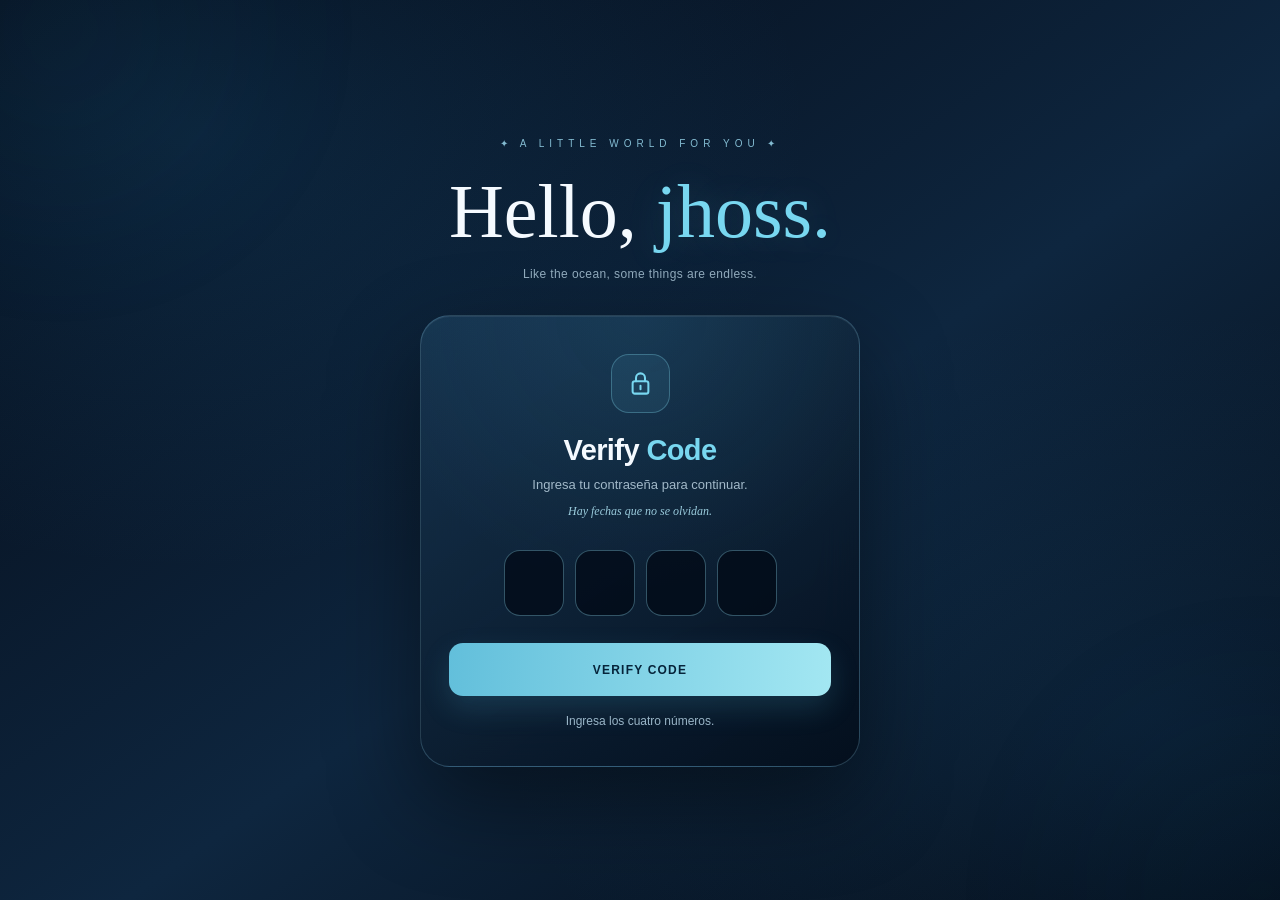
<file: index.html>
<!DOCTYPE html>
<html lang="es">
<head>

<meta charset="UTF-8">
<meta name="viewport" content="width=device-width, initial-scale=1.0">
<meta name="theme-color" content="#050b14">
<meta name="robots" content="noindex,nofollow">

<title>My Love | A Little World</title>

<link rel="stylesheet" href="estilos.css">

<style>

/* ==========================================
   MY LOVE - INDEX PRINCIPAL
   NEGRO · AZUL MARINO · CELESTE
========================================== */

:root {
  --negro: #050b14;
  --marino: #0e2238;
  --marino-claro: #173b59;
  --azul: #176a97;
  --celeste: #78d7f0;
  --hielo: #b4edf8;
  --blanco: #f5faff;
  --gris: #9ab4c7;
  --verde: #67ecb2;
  --rojo: #ff91a5;
}

* {
  margin: 0;
  padding: 0;
  box-sizing: border-box;
}

html {
  scroll-behavior: smooth;
}

body {
  min-height: 100vh;
  overflow-x: hidden;

  color: var(--blanco);

  font-family:
    "Segoe UI",
    Arial,
    sans-serif;

  background:
    radial-gradient(
      ellipse at 15% 15%,
      rgba(32,114,170,.20),
      transparent 40%
    ),
    radial-gradient(
      ellipse at 90% 80%,
      rgba(28,99,155,.16),
      transparent 40%
    ),
    linear-gradient(
      145deg,
      #040914,
      #0e263f 55%,
      #050b14
    );
}

button, input {
  font: inherit;
}

button:focus-visible,
input:focus-visible {
  outline: 2px solid var(--celeste);
  outline-offset: 3px;
}

/* ==========================================
   FONDO OCEÁNICO
========================================== */

.fondo-oceano {
  position: fixed;
  inset: 0;
  z-index: -1;
  overflow: hidden;
  pointer-events: none;
}

.resplandor {
  position: absolute;
  width: 360px;
  height: 360px;

  border-radius: 50%;
  filter: blur(95px);

  animation:
    respirarFondo 9s ease-in-out infinite;
}

.resplandor.uno {
  top: -150px;
  left: -120px;
  background: rgba(58,157,216,.18);
}

.resplandor.dos {
  right: -160px;
  bottom: -170px;
  background: rgba(17,98,167,.19);
  animation-delay: 3s;
}

@keyframes respirarFondo {
  0%,100% {
    opacity: .4;
    transform: scale(1);
  }

  50% {
    opacity: 1;
    transform: scale(1.2);
  }
}

.particula {
  position: absolute;

  width: 3px;
  height: 3px;

  border-radius: 50%;
  background: #9be5f4;

  box-shadow:
    0 0 11px rgba(127,217,239,.7);

  opacity: 0;

  animation:
    flotarParticula linear infinite;
}

@keyframes flotarParticula {
  0% {
    transform: translateY(105vh);
    opacity: 0;
  }

  20% {
    opacity: .55;
  }

  85% {
    opacity: .2;
  }

  100% {
    transform: translateY(-15vh);
    opacity: 0;
  }
}

/* ==========================================
   PANTALLA DE CONTRASEÑA
========================================== */

#pantallaAcceso {
  min-height: 100svh;

  display: flex;
  align-items: center;
  justify-content: center;
  flex-direction: column;

  padding: 32px 18px;
}

/* NOMBRE SUPERIOR */

.acceso-superior {
  text-align: center;
  margin-bottom: 34px;

  animation: aparecer 1s ease both;
}

.acceso-superior small {
  color: #83bbd1;
  font-size: 10px;
  letter-spacing: 5px;
}

.acceso-superior h1 {
  margin-top: 17px;

  font-family:
    Georgia,
    "Times New Roman",
    serif;

  font-size:
    clamp(43px,8vw,76px);

  font-weight: 400;
  line-height: 1.15;
}

.acceso-superior h1 span {
  color: var(--celeste);

  text-shadow:
    0 0 36px rgba(120,215,240,.18);
}

.acceso-superior p {
  margin-top: 12px;

  color: #93adbf;
  font-size: 12px;
  letter-spacing: .4px;
}

/* TARJETA */

.acceso-card {
  position: relative;

  width: min(440px,100%);

  padding: 38px 28px 30px;

  border-radius: 30px;

  border:
    1px solid rgba(146,211,235,.23);

  background:
    radial-gradient(
      circle at 50% 0%,
      rgba(68,159,206,.12),
      transparent 55%
    ),
    linear-gradient(
      145deg,
      rgba(23,54,81,.88),
      rgba(4,14,28,.94)
    );

  backdrop-filter: blur(19px);

  box-shadow:
    0 35px 90px rgba(0,0,0,.43),
    inset 0 1px 0 rgba(255,255,255,.07);

  text-align: center;

  animation: aparecer 1s ease both;
}

@keyframes aparecer {
  from {
    opacity: 0;
    transform: translateY(18px);
  }

  to {
    opacity: 1;
    transform: translateY(0);
  }
}

/* FORMULARIO */

#formularioAcceso {
  animation: aparecer .4s ease;
}

.candado {
  width: 59px;
  height: 59px;

  margin: 0 auto 21px;

  display: flex;
  justify-content: center;
  align-items: center;

  border-radius: 18px;

  background:
    rgba(100,195,225,.09);

  border:
    1px solid rgba(135,217,239,.3);

  color: var(--celeste);
}

.candado svg {
  width: 27px;
  height: 27px;

  stroke: currentColor;
  stroke-width: 1.8;
  stroke-linecap: round;
  stroke-linejoin: round;
  fill: none;
}

.acceso-card h2 {
  font-size: 29px;
  font-weight: 600;
  letter-spacing: -.6px;
}

.acceso-card h2 span {
  color: var(--celeste);
}

.subtitulo {
  margin-top: 10px;
  color: #a2b9c9;
  font-size: 13px;
}

.pista {
  margin-top: 12px;

  color: #99cadb;

  font-family: Georgia,serif;
  font-style: italic;
  font-size: 12px;
}

/* ==========================================
   CUATRO CASILLAS
========================================== */

.casillas {
  display: flex;
  justify-content: center;
  gap: 11px;

  margin: 31px auto 27px;
}

.casillas input {
  width: 60px;
  height: 66px;

  min-width: 0;

  text-align: center;

  border-radius: 16px;

  border:
    1px solid rgba(133,206,230,.37);

  outline: none;

  background:
    rgba(3,13,26,.83);

  color: #e9faff;

  font-size: 27px;
  font-weight: 650;

  caret-color: var(--celeste);

  transition:
    transform .25s,
    border-color .25s,
    box-shadow .25s;
}

.casillas input:focus {
  transform: translateY(-3px);

  border-color: #91e1f1;

  box-shadow:
    0 0 22px rgba(110,211,237,.17);
}

/* BOTÓN */

.boton-acceso {
  width: 100%;
  height: 53px;

  border: none;
  border-radius: 14px;

  color: #06243a;

  font-size: 12px;
  font-weight: 750;
  letter-spacing: 1.2px;

  background:
    linear-gradient(
      95deg,
      #62bfdb,
      #a3e7f2
    );

  box-shadow:
    0 12px 29px rgba(77,176,211,.18);

  cursor: pointer;
  transition: .3s;
}

.boton-acceso:hover {
  transform: translateY(-2px);
  filter: brightness(1.08);
}

.boton-acceso:disabled {
  cursor: default;
}

#mensajeAcceso {
  min-height: 22px;

  margin-top: 18px;

  color: #9ab6c8;
  font-size: 12px;
}

.error {
  animation: sacudir .4s ease;
}

@keyframes sacudir {
  25% {transform:translateX(-7px)}
  50% {transform:translateX(7px)}
  75% {transform:translateX(-4px)}
}

/* ==========================================
   ANIMACIÓN DE VERIFICACIÓN
========================================== */

#animacionVerificacion {
  display: none;

  flex-direction: column;
  align-items: center;
  justify-content: center;

  padding: 18px 0 9px;

  animation:
    aparecer .45s ease both;
}

#animacionVerificacion.visible {
  display: flex;
}

.verificacion-circulo {
  position: relative;

  width: 140px;
  height: 140px;

  margin: 5px auto 22px;

  display: flex;
  justify-content: center;
  align-items: center;
}

/* CÍRCULO AZUL GIRATORIO */

.anillo-verificacion {
  position: absolute;
  inset: 6px;

  border-radius: 50%;

  border:
    3px solid rgba(120,215,240,.11);

  border-top-color: #8bdef0;
  border-right-color: #8bdef0;

  box-shadow:
    0 0 28px rgba(99,200,231,.10);

  animation:
    girarVerificacion 1s linear infinite;
}

.anillo-verificacion::after {
  content: "";

  position: absolute;
  inset: 13px;

  border-radius: 50%;

  border:
    1px solid rgba(132,220,239,.13);
}

@keyframes girarVerificacion {
  to {
    transform: rotate(360deg);
  }
}

/* CORAZÓN */

.corazon-verificacion {
  position: relative;
  z-index: 2;

  font-size: 57px;
  line-height: 1;

  color: #9ce9f5;

  text-shadow:
    0 0 28px rgba(121,222,244,.28);

  animation:
    latir 1.2s ease-in-out infinite;
}

@keyframes latir {
  0%,100% {
    transform: scale(1);
  }

  50% {
    transform: scale(1.12);
  }
}

/* RESULTADO */

.icono-resultado {
  position: relative;
  z-index: 3;

  display: none;

  width: 98px;
  height: 98px;

  justify-content: center;
  align-items: center;

  border-radius: 50%;

  animation:
    aparecerResultado .65s
    cubic-bezier(.2,.8,.2,1.25) both;
}

.icono-resultado svg {
  width: 48px;
  height: 48px;

  fill: none;
  stroke: currentColor;

  stroke-width: 3.5;
  stroke-linecap: round;
  stroke-linejoin: round;
}

@keyframes aparecerResultado {
  0% {
    opacity: 0;

    transform:
      scale(.35)
      rotate(-20deg);
  }

  65% {
    opacity: 1;

    transform:
      scale(1.1)
      rotate(3deg);
  }

  100% {
    opacity: 1;
    transform: scale(1);
  }
}

.verificacion-titulo {
  margin-bottom: 9px;

  color: #e5faff;

  font-size: 23px;
  font-weight: 650;
}

.verificacion-subtitulo {
  max-width: 270px;

  color: #a0b9cb;

  font-size: 12px;
  line-height: 1.8;
}

/* ==========================================
   CHECK VERDE
========================================== */

#animacionVerificacion.correcto
.anillo-verificacion,

#animacionVerificacion.correcto
.corazon-verificacion {
  display: none;
}

#animacionVerificacion.correcto
.icono-resultado {
  display: flex;

  color: #75efb8;

  background:
    rgba(17,113,80,.16);

  border:
    2px solid #57e1a7;

  box-shadow:
    0 0 34px rgba(56,224,154,.23),
    inset 0 0 23px rgba(56,224,154,.07);
}

#animacionVerificacion.correcto
.verificacion-titulo {
  color: #73efb6;
}

/* ==========================================
   X ROJA
========================================== */

#animacionVerificacion.incorrecto
.anillo-verificacion,

#animacionVerificacion.incorrecto
.corazon-verificacion {
  display: none;
}

#animacionVerificacion.incorrecto
.icono-resultado {
  display: flex;

  color: #ff97a9;

  background:
    rgba(148,34,66,.15);

  border:
    2px solid #ed788f;

  box-shadow:
    0 0 34px rgba(236,89,123,.20),
    inset 0 0 23px rgba(236,89,123,.06);
}

#animacionVerificacion.incorrecto
.verificacion-titulo {
  color: #ff9bae;
}

/* ==========================================
   APLICACIÓN PRINCIPAL
========================================== */

#aplicacion {
  display: none;

  min-height: 100svh;

  padding: 27px 14px 35px;
}

.app-cabecera {
  text-align: center;
  padding: 12px 0 26px;
}

.app-cabecera small {
  color: #83bdd4;
  font-size: 10px;
  letter-spacing: 5px;
}

.app-cabecera h1 {
  margin-top: 13px;

  font-family: Georgia,serif;

  font-size:
    clamp(33px,6vw,48px);

  font-weight: 400;
}

.app-cabecera h1 span {
  color: var(--celeste);
}

/* ==========================================
   MENÚ ANIMADO
========================================== */

.menu-contenedor {
  position: sticky;

  top: 12px;
  z-index: 30;

  width: min(760px,100%);
  margin: 0 auto;
}

.menu {
  position: relative;

  display: grid;

  grid-template-columns:
    repeat(5,minmax(0,1fr));

  gap: 4px;

  padding: 7px;

  border-radius: 26px;

  border:
    1px solid rgba(120,192,219,.23);

  background:
    rgba(8,24,43,.95);

  backdrop-filter: blur(20px);

  box-shadow:
    0 17px 43px rgba(0,0,0,.30);
}

/* INDICADOR DESLIZANTE */

.menu-indicador {
  position: absolute;

  z-index: 0;
  top: 7px;
  left: 0;

  height: 64px;

  border-radius: 20px;

  background:
    linear-gradient(
      135deg,
      #165b87,
      #329bc5
    );

  box-shadow:
    0 8px 25px rgba(39,156,204,.27);

  transition:
    transform .42s cubic-bezier(.2,.8,.2,1),
    width .42s ease;
}

/* BOTONES */

.menu-btn {
  position: relative;
  z-index: 1;

  height: 64px;

  border: none;
  border-radius: 20px;

  background: transparent;

  color: #a5bed0;

  display: flex;
  flex-direction: column;

  justify-content: center;
  align-items: center;

  gap: 6px;

  cursor: pointer;

  font-size: 11px;

  transition: color .3s;
}

.menu-btn svg {
  width: 22px;
  height: 22px;

  stroke: currentColor;
  fill: none;

  stroke-width: 1.9;
  stroke-linecap: round;
  stroke-linejoin: round;
}

.menu-btn.activo {
  color: #ffffff;
  font-weight: 700;
}

/* ==========================================
   CONTENIDO DE LAS PÁGINAS
========================================== */

.vista {
  width: min(1050px,100%);
  margin: 0 auto;
}

#marcoPagina {
  display: block;

  width: 100%;
  height: 650px;
  min-height: 480px;

  border: none;
  background: transparent;
}

.pie-app {
  margin-top: 33px;

  text-align: center;

  font-size: 10px;
  letter-spacing: 3px;

  color: #698ba3;
}

/* ==========================================
   RESPONSIVE - CELULAR
========================================== */

@media(max-width:600px) {

  .acceso-superior h1 {
    font-size: 44px;
  }

  .acceso-superior small {
    font-size: 9px;
    letter-spacing: 3px;
  }

  .acceso-card {
    padding: 32px 18px 26px;
  }

  .casillas {
    gap: 8px;
  }

  .casillas input {
    width: 54px;
    height: 61px;
  }

  #aplicacion {
    padding: 25px 10px 30px;
  }

  .menu {
    padding: 5px;
    gap: 2px;
    border-radius: 20px;
  }

  .menu-btn {
    height: 58px;
    font-size: 9px;
    gap: 4px;
    border-radius: 16px;
  }

  .menu-btn svg {
    width: 19px;
    height: 19px;
  }

  .menu-indicador {
    top: 5px;
    height: 58px;
    border-radius: 16px;
  }

  #marcoPagina {
    min-height: 420px;
  }

}

/* ACCESIBILIDAD */

@media(prefers-reduced-motion:reduce) {

  *,*::before,*::after {
    animation-duration: .01ms !important;
    transition-duration: .01ms !important;
    scroll-behavior: auto !important;
  }

}

</style>
</head>

<body>

<!-- ==========================================
     FONDO
========================================== -->

<div class="fondo-oceano" id="fondoOceano">

  <div class="resplandor uno"></div>
  <div class="resplandor dos"></div>

</div>


<!-- ==========================================
     PANTALLA DE CONTRASEÑA
========================================== -->

<section id="pantallaAcceso">

  <div class="acceso-superior">

    <small>
      ✦ A LITTLE WORLD FOR YOU ✦
    </small>

    <h1>
      Hello, <span>jhoss.</span>
    </h1>

    <p>
      Like the ocean, some things are endless.
    </p>

  </div>


  <div class="acceso-card" id="accesoCard">

    <!-- FORMULARIO -->

    <div id="formularioAcceso">

      <div class="candado">

        <svg viewBox="0 0 24 24">
          <rect x="5" y="10" width="14" height="11" rx="2"/>
          <path d="M8 10V7a4 4 0 0 1 8 0v3"/>
          <path d="M12 14v3"/>
        </svg>

      </div>

      <h2>
        Verify <span>Code</span>
      </h2>

      <p class="subtitulo">
        Ingresa tu contraseña para continuar.
      </p>

      <p class="pista">
        Hay fechas que no se olvidan.
      </p>


      <!-- CUATRO CASILLAS -->

      <div class="casillas" id="casillas">

        <input
          type="password"
          maxlength="1"
          inputmode="numeric"
          autocomplete="off"
          aria-label="Dígito 1">

        <input
          type="password"
          maxlength="1"
          inputmode="numeric"
          autocomplete="off"
          aria-label="Dígito 2">

        <input
          type="password"
          maxlength="1"
          inputmode="numeric"
          autocomplete="off"
          aria-label="Dígito 3">

        <input
          type="password"
          maxlength="1"
          inputmode="numeric"
          autocomplete="off"
          aria-label="Dígito 4">

      </div>


      <button
        class="boton-acceso"
        id="btnAcceso">

        VERIFY CODE

      </button>

      <p id="mensajeAcceso" aria-live="polite">
        Ingresa los cuatro números.
      </p>

    </div>


    <!-- ====================================
         ANIMACIÓN DE VERIFICACIÓN
    ==================================== -->

    <div
      id="animacionVerificacion"
      role="status"
      aria-live="polite">

      <div class="verificacion-circulo">

        <div class="anillo-verificacion"></div>

        <div class="corazon-verificacion">
          ♡
        </div>

        <div
          class="icono-resultado"
          id="iconoResultado">
        </div>

      </div>

      <h3
        class="verificacion-titulo"
        id="verificacionTitulo">

        Verificando...

      </h3>

      <p
        class="verificacion-subtitulo"
        id="verificacionSubtitulo">

        Un pequeño momento, cariño. ♡

      </p>

    </div>

  </div>

</section>


<!-- ==========================================
     APLICACIÓN PRINCIPAL
========================================== -->

<main id="aplicacion">

  <!-- ENCABEZADO -->

  <header class="app-cabecera">

    <small>
      ✦ A LITTLE WORLD FOR YOU ✦
    </small>

    <h1>
      For <span>my love.</span>
    </h1>

  </header>


  <!-- =====================================
       MENÚ
  ===================================== -->

  <div class="menu-contenedor">

    <nav
      class="menu"
      aria-label="Menú principal">

      <div
        class="menu-indicador"
        id="indicador">
      </div>


      <!-- INICIO -->

      <button
        class="menu-btn activo"
        data-pagina="inicio.html">

        <svg viewBox="0 0 24 24">
          <path d="m3 10 9-7 9 7v10H3z"/>
          <path d="M9 20v-7h6v7"/>
        </svg>

        <span>Inicio</span>

      </button>


      <!-- BUSCAR -->

      <button
        class="menu-btn"
        data-pagina="busqueda.html">

        <svg viewBox="0 0 24 24">
          <circle cx="10.5" cy="10.5" r="7"/>
          <path d="m16 16 5 5"/>
        </svg>

        <span>Buscar</span>

      </button>


      <!-- PENSAMIENTOS -->

      <button
        class="menu-btn"
        data-pagina="pensamientos.html">

        <svg viewBox="0 0 24 24">
          <path d="M12 2l2.3 6.7L21 11l-6.7 2.3L12 20l-2.3-6.7L3 11l6.7-2.3z"/>
        </svg>

        <span>Recuerdalo</span>

      </button>


      <!-- CARTAS -->

      <button
        class="menu-btn"
        data-pagina="aprender.html">

        <svg viewBox="0 0 24 24">
          <rect x="2" y="5" width="20" height="14" rx="2"/>
          <path d="m3 7 9 7 9-7"/>
        </svg>

        <span>Aprende algo nuevo. IA</span>

      </button>


      <!-- AGENDA -->

      <button
        class="menu-btn"
        data-pagina="agenda.html">

        <svg viewBox="0 0 24 24">
          <path d="M5 3h14v18l-7-5-7 5z"/>
        </svg>

        <span>Agenda</span>

      </button>

    </nav>

  </div>


  <!-- =====================================
       CONTENIDO DINÁMICO
  ===================================== -->

  <div class="vista">

    <iframe
      id="marcoPagina"
      title="Contenido de My Love">
    </iframe>

  </div>


  <!-- PIE -->

  <footer class="pie-app">
    MADE WITH CARE · FOR MY LOVE ♡
  </footer>

</main>


<script>

/* ==========================================
   1. CONFIGURACIÓN
========================================== */

// CONTRASEÑA PRINCIPAL

const CLAVE = "1230";


/* ==========================================
   2. FONDO CON PARTÍCULAS
========================================== */

const fondo = document.getElementById("fondoOceano");

for(let i=0; i<24; i++){

  const particula=document.createElement("span");

  particula.className="particula";

  particula.style.left =
    Math.random()*100+"%";

  particula.style.animationDuration =
    (9+Math.random()*12)+"s";

  particula.style.animationDelay =
    (-Math.random()*20)+"s";

  fondo.appendChild(particula);

}


/* ==========================================
   3. ELEMENTOS DE ACCESO
========================================== */

const entradas=[
  ...document.querySelectorAll(".casillas input")
];

const acceso=document.getElementById(
  "pantallaAcceso"
);

const app=document.getElementById(
  "aplicacion"
);

const formulario=document.getElementById(
  "formularioAcceso"
);

const aviso=document.getElementById(
  "mensajeAcceso"
);

const card=document.getElementById(
  "accesoCard"
);

const botonAcceso=document.getElementById(
  "btnAcceso"
);

const animacion=document.getElementById(
  "animacionVerificacion"
);

const tituloAnimacion=document.getElementById(
  "verificacionTitulo"
);

const subtituloAnimacion=document.getElementById(
  "verificacionSubtitulo"
);

const iconoResultado=document.getElementById(
  "iconoResultado"
);

let verificando=false;


/* ==========================================
   4. MOVIMIENTO DE LAS CUATRO CASILLAS
========================================== */

entradas.forEach((campo,i)=>{

  campo.addEventListener("input",()=>{

    if(verificando) return;

    campo.value=campo.value
      .replace(/\D/g,"")
      .slice(-1);

    if(campo.value && i<3){
      entradas[i+1].focus();
    }

    aviso.textContent=
      "Ingresa los cuatro números.";

  });


  campo.addEventListener("keydown",e=>{

    if(verificando) return;

    if(
      e.key==="Backspace" &&
      !campo.value &&
      i>0
    ){
      entradas[i-1].focus();
    }

    if(e.key==="ArrowLeft" && i>0){
      entradas[i-1].focus();
    }

    if(e.key==="ArrowRight" && i<3){
      entradas[i+1].focus();
    }

    if(e.key==="Enter"){
      verificar();
    }

  });


  /* PEGAR CÓDIGO COMPLETO */

  campo.addEventListener("paste",e=>{

    if(verificando) return;

    e.preventDefault();

    const numeros=e.clipboardData
      .getData("text")
      .replace(/\D/g,"")
      .slice(0,4);

    entradas.forEach(c=>c.value="");

    numeros.split("").forEach((n,j)=>{
      entradas[j].value=n;
    });

    entradas[Math.min(numeros.length,3)].focus();

  });

});


/* ==========================================
   5. FUNCIÓN DE ESPERA
========================================== */

function esperar(ms){

  return new Promise(resolve=>{
    setTimeout(resolve,ms);
  });

}


/* ==========================================
   6. VERIFICACIÓN ANIMADA
========================================== */

async function verificar(){

  if(verificando) return;

  const valor=entradas
    .map(e=>e.value)
    .join("");

  if(valor.length!==4){

    aviso.textContent=
      "Completa los cuatro números. ♡";

    return;
  }

  verificando=true;

  botonAcceso.disabled=true;

  entradas.forEach(e=>{
    e.disabled=true;
  });


  /* OCULTAR FORMULARIO */

  formulario.style.display="none";


  /* MOSTRAR CÍRCULO GIRATORIO */

  animacion.className="visible";

  iconoResultado.innerHTML="";

  tituloAnimacion.textContent=
    "Verificando...";

  subtituloAnimacion.textContent=
    "Un pequeño momento, cariño. ♡";


  /* ESPERAR ANIMACIÓN */

  await esperar(1400);


  /* =====================================
     CONTRASEÑA CORRECTA
  ===================================== */

  if(valor===CLAVE){

    animacion.className=
      "visible correcto";

    iconoResultado.innerHTML=`
      <svg viewBox="0 0 24 24">
        <path d="M4 12.5l5.2 5.2L20 6.5"/>
      </svg>
    `;

    tituloAnimacion.textContent=
      "Access granted ♡";

    subtituloAnimacion.textContent=
      "Bienvenida a tu pequeño mundo.";


    /* MOSTRAR CHECK VERDE */

    await esperar(1700);


    /* ENTRAR A LA APLICACIÓN */

    acceso.style.display="none";

    app.style.display="block";


    /* SIEMPRE ABRIR INICIO */

    abrirPagina("inicio.html");

    window.scrollTo(0,0);

  }

  /* =====================================
     CONTRASEÑA INCORRECTA
  ===================================== */

  else {

    animacion.className=
      "visible incorrecto";

    iconoResultado.innerHTML=`
      <svg viewBox="0 0 24 24">
        <path d="M6 6l12 12M18 6L6 18"/>
      </svg>
    `;

    tituloAnimacion.textContent=
      "Sigue intentando ♡";

    subtituloAnimacion.textContent=
      "Inténtalo una vez más, cariño.";


    /* MOSTRAR X ROJA */

    await esperar(1700);


    /* REGRESAR A LAS CASILLAS */

    animacion.className="";

    formulario.style.display="block";

    card.classList.remove("error");

    entradas.forEach(e=>{
      e.value="";
      e.disabled=false;
    });

    botonAcceso.disabled=false;

    aviso.textContent=
      "Hay fechas que no se olvidan. ♡";

    entradas[0].focus();

  }

  verificando=false;

}


/* BOTÓN VERIFICAR */

botonAcceso.addEventListener(
  "click",
  verificar
);


/* ==========================================
   7. MENÚ PRINCIPAL
========================================== */

const botones=[
  ...document.querySelectorAll(".menu-btn")
];

const indicador=document.getElementById(
  "indicador"
);

const marco=document.getElementById(
  "marcoPagina"
);


/* MOVER INDICADOR AZUL */

function moverIndicador(){

  const seleccionado=document.querySelector(
    ".menu-btn.activo"
  );

  if(!seleccionado) return;

  indicador.style.width=
    seleccionado.offsetWidth+"px";

  indicador.style.transform=
    "translateX("+
    seleccionado.offsetLeft+
    "px)";

}


/* ABRIR PÁGINAS */

function abrirPagina(archivo){

  botones.forEach(btn=>{

    btn.classList.toggle(
      "activo",
      btn.dataset.pagina===archivo
    );

  });

  marco.style.height="650px";

  marco.src=archivo;

  requestAnimationFrame(moverIndicador);

}


/* CLIC EN BOTONES */

botones.forEach(btn=>{

  btn.addEventListener("click",()=>{

    abrirPagina(
      btn.dataset.pagina
    );

  });

});


/* AJUSTAR MENÚ */

window.addEventListener(
  "resize",
  moverIndicador
);


/* ==========================================
   8. AJUSTAR ALTURA DE PÁGINAS HTML
========================================== */

let observadorPagina=null;

function ajustarAlturaMarco(){

  try {

    const documento=marco.contentDocument;

    if(!documento) return;

    const altura=Math.max(
      documento.documentElement.scrollHeight,
      documento.body?.scrollHeight||0
    );

    if(altura>0){

      marco.style.height=
        Math.min(
          Math.max(altura+30,420),
          30000
        )+"px";

    }

  }catch(error){

    // Mantener tamaño predeterminado.

  }

}


/* MENSAJES DE LAS PÁGINAS */

window.addEventListener("message",e=>{

  if(e.origin!==window.location.origin) return;

  if(e.source!==marco.contentWindow) return;

  if(e.data?.tipo==="alturaPagina"){

    const altura=Number(e.data.altura);

    if(
      Number.isFinite(altura) &&
      altura>=300
    ){

      marco.style.height=
        Math.min(altura+30,30000)+"px";

    }

  }

});


/* CUANDO CARGA UNA PÁGINA */

marco.addEventListener("load",()=>{

  if(observadorPagina){

    observadorPagina.disconnect();
    observadorPagina=null;

  }

  ajustarAlturaMarco();

  try {

    const documento=marco.contentDocument;

    if(
      documento &&
      documento.body &&
      typeof ResizeObserver!=="undefined"
    ){

      observadorPagina=new ResizeObserver(
        ajustarAlturaMarco
      );

      observadorPagina.observe(
        documento.body
      );

    }

  }catch(error){

    // La página seguirá visible.

  }

});

</script>

</body>
</html>
</file>
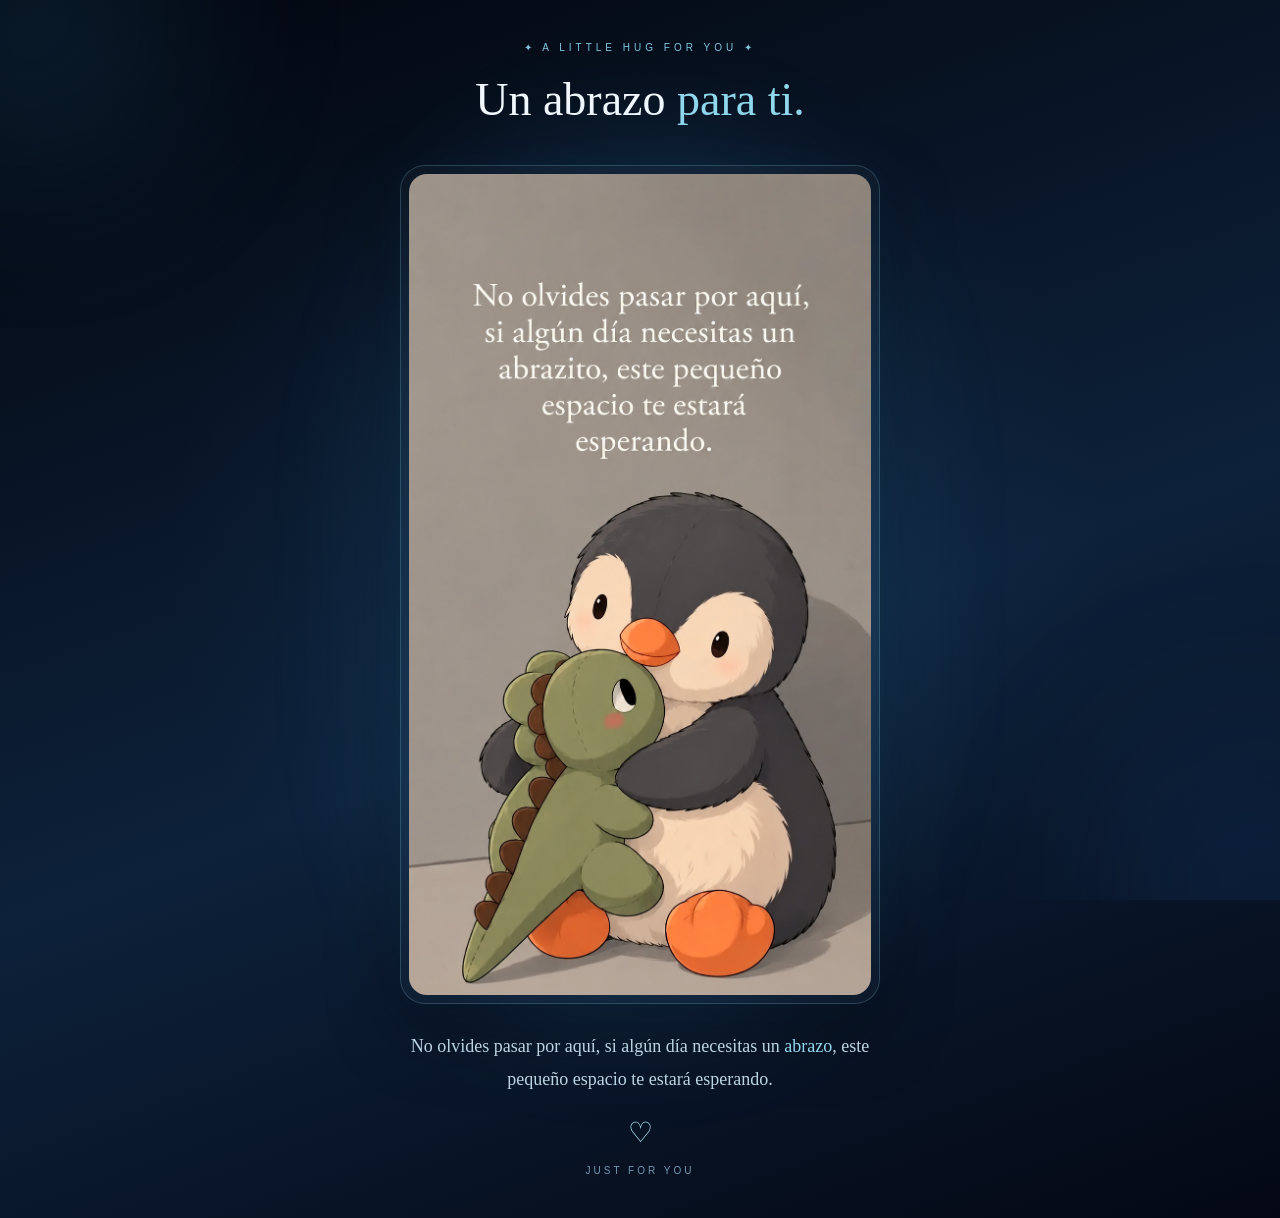
<file: abrazo.html>
<!DOCTYPE html>
<html lang="es">
<head>
<meta charset="UTF-8">
<meta name="viewport" content="width=device-width, initial-scale=1.0">

<title>Un abrazo para ti | My Love</title>

<style>

/* ==========================================
   MY LOVE - UN ABRAZO PARA TI
========================================== */

:root {
  --negro: #050912;
  --marino: #0d2038;
  --celeste: #91d9ed;
  --blanco: #f4faff;
  --gris: #a6b7c8;
}

* {
  margin: 0;
  padding: 0;
  box-sizing: border-box;
}

html {
  scroll-behavior: smooth;
}

body {
  min-height: 100vh;
  overflow-x: hidden;

  color: var(--blanco);

  font-family:
    "Segoe UI",
    Arial,
    sans-serif;

  background:
    radial-gradient(
      ellipse at 50% 45%,
      rgba(44,106,159,.16),
      transparent 52%
    ),
    linear-gradient(
      160deg,
      #03060e,
      #0d213a 55%,
      #040814
    );
}

/* ==========================================
   FONDO
========================================== */

.fondo {
  position: fixed;
  inset: 0;
  z-index: -1;
  pointer-events: none;
  overflow: hidden;
}

.luz {
  position: absolute;
  border-radius: 50%;
  filter: blur(85px);
  animation: respirar 7s ease-in-out infinite;
}

.luz.uno {
  width: 300px;
  height: 300px;
  top: -130px;
  left: -120px;
  background: rgba(49,140,201,.15);
}

.luz.dos {
  width: 320px;
  height: 320px;
  right: -140px;
  bottom: -140px;
  background: rgba(37,98,171,.15);
  animation-delay: 3s;
}

@keyframes respirar {
  0%,100% {
    opacity: .35;
    transform: scale(1);
  }

  50% {
    opacity: .8;
    transform: scale(1.18);
  }
}

/* ==========================================
   CONTENIDO
========================================== */

.pagina {
  min-height: 100vh;

  display: flex;
  align-items: center;
  justify-content: center;

  padding: 42px 20px;
}

.contenido {
  width: min(700px,100%);
  text-align: center;
}

.etiqueta {
  color: #80c7df;
  font-size: 10px;
  letter-spacing: 4px;
  margin-bottom: 17px;
}

h1 {
  font-family:
    Georgia,
    "Times New Roman",
    serif;

  font-size: clamp(30px,5vw,46px);
  font-weight: 400;
  line-height: 1.3;
}

h1 span {
  color: var(--celeste);
}

.subtitulo {
  max-width: 490px;
  margin: 18px auto 0;

  color: #b4c9d8;
  font-size: 14px;
  line-height: 1.9;
}

/* ==========================================
   IMAGEN ORIGINAL
========================================== */

.imagen-contenedor {
  position: relative;

  width: min(480px,100%);
  margin: 35px auto 0;

  padding: 8px;

  border-radius: 25px;

  border:
    1px solid rgba(145,215,237,.22);

  background:
    rgba(255,255,255,.025);

  box-shadow:
    0 26px 70px rgba(0,0,0,.38),
    0 0 60px rgba(80,165,218,.065);

  animation:
    aparecerImagen 1.1s ease both;
}

.imagen-contenedor img {
  display: block;

  width: 100%;
  height: auto;

  border-radius: 18px;
}

/* BRILLO DETRÁS DE LA IMAGEN */

.resplandor {
  position: absolute;
  z-index: -1;

  inset: -20px;

  border-radius: 40%;

  background:
    rgba(63,157,209,.12);

  filter: blur(55px);

  animation:
    brilloSuave 5s ease-in-out infinite;
}

@keyframes brilloSuave {
  0%,100% {
    opacity: .4;
    transform: scale(.96);
  }

  50% {
    opacity: .9;
    transform: scale(1.05);
  }
}

@keyframes aparecerImagen {
  from {
    opacity: 0;

    transform:
      translateY(24px)
      scale(.96);
  }

  to {
    opacity: 1;

    transform:
      translateY(0)
      scale(1);
  }
}

/* ==========================================
   MENSAJE BREVE
========================================== */

.mensaje {
  max-width: 500px;
  margin: 26px auto 0;

  color: #bcd3e1;

  font-family: Georgia,serif;
  font-size: clamp(15px,2.5vw,18px);
  line-height: 1.85;

  animation:
    aparecerImagen 1s .3s both;
}

.mensaje span {
  color: var(--celeste);
}

.corazon {
  margin-top: 20px;

  color: #a6e6f3;
  font-size: 28px;

  animation:
    latir 2.3s ease-in-out infinite;
}

@keyframes latir {
  0%,100% {
    transform: scale(1);
  }

  50% {
    transform: scale(1.18);
  }
}

.firma {
  margin-top: 16px;

  color: #7698b1;

  font-size: 10px;
  letter-spacing: 3px;
}

/* ==========================================
   CELULAR
========================================== */

@media(max-width:600px) {

  .pagina {
    padding: 32px 16px 50px;
  }

  .imagen-contenedor {
    width: min(400px,100%);
  }

  .subtitulo {
    font-size: 13px;
  }

  .mensaje {
    font-size: 15px;
  }

}

@media(prefers-reduced-motion:reduce) {

  *,*::before,*::after {
    animation: none !important;
  }

}

</style>
</head>

<body>

<!-- FONDO -->

<div class="fondo">

  <div class="luz uno"></div>
  <div class="luz dos"></div>

</div>


<!-- CONTENIDO -->

<main class="pagina">

  <section class="contenido">

    <div class="etiqueta">
      ✦ A LITTLE HUG FOR YOU ✦
    </div>

    <h1>
      Un abrazo <span>para ti.</span>
    </h1>


    <!-- IMAGEN QUE TÚ TIENES -->

    <div class="imagen-contenedor">

      <div class="resplandor"></div>

      <img
        src="abrazooso.png"
        alt="Una imagen especial de abrazo para ti">

    </div>


    <!-- FRASE PRINCIPAL -->

    <p class="mensaje">

      No olvides pasar por aquí,
      si algún día necesitas un
      <span>abrazo</span>,
      este pequeño espacio
      te estará esperando.

    </p>


    <div class="corazon">
      ♡
    </div>

    <div class="firma">
      JUST FOR YOU
    </div>

  </section>

</main>


<script>

/* ==========================================
   AJUSTAR ALTURA EN EL BUSCADOR
========================================== */

function avisarAltura() {

  requestAnimationFrame(() => {

    window.parent.postMessage({

      tipo: "alturaPagina",

      altura:
        document.documentElement.scrollHeight

    }, window.location.origin);

  });

}

window.addEventListener("load", avisarAltura);

window.addEventListener("resize", avisarAltura);

/* Volver a medir cuando cargue la imagen */

const imagen = document.querySelector(
  ".imagen-contenedor img"
);

imagen.addEventListener("load", avisarAltura);

</script>

</body>
</html>
</file>
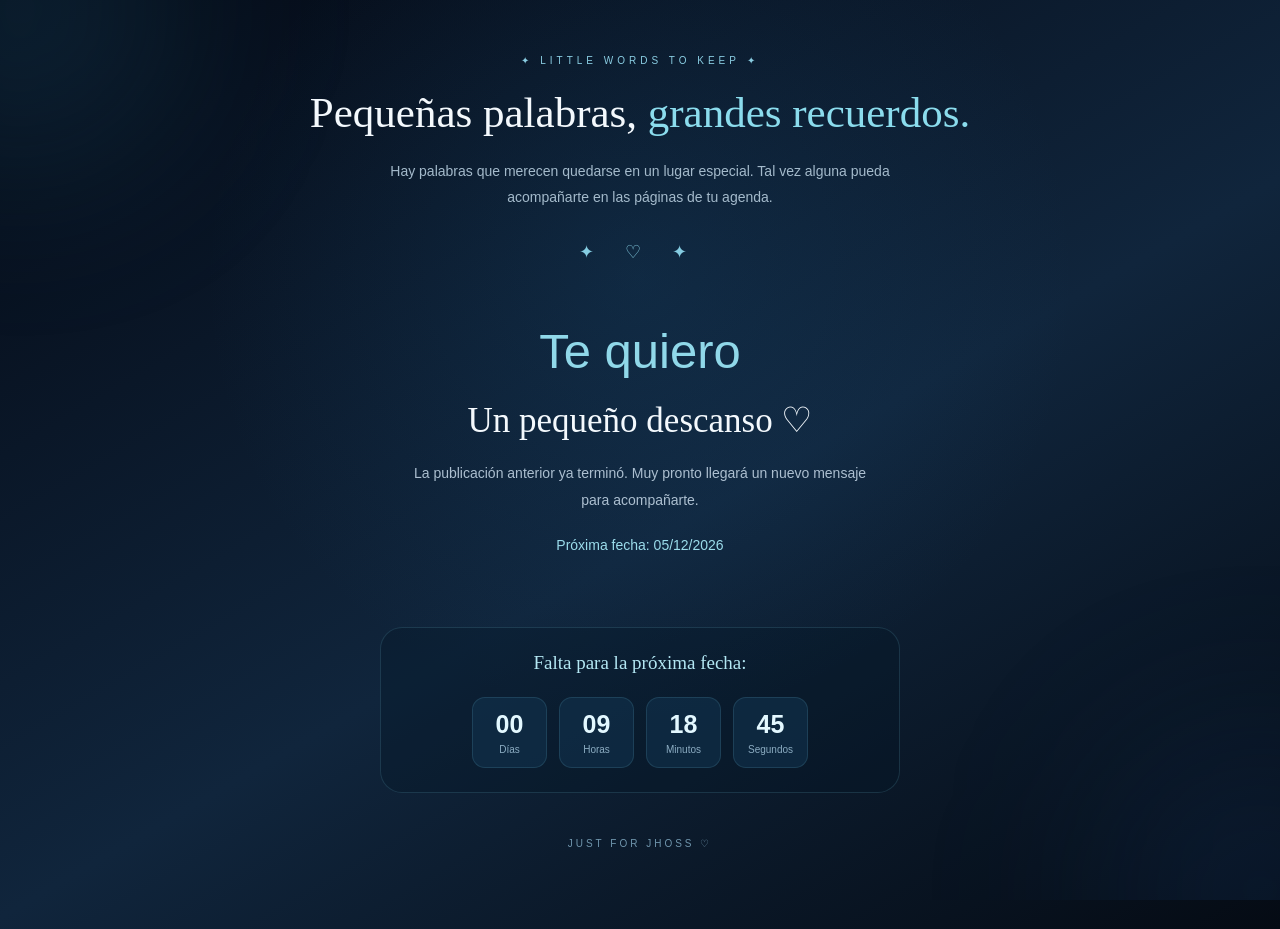
<file: agenda.html>
<!DOCTYPE html>
<html lang="es">
<head>
<meta charset="UTF-8">
<meta name="viewport" content="width=device-width, initial-scale=1.0">

<title>Mi agenda | Jhoss</title>

<style>
:root {
  --fondo:#050b14;
  --marino:#10283e;
  --azul:#176a97;
  --celeste:#8bdced;
  --blanco:#f4f9fd;
  --gris:#a4bacb;
}

* {
  margin:0;
  padding:0;
  box-sizing:border-box;
}

body {
  min-height:100vh;
  color:var(--blanco);
  font-family:"Segoe UI",Arial,sans-serif;
  overflow-x:hidden;

  background:
    radial-gradient(
      ellipse at 50% 30%,
      rgba(32,100,151,.18),
      transparent 48%
    ),
    linear-gradient(
      150deg,
      #040914,
      #10253c 55%,
      #050b14
    );
}

/* FONDO */

.fondo {
  position:fixed;
  inset:0;
  z-index:-1;
  pointer-events:none;
  overflow:hidden;
}

.luz {
  position:absolute;
  width:320px;
  height:320px;
  border-radius:50%;
  filter:blur(90px);
  animation:respirar 8s ease-in-out infinite;
}

.luz.uno {
  top:-150px;
  left:-140px;
  background:rgba(57,160,209,.15);
}

.luz.dos {
  right:-140px;
  bottom:-150px;
  background:rgba(38,102,174,.14);
}

@keyframes respirar {
  0%,100% {opacity:.3;transform:scale(1)}
  50% {opacity:.8;transform:scale(1.17)}
}

/* GENERAL */

.pagina {
  max-width:760px;
  margin:0 auto;
  padding:55px 19px 80px;
  text-align:center;
}

.etiqueta {
  color:#8acde2;
  font-size:10px;
  letter-spacing:4px;
}

h1 {
  margin-top:19px;
  font-family:Georgia,serif;
  font-size:clamp(30px,5vw,43px);
  font-weight:400;
  line-height:1.3;
}

h1 span {
  color:var(--celeste);
}

.intro {
  max-width:540px;
  margin:17px auto 0;
  color:var(--gris);
  font-size:14px;
  line-height:1.9;
}

.decoracion {
  color:#85cde2;
  font-size:18px;
  letter-spacing:13px;
  margin:30px auto;
}

.separador {
  width:90px;
  height:1px;
  margin:31px auto;
  background:linear-gradient(
    90deg,
    transparent,
    #86cce0,
    transparent
  );
}

/* PUBLICACIÓN */

.publicacion {
  animation:aparecer .8s ease both;
}

@keyframes aparecer {
  from {
    opacity:0;
    transform:translateY(18px);
  }
  to {
    opacity:1;
    transform:translateY(0);
  }
}

.fecha {
  color:#8dcfe3;
  font-size:11px;
  letter-spacing:2px;
}

.titulo-frase {
  margin-top:18px;
  font-family:Georgia,serif;
  font-size:clamp(26px,4vw,34px);
  font-weight:400;
}

.codigo {
  margin-top:12px;
  color:#7e9fb7;
  font-size:11px;
  letter-spacing:2px;
}

.icono {
  margin:31px auto 17px;
  color:#9de3f0;
  font-size:37px;
}

.rotulo {
  color:#92d9e9;
  font-size:10px;
  letter-spacing:3px;
}

.nota {
  max-width:580px;
  margin:20px auto 0;
  font-family:Georgia,serif;
  font-size:clamp(21px,3.5vw,27px);
  line-height:1.75;
  font-style:italic;
  color:#eef9ff;
}

.explicacion {
  max-width:570px;
  margin:35px auto 0;
}

.explicacion h3 {
  color:var(--celeste);
  font-family:Georgia,serif;
  font-size:23px;
  font-weight:400;
}

.explicacion p {
  margin-top:18px;
  color:#c2d3df;
  font-size:14px;
  line-height:2;
}

/* CONTADOR */

.contador-zona {
  margin:38px auto 0;
  max-width:520px;
  padding:24px 14px;

  border:1px solid rgba(119,200,225,.16);
  border-radius:22px;

  background:rgba(6,23,39,.32);
}

.contador-zona h3 {
  color:#b3e7f3;
  font-family:Georgia,serif;
  font-size:19px;
  font-weight:400;
}

.contador-zona p {
  margin-top:10px;
  color:#95b3c6;
  font-size:12px;
  line-height:1.8;
}

.reloj {
  display:flex;
  justify-content:center;
  gap:12px;
  margin-top:23px;
}

.tiempo {
  min-width:75px;
  padding:12px 8px;
  border-radius:13px;
  background:rgba(18,53,78,.58);
  border:1px solid rgba(121,205,231,.14);
}

.tiempo strong {
  display:block;
  font-size:25px;
  font-weight:600;
  color:#e3f8ff;
  font-variant-numeric:tabular-nums;
}

.tiempo small {
  display:block;
  margin-top:5px;
  color:#8cacc2;
  font-size:10px;
}

/* CERRADO */

.cerrado {
  padding:30px 10px;
  animation:aparecer .7s ease both;
}

.candado {
  font-size:49px;
  color:#90d8e9;
  margin-bottom:21px;
}

.cerrado h2 {
  font-family:Georgia,serif;
  font-weight:400;
  font-size:clamp(27px,4vw,35px);
}

.cerrado p {
  max-width:480px;
  margin:19px auto 0;
  color:#acbfd0;
  line-height:1.9;
  font-size:14px;
}

.proxima-fecha {
  color:#9bdceb!important;
}

/* FIRMA */

.firma {
  margin-top:45px;
  color:#7096ad;
  letter-spacing:3px;
  font-size:10px;
}

@media(max-width:600px) {
  .pagina {padding:42px 15px 70px}
  .intro,.explicacion p {font-size:13px}
  .nota {font-size:22px}
  .tiempo {min-width:65px}
  .reloj {gap:8px}
}

@media(prefers-reduced-motion:reduce) {
  *,*::before,*::after {
    animation:none!important;
  }
}
</style>
</head>

<body>

<div class="fondo">
  <div class="luz uno"></div>
  <div class="luz dos"></div>
</div>

<main class="pagina">

  <div class="etiqueta">
    ✦ LITTLE WORDS TO KEEP ✦
  </div>

  <h1>
    Pequeñas palabras,
    <span>grandes recuerdos.</span>
  </h1>

  <p class="intro">
    Hay palabras que merecen quedarse
    en un lugar especial.
    Tal vez alguna pueda acompañarte
    en las páginas de tu agenda.
  </p>

  <div class="decoracion">
    ✦ ♡ ✦
  </div>

  <!-- CONTENIDO AUTOMÁTICO -->

  <div id="contenidoAgenda"></div>

  <div class="firma">
    JUST FOR JHOSS ♡
  </div>

</main>

<script>

/* ==========================================
   CONFIGURACIÓN GENERAL

   2 DÍAS ABIERTA
   1 DÍA CERRADA
========================================== */

const DIAS_VISIBLE = 2;
const DIAS_DESCANSO = 1;


// FECHA DE LA PRIMERA PUBLICACIÓN

const FECHA_INICIAL = "2026-11-05";


/* ==========================================
   AQUÍ AGREGARÁS LAS FRASES

   CADA PUBLICACIÓN TIENE:
   - fecha
   - código
   - título
   - nota para la agenda
   - explicación alentadora

   NO MODIFIQUES EL RESTO DEL CÓDIGO
========================================== */

const FRASES = [

  {
    fecha:"2026-11-05",

    codigo:"JH-001",

    titulo:"Estás construyendo tu futuro",

    nota:
      "Cada pequeño esfuerzo de hoy me acerca " +
      "a la médica que sueño ser.",

    explicacion:
      "Habrá días de cansancio, clases difíciles " +
      "y momentos en los que extrañes a tu familia. " +
      "Pero recuerda que cada página que estudias " +
      "y cada esfuerzo que haces tienen un propósito. " +
      "Estás construyendo poco a poco tu futuro. " +
      "Confía en ti y descansa cuando lo necesites."
  }

  /*
  SEGUNDA PUBLICACIÓN:

  Cuando tengas la siguiente frase,
  agrega una coma después de la llave
  de la primera y escribe:

  ,{
    fecha:"2026-11-08",
    codigo:"JH-002",
    titulo:"Sigue confiando",
    nota:"Voy a confiar en mi proceso y avanzar a mi ritmo.",
    explicacion:"No todos los días serán fáciles, pero cada paso tiene valor."
  }

  */

];


/* ==========================================
   SISTEMA DE FECHAS
   ZONA HORARIA DE PERÚ
========================================== */

// Perú utiliza UTC-5 todo el año.

const DIA = 24 * 60 * 60 * 1000;
const PERU_OFFSET = 5 * 60 * 60 * 1000;

function ahoraPeru() {
  return Date.now() - PERU_OFFSET;
}

function fechaEnMilisegundos(fecha) {
  return Date.parse(fecha + "T00:00:00Z");
}

function formatoFecha(fecha) {
  const [anio,mes,dia] = fecha.split("-");
  return dia + "/" + mes + "/" + anio;
}

function fechaDesdeMilisegundos(valor) {
  return new Date(valor).toISOString().slice(0,10);
}


/* ==========================================
   CALCULAR CICLO

   DÍA 1: ABIERTA
   DÍA 2: ABIERTA
   DÍA 3: CERRADA
========================================== */

function obtenerEstado() {

  const ahora = ahoraPeru();

  const inicio = fechaEnMilisegundos(
    FECHA_INICIAL
  );

  if(ahora < inicio) {
    return {
      tipo:"esperando",
      siguiente:inicio
    };
  }

  const cicloDias =
    DIAS_VISIBLE + DIAS_DESCANSO;

  const cicloMs = cicloDias * DIA;

  const numeroCiclo = Math.floor(
    (ahora-inicio)/cicloMs
  );

  const inicioCiclo =
    inicio + numeroCiclo*cicloMs;

  const finVisible =
    inicioCiclo + DIAS_VISIBLE*DIA;

  const siguiente =
    inicioCiclo + cicloMs;

  if(ahora >= finVisible) {
    return {
      tipo:"cerrado",
      siguiente:siguiente
    };
  }

  const fechaActual =
    fechaDesdeMilisegundos(inicioCiclo);

  const frase=FRASES.find(
    item=>item.fecha===fechaActual
  );

  if(!frase) {
    return {
      tipo:"sin-publicacion",
      siguiente:siguiente,
      fecha:fechaActual
    };
  }

  return {
    tipo:"abierto",
    frase:frase,
    cierre:finVisible,
    siguiente:siguiente
  };
}


/* ==========================================
   CREAR ELEMENTOS
========================================== */

const contenedor=document.getElementById(
  "contenidoAgenda"
);

function crear(tag,clase,texto) {

  const elemento=document.createElement(tag);

  if(clase) elemento.className=clase;

  if(texto!==undefined) {
    elemento.textContent=texto;
  }

  return elemento;
}


/* ==========================================
   CONTADOR
========================================== */

function crearContador(titulo,destino) {

  const zona=crear("div","contador-zona");

  zona.appendChild(
    crear("h3","",titulo)
  );

  const reloj=crear("div","reloj");

  const campos={};

  ["Días","Horas","Minutos","Segundos"].forEach(
    nombre=>{

      const bloque=crear("div","tiempo");

      const numero=crear("strong","","00");

      const etiqueta=crear("small","",nombre);

      bloque.append(numero,etiqueta);

      reloj.appendChild(bloque);

      campos[nombre]=numero;
    }
  );

  zona.appendChild(reloj);

  zona.actualizar=()=>{

    const restante=Math.max(
      0,
      destino-ahoraPeru()
    );

    const segundos=Math.floor(
      restante/1000
    );

    const dias=Math.floor(
      segundos/86400
    );

    const horas=Math.floor(
      (segundos%86400)/3600
    );

    const minutos=Math.floor(
      (segundos%3600)/60
    );

    const seg=segundos%60;

    campos["Días"].textContent=
      String(dias).padStart(2,"0");

    campos["Horas"].textContent=
      String(horas).padStart(2,"0");

    campos["Minutos"].textContent=
      String(minutos).padStart(2,"0");

    campos["Segundos"].textContent=
      String(seg).padStart(2,"0");

  };

  zona.actualizar();

  return zona;
}

let contadorActual=null;
let tipoActual="";
let cicloActual="";


/* ==========================================
   MOSTRAR FRASE ABIERTA
========================================== */

function mostrarPublicacion(estado) {

  const item=estado.frase;

  const publicacion=crear(
    "article","publicacion"
  );

  publicacion.appendChild(
    crear(
      "div","fecha",
      "PUBLICADO EL " + formatoFecha(item.fecha)
    )
  );

  publicacion.appendChild(
    crear(
      "h2","titulo-frase",
      item.titulo
    )
  );

  publicacion.appendChild(
    crear(
      "div","codigo",
      item.codigo
    )
  );

  publicacion.appendChild(
    crear("div","icono","♡")
  );

  publicacion.appendChild(
    crear(
      "div","rotulo",
      "✦ ESCRIBE EN TU AGENDA ✦"
    )
  );

  publicacion.appendChild(
    crear(
      "p","nota",
      "«"+item.nota+"»"
    )
  );

  publicacion.appendChild(
    crear("div","separador")
  );

  const reflexion=crear(
    "div","explicacion"
  );

  reflexion.appendChild(
    crear(
      "h3","",
      "Un mensaje para ti, Jhoss ♡"
    )
  );

  reflexion.appendChild(
    crear(
      "p","",
      item.explicacion
    )
  );

  publicacion.appendChild(reflexion);

  publicacion.appendChild(
    crear("div","decoracion","✦ ♡ ✦")
  );

  contenedor.appendChild(publicacion);

  contadorActual=crearContador(
    "Esta publicación se cerrará en:",
    estado.cierre
  );

  contenedor.appendChild(contadorActual);

  const fechaSiguiente=
    fechaDesdeMilisegundos(estado.siguiente);

  contenedor.appendChild(
    crear(
      "p","intro",
      "Próxima fecha: "+
      formatoFecha(fechaSiguiente)
    )
  );

}


/* ==========================================
   MOSTRAR DÍA CERRADO
========================================== */

function mostrarCerrado(estado) {

  const bloque=crear("section","cerrado");

  bloque.appendChild(
    crear("div","candado","Te quiero")
  );

  bloque.appendChild(
    crear(
      "h2","",
      "Un pequeño descanso ♡"
    )
  );

  bloque.appendChild(
    crear(
      "p","",
      "La publicación anterior ya terminó. "+
      "Muy pronto llegará un nuevo mensaje "+
      "para acompañarte."
    )
  );

  const fechaSiguiente=
    fechaDesdeMilisegundos(estado.siguiente);

  bloque.appendChild(
    crear(
      "p","proxima-fecha",
      "Próxima fecha: "+
      formatoFecha(fechaSiguiente)
    )
  );

  contenedor.appendChild(bloque);

  contadorActual=crearContador(
    "Falta para la próxima fecha:",
    estado.siguiente
  );

  contenedor.appendChild(contadorActual);

}


/* ==========================================
   PUBLICACIÓN AÚN NO PREPARADA
========================================== */

function mostrarSinPublicacion(estado) {

  const bloque=crear("section","cerrado");

  bloque.appendChild(
    crear("div","candado","✧")
  );

  bloque.appendChild(
    crear(
      "h2","",
      "Una nueva frase está esperando su momento"
    )
  );

  bloque.appendChild(
    crear(
      "p","",
      "Este pequeño rincón tendrá "+
      "nuevas palabras para ti. ♡"
    )
  );

  contenedor.appendChild(bloque);

  contadorActual=crearContador(
    "Próxima fecha prevista:",
    estado.siguiente
  );

  contenedor.appendChild(contadorActual);

}


/* ==========================================
   ACTUALIZAR AUTOMÁTICAMENTE
========================================== */

function actualizarAgenda() {

  const estado=obtenerEstado();

  const claveCiclo=[
    estado.tipo,
    estado.frase?.fecha||"",
    estado.siguiente||""
  ].join("|");

  // Evitar volver a dibujar toda la pantalla
  // cuando solamente cambia un segundo.

  if(
    estado.tipo===tipoActual &&
    claveCiclo===cicloActual
  ) {

    if(contadorActual?.actualizar) {
      contadorActual.actualizar();
    }

    return;
  }

  tipoActual=estado.tipo;
  cicloActual=claveCiclo;

  contenedor.replaceChildren();
  contadorActual=null;

  if(estado.tipo==="abierto") {
    mostrarPublicacion(estado);
  }

  else if(
    estado.tipo==="cerrado" ||
    estado.tipo==="esperando"
  ) {
    mostrarCerrado(estado);
  }

  else {
    mostrarSinPublicacion(estado);
  }

  avisarAltura();

}

actualizarAgenda();

// Revisar cada segundo.
setInterval(actualizarAgenda,1000);

// Revisar cuando se regresa a la página.
document.addEventListener(
  "visibilitychange",
  actualizarAgenda
);


/* ==========================================
   AJUSTAR ALTURA EN INDEX.HTML
========================================== */

function avisarAltura() {

  requestAnimationFrame(()=>{

    window.parent.postMessage({
      tipo:"alturaPagina",
      altura:document.documentElement.scrollHeight
    },window.location.origin);

  });

}

window.addEventListener("load",avisarAltura);
window.addEventListener("resize",avisarAltura);

</script>
</body>
</html>
</file>
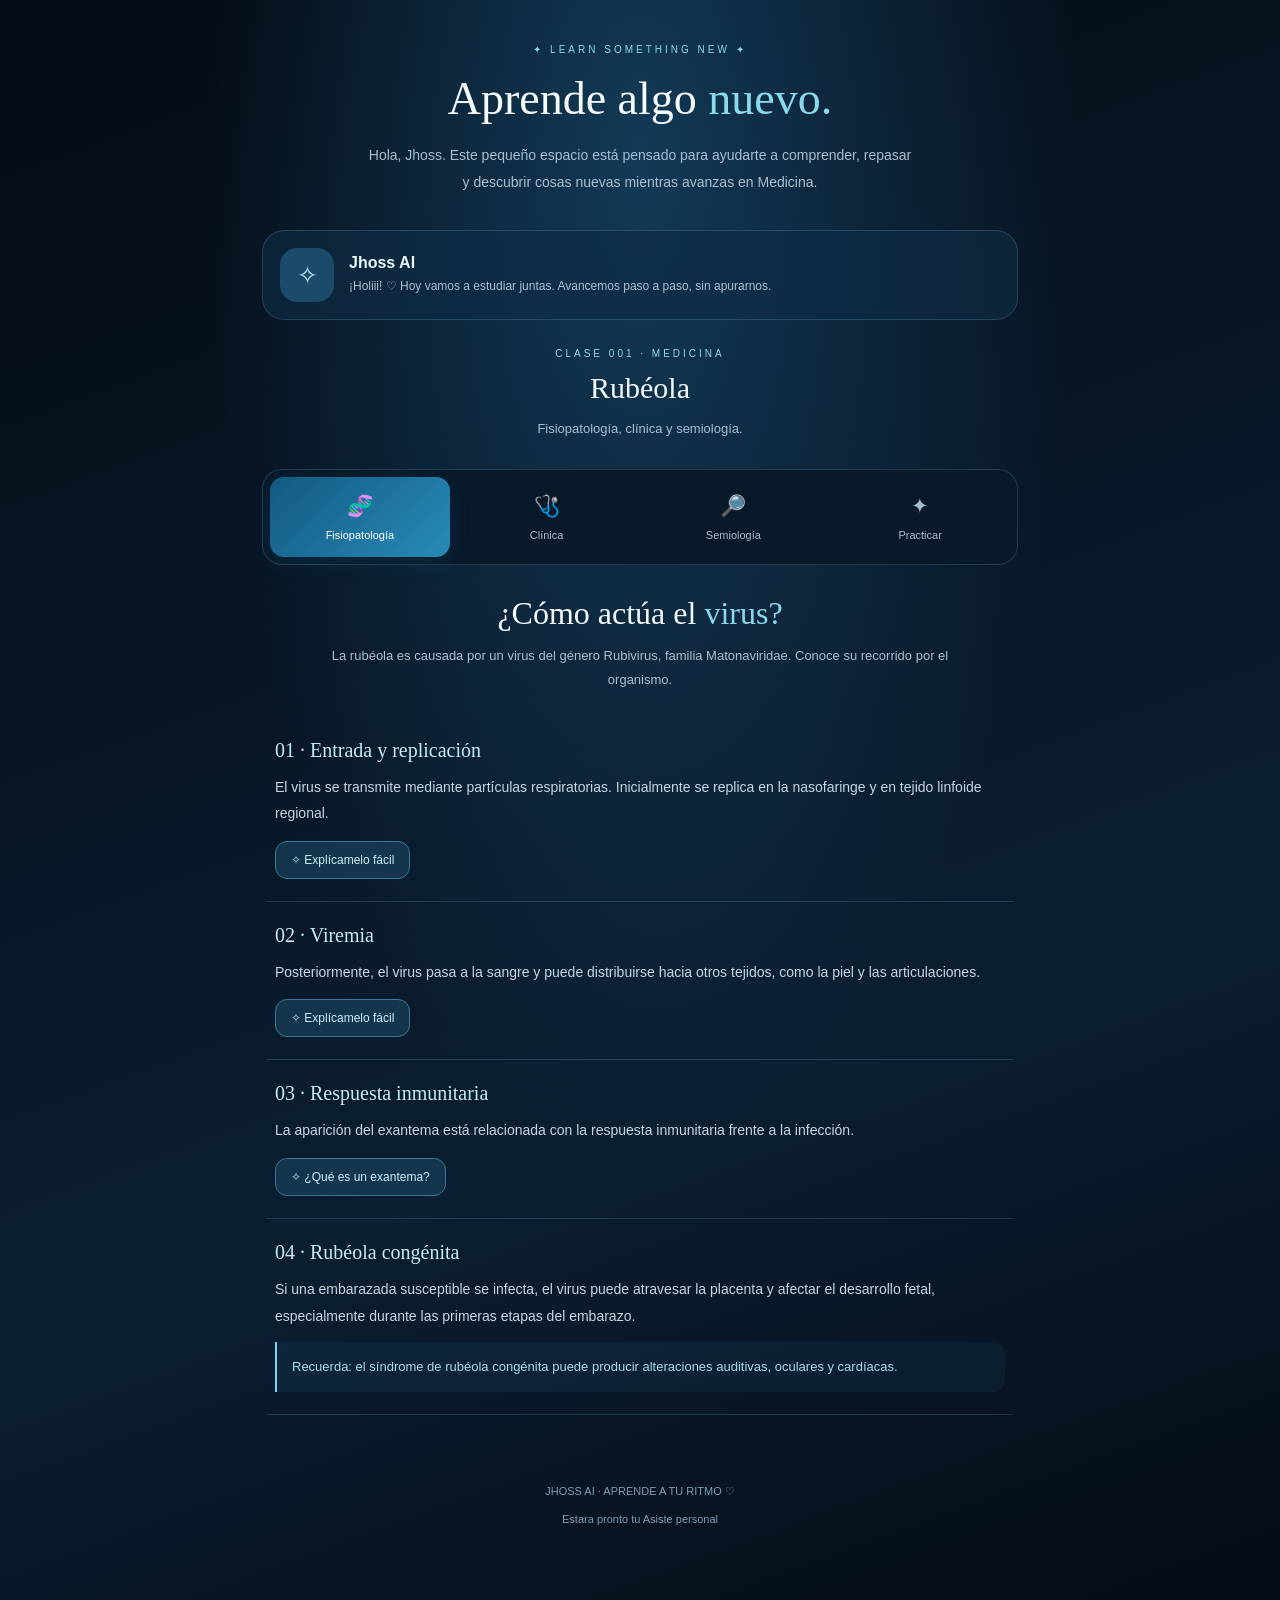
<file: aprender.html>
<!DOCTYPE html>
<html lang="es">
<head>
<meta charset="UTF-8">
<meta name="viewport" content="width=device-width, initial-scale=1.0">
<title>Aprende algo nuevo | Jhoss AI</title>

<style>
:root{
  --bg:#050c16;
  --panel:#10263b;
  --line:rgba(136,205,229,.19);
  --blue:#8bd9ed;
  --white:#f5faff;
  --muted:#a8bfd0;
}
*{box-sizing:border-box;margin:0;padding:0}
html{scroll-behavior:smooth}
body{
  min-height:100vh;
  font-family:"Segoe UI",Arial,sans-serif;
  color:var(--white);
  background:
    radial-gradient(ellipse at 50% 10%,#123a57 0%,transparent 48%),
    linear-gradient(160deg,#050b14,#0b1e32 65%,#050b14);
}
button{font:inherit}
main{
  max-width:790px;
  margin:auto;
  padding:44px 17px 75px;
}
header{text-align:center}
.eyebrow{
  font-size:10px;
  letter-spacing:3px;
  color:var(--blue);
}
h1,h2,h3{font-family:Georgia,serif;font-weight:400}
h1{font-size:clamp(32px,5vw,46px);margin:17px 0}
h1 span,h2 span{color:var(--blue)}
.intro{
  max-width:550px;
  margin:0 auto;
  font-size:14px;
  line-height:1.9;
  color:var(--muted);
}
.assistant{
  display:flex;
  align-items:center;
  gap:15px;
  margin:35px auto 25px;
  padding:17px;
  border:1px solid var(--line);
  border-radius:22px;
  background:rgba(15,45,69,.64);
}
.avatar{
  width:54px;
  height:54px;
  flex-shrink:0;
  display:grid;
  place-items:center;
  border-radius:17px;
  color:#b0edfb;
  background:#1a4b6b;
  font-size:25px;
}
.assistant strong{color:#e9faff}
.assistant p{
  margin-top:5px;
  color:var(--muted);
  font-size:12px;
  line-height:1.6;
}
.topic{
  text-align:center;
  margin:28px 0;
}
.topic h2{font-size:30px;margin:12px 0}
.topic p{color:var(--muted);font-size:13px;line-height:1.8}
.tabs{
  display:grid;
  grid-template-columns:repeat(4,minmax(0,1fr));
  gap:7px;
  padding:7px;
  border:1px solid var(--line);
  border-radius:20px;
  background:#08192a;
}
.tab{
  border:0;
  border-radius:14px;
  padding:13px 5px;
  color:#a5bdce;
  background:transparent;
  cursor:pointer;
  font-size:11px;
  line-height:1.5;
}
.tab span{display:block;font-size:21px;margin-bottom:6px}
.tab.active{
  color:#fff;
  background:linear-gradient(135deg,#135983,#278bb6);
  box-shadow:0 5px 20px #1287b126;
}
.section{
  display:none;
  padding:30px 5px 10px;
  animation:rise .35s ease;
}
.section.active{display:block}
@keyframes rise{
  from{opacity:0;transform:translateY(12px)}
  to{opacity:1;transform:translateY(0)}
}
.section h2{
  font-size:clamp(25px,4vw,32px);
  text-align:center;
  margin-bottom:12px;
}
.lead{
  max-width:620px;
  margin:0 auto 25px;
  color:var(--muted);
  font-size:13px;
  line-height:1.85;
  text-align:center;
}
.lesson{
  border-bottom:1px solid var(--line);
  padding:22px 8px;
}
.lesson h3{
  color:#c4ebf6;
  font-size:20px;
  margin-bottom:12px;
}
.lesson p{
  color:#c6d6e2;
  font-size:14px;
  line-height:1.9;
}
.tip{
  margin-top:13px;
  padding:13px 15px;
  border-left:2px solid #77d6ed;
  background:rgba(32,108,146,.12);
  border-radius:0 12px 12px 0;
  color:#a9d9e9;
  font-size:13px;
  line-height:1.8;
}
.reveal{
  display:block;
  margin-top:14px;
  border:1px solid #367996;
  color:#caeffb;
  background:#14364c;
  padding:11px 15px;
  border-radius:12px;
  cursor:pointer;
  font-size:12px;
}
.explain{
  display:none;
  margin-top:13px;
  color:#dcebf3;
  font-size:13px;
  line-height:1.9;
}
.explain.visible{display:block}
.question{
  padding:23px 0;
  border-bottom:1px solid var(--line);
}
.question h3{
  font-family:"Segoe UI",Arial,sans-serif;
  font-size:15px;
  line-height:1.8;
  margin-bottom:14px;
}
.option{
  display:block;
  width:100%;
  padding:13px 15px;
  margin:8px 0;
  text-align:left;
  border:1px solid var(--line);
  border-radius:13px;
  color:#d4e4f0;
  background:#10273b;
  cursor:pointer;
  font-size:13px;
  line-height:1.6;
}
.option:hover{border-color:#78c7e3}
.option.correct{border-color:#5ed9ad;background:#123a34}
.option.wrong{border-color:#e48a9b;background:#402333}
.feedback{
  min-height:25px;
  margin-top:12px;
  font-size:13px;
  line-height:1.8;
  color:#b7dcf0;
}
.score{
  margin-top:20px;
  text-align:center;
  color:#a3dfee;
  font-size:14px;
}
.foot{
  text-align:center;
  margin-top:40px;
  padding:17px;
  color:#7f9cb0;
  font-size:11px;
  line-height:1.8;
}
@media(max-width:540px){
  main{padding:32px 12px 65px}
  .tabs{gap:3px;padding:5px}
  .tab{font-size:9px;padding:12px 3px}
  .tab span{font-size:19px}
}
@media(prefers-reduced-motion:reduce){
  *{animation:none!important;scroll-behavior:auto!important}
}
</style>
</head>

<body>

<main>

  <header>
    <div class="eyebrow">
      ✦ LEARN SOMETHING NEW ✦
    </div>

    <h1>
      Aprende algo <span>nuevo.</span>
    </h1>

    <p class="intro">
      Hola, Jhoss. Este pequeño espacio está
      pensado para ayudarte a comprender,
      repasar y descubrir cosas nuevas
      mientras avanzas en Medicina.
    </p>
  </header>

  <div class="assistant">
    <div class="avatar">✧</div>
    <div>
      <strong>Jhoss AI</strong>
      <p>
        ¡Holiii! ♡ Hoy vamos a estudiar juntas.
        Avancemos paso a paso, sin apurarnos.
      </p>
    </div>
  </div>

  <div class="topic">
    <div class="eyebrow">CLASE 001 · MEDICINA</div>
    <h2>Rubéola</h2>
    <p>
      Fisiopatología, clínica y semiología.
    </p>
  </div>

  <nav class="tabs" aria-label="Secciones de estudio">
    <button class="tab active" data-tab="fisiopatologia">
      <span>🧬</span>Fisiopatología
    </button>
    <button class="tab" data-tab="clinica">
      <span>🩺</span>Clínica
    </button>
    <button class="tab" data-tab="semiologia">
      <span>🔎</span>Semiología
    </button>
    <button class="tab" data-tab="quiz">
      <span>✦</span>Practicar
    </button>
  </nav>

  <!-- ===================================
       FISIOPATOLOGÍA
  ==================================== -->

  <section class="section active" id="fisiopatologia">

    <h2>¿Cómo actúa el <span>virus?</span></h2>

    <p class="lead">
      La rubéola es causada por un virus del
      género Rubivirus, familia Matonaviridae.
      Conoce su recorrido por el organismo.
    </p>

    <div class="lesson">
      <h3>01 · Entrada y replicación</h3>
      <p>
        El virus se transmite mediante partículas
        respiratorias. Inicialmente se replica
        en la nasofaringe y en tejido linfoide
        regional.
      </p>
      <button class="reveal">✧ Explícamelo fácil</button>
      <div class="explain">
        Imagina que el virus entra por las vías
        respiratorias y comienza a multiplicarse.
        Después puede alcanzar los ganglios
        linfáticos cercanos.
      </div>
    </div>

    <div class="lesson">
      <h3>02 · Viremia</h3>
      <p>
        Posteriormente, el virus pasa a la sangre
        y puede distribuirse hacia otros tejidos,
        como la piel y las articulaciones.
      </p>
      <button class="reveal">✧ Explícamelo fácil</button>
      <div class="explain">
        Viremia significa presencia del virus
        en la sangre. La circulación sanguínea
        facilita su diseminación.
      </div>
    </div>

    <div class="lesson">
      <h3>03 · Respuesta inmunitaria</h3>
      <p>
        La aparición del exantema está relacionada
        con la respuesta inmunitaria frente
        a la infección.
      </p>
      <button class="reveal">✧ ¿Qué es un exantema?</button>
      <div class="explain">
        Es una erupción que aparece en la piel.
        En la rubéola suele ser maculopapular,
        es decir, combina manchas y pequeñas
        elevaciones.
      </div>
    </div>

    <div class="lesson">
      <h3>04 · Rubéola congénita</h3>
      <p>
        Si una embarazada susceptible se infecta,
        el virus puede atravesar la placenta y
        afectar el desarrollo fetal, especialmente
        durante las primeras etapas del embarazo.
      </p>
      <div class="tip">
        Recuerda: el síndrome de rubéola congénita
        puede producir alteraciones auditivas,
        oculares y cardíacas.
      </div>
    </div>

  </section>

  <!-- ===================================
       CLÍNICA
  ==================================== -->

  <section class="section" id="clinica">

    <h2>Manifestaciones <span>clínicas.</span></h2>

    <p class="lead">
      Ahora repasemos cómo puede presentarse
      la enfermedad.
    </p>

    <div class="lesson">
      <h3>01 · Incubación</h3>
      <p>
        Generalmente dura entre 14 y 21 días,
        con un promedio aproximado de 16 a 18 días.
      </p>
      <div class="tip">
        La incubación es el tiempo que transcurre
        entre la infección y la aparición
        de los síntomas.
      </div>
    </div>

    <div class="lesson">
      <h3>02 · Fase prodrómica</h3>
      <p>
        Puede presentarse fiebre baja,
        malestar general, cefalea, molestias
        faríngeas, coriza leve y conjuntivitis
        no purulenta.
      </p>
      <button class="reveal">✧ Explícamelo fácil</button>
      <div class="explain">
        Son manifestaciones que pueden aparecer
        antes de la erupción cutánea. Esta fase
        suele ser menos evidente en niños.
      </div>
    </div>

    <div class="lesson">
      <h3>03 · Fase exantemática</h3>
      <p>
        El exantema suele durar aproximadamente
        tres días. Comienza en la cara y se
        extiende hacia el tronco y las extremidades.
      </p>
      <div class="tip">
        Pista de estudio: recuerda la progresión
        cefalocaudal, desde la cabeza hacia
        las partes inferiores del cuerpo.
      </div>
    </div>

    <div class="lesson">
      <h3>04 · Complicaciones</h3>
      <p>
        Pueden presentarse artralgias o artritis,
        especialmente en mujeres adultas.
        Entre las complicaciones infrecuentes
        están la trombocitopenia y la encefalitis.
      </p>
    </div>

  </section>

  <!-- ===================================
       SEMIOLOGÍA
  ==================================== -->

  <section class="section" id="semiologia">

    <h2>Aprendamos <span>semiología.</span></h2>

    <p class="lead">
      La semiología estudia los signos y síntomas
      que permiten reconocer y orientar
      el diagnóstico de enfermedades.
    </p>

    <div class="lesson">
      <h3>01 · Adenopatías</h3>
      <p>
        Puede observarse aumento de tamaño
        de ganglios retroauriculares,
        suboccipitales y cervicales posteriores.
      </p>
      <button class="reveal">✧ ¿Cómo recordarlo?</button>
      <div class="explain">
        Retroauricular: detrás de la oreja.
        Suboccipital: debajo de la región posterior
        del cráneo. Cervical posterior: detrás
        del cuello.
      </div>
    </div>

    <div class="lesson">
      <h3>02 · Exantema</h3>
      <p>
        Generalmente es maculopapular, rosado
        y de progresión cefalocaudal.
        Suele resolverse sin dejar
        pigmentación marcada.
      </p>
    </div>

    <div class="lesson">
      <h3>03 · Manchas de Forchheimer</h3>
      <p>
        Son pequeñas máculas o petequias rojizas
        que pueden observarse en el paladar blando.
      </p>
      <div class="tip">
        Importante: no son exclusivas de la rubéola,
        por lo que no permiten confirmar
        por sí solas el diagnóstico.
      </div>
    </div>

    <div class="lesson">
      <h3>Una pista clínica importante</h3>
      <p>
        La combinación de adenopatías
        características y un exantema de corta
        duración ayuda a sospechar rubéola.
      </p>
      <div class="tip">
        La sospecha clínica debe complementarse
        con evaluación profesional y pruebas
        de laboratorio cuando corresponda.
      </div>
    </div>

  </section>

  <!-- ===================================
       PREGUNTAS INTERACTIVAS
  ==================================== -->

  <section class="section" id="quiz">

    <h2>Pongamos a prueba <span>lo aprendido.</span></h2>

    <p class="lead">
      Jhoss, responde sin miedo a equivocarte.
      Cada pregunta es una oportunidad
      para aprender un poquito más. ♡
    </p>

    <div id="preguntas"></div>

    <div class="score" id="resultadoFinal"></div>

    <div style="text-align:center;margin-top:22px">
      <button class="reveal" id="reiniciar"
        style="margin:0 auto">
        ↻ Volver a practicar
      </button>
    </div>

  </section>

  <footer class="foot">
    JHOSS AI · APRENDE A TU RITMO ♡
    <p style="margin-top:9px">
      Estara pronto tu Asiste personal 
    </p>
  </footer>

</main>

<script>

/* =====================================
   NAVEGACIÓN DE LAS CLASES
===================================== */

const tabs=document.querySelectorAll(".tab");
const sections=document.querySelectorAll(".section");

tabs.forEach(btn=>{
  btn.addEventListener("click",()=>{
    tabs.forEach(b=>b.classList.remove("active"));
    sections.forEach(s=>s.classList.remove("active"));

    btn.classList.add("active");

    document.getElementById(
      btn.dataset.tab
    ).classList.add("active");

    avisarAltura();
  });
});

/* =====================================
   EXPLICACIONES ADICIONALES
===================================== */

document.querySelectorAll(".reveal").forEach(btn=>{
  if(!btn.nextElementSibling?.classList.contains("explain")){
    return;
  }

  btn.addEventListener("click",()=>{
    const texto=btn.nextElementSibling;
    const abierto=texto.classList.toggle("visible");

    btn.textContent=abierto
      ?"✕ Ocultar explicación"
      :"✧ Explícamelo fácil";

    avisarAltura();
  });
});

/* =====================================
   PREGUNTAS DE REPASO
   AQUÍ PODRÁS AGREGAR MÁS
===================================== */

const CUESTIONARIO=[
  {
    pregunta:"¿Qué virus produce la rubéola?",
    opciones:[
      "Virus del sarampión",
      "Rubivirus",
      "Virus varicela-zóster"
    ],
    correcta:1,
    explicacion:
      "La rubéola es causada por un virus " +
      "del género Rubivirus."
  },
  {
    pregunta:"¿Cuánto suele durar el exantema?",
    opciones:[
      "Aproximadamente 3 días",
      "15 días",
      "Un mes"
    ],
    correcta:0,
    explicacion:
      "La erupción típica suele durar " +
      "alrededor de tres días."
  },
  {
    pregunta:"¿Dónde suelen aparecer adenopatías?",
    opciones:[
      "Solo en la región inguinal",
      "Detrás de la oreja y en la zona posterior del cuello",
      "Únicamente en las axilas"
    ],
    correcta:1,
    explicacion:
      "Las adenopatías retroauriculares, " +
      "suboccipitales y cervicales posteriores " +
      "son características."
  },
  {
    pregunta:"¿Qué significa viremia?",
    opciones:[
      "Presencia del virus en la sangre",
      "Inflamación de la piel",
      "Dolor muscular"
    ],
    correcta:0,
    explicacion:
      "La viremia es la presencia de virus " +
      "en el torrente sanguíneo."
  },
  {
    pregunta:"¿Las manchas de Forchheimer son exclusivas de rubéola?",
    opciones:[
      "Sí, siempre",
      "No, pueden aparecer en otras enfermedades",
      "Solo aparecen en adultos"
    ],
    correcta:1,
    explicacion:
      "No son patognomónicas. Pueden aparecer " +
      "en otros cuadros infecciosos."
  }
];

const respuestas=new Map();

function crearPreguntas(){
  const contenedor=document.getElementById("preguntas");
  contenedor.replaceChildren();
  respuestas.clear();

  CUESTIONARIO.forEach((pregunta,indice)=>{
    const bloque=document.createElement("div");
    bloque.className="question";

    const titulo=document.createElement("h3");
    titulo.textContent=(indice+1)+". "+pregunta.pregunta;
    bloque.appendChild(titulo);

    const aviso=document.createElement("div");
    aviso.className="feedback";
    aviso.setAttribute("aria-live","polite");

    const opciones=[];

    pregunta.opciones.forEach((opcion,opcionIndex)=>{
      const boton=document.createElement("button");
      boton.className="option";
      boton.type="button";
      boton.textContent=String.fromCharCode(65+opcionIndex)+". "+opcion;

      boton.addEventListener("click",()=>{
        if(respuestas.has(indice)) return;

        respuestas.set(indice,opcionIndex);

        opciones.forEach(b=>b.disabled=true);

        opciones[pregunta.correcta].classList.add("correct");

        if(opcionIndex!==pregunta.correcta){
          boton.classList.add("wrong");
          aviso.textContent="Sigue intentando en la siguiente ♡ "+
            pregunta.explicacion;
        }else{
          aviso.textContent="¡Muy bien, Jhoss! ♡ "+
            pregunta.explicacion;
        }

        mostrarPuntaje();
        avisarAltura();
      });

      opciones.push(boton);
      bloque.appendChild(boton);
    });

    bloque.appendChild(aviso);
    contenedor.appendChild(bloque);
  });

  document.getElementById("resultadoFinal").textContent="";
  avisarAltura();
}

function mostrarPuntaje(){
  if(respuestas.size!==CUESTIONARIO.length) return;

  let correctas=0;

  respuestas.forEach((respuesta,i)=>{
    if(respuesta===CUESTIONARIO[i].correcta){
      correctas++;
    }
  });

  document.getElementById("resultadoFinal").textContent=
    "Has respondido "+correctas+" de "+
    CUESTIONARIO.length+" preguntas correctamente. "+
    "¡Sigue aprendiendo, Jhoss! ♡";
}

document.getElementById("reiniciar")
  .addEventListener("click",crearPreguntas);

crearPreguntas();

/* =====================================
   COMUNICACIÓN CON INDEX
===================================== */

function avisarAltura(){
  requestAnimationFrame(()=>{
    window.parent.postMessage({
      tipo:"alturaPagina",
      altura:document.documentElement.scrollHeight
    },window.location.origin);
  });
}

window.addEventListener("load",avisarAltura);
window.addEventListener("resize",avisarAltura);

if(typeof ResizeObserver!=="undefined"){
  const observer=new ResizeObserver(avisarAltura);
  observer.observe(document.body);
}

</script>

</body>
</html>
</file>
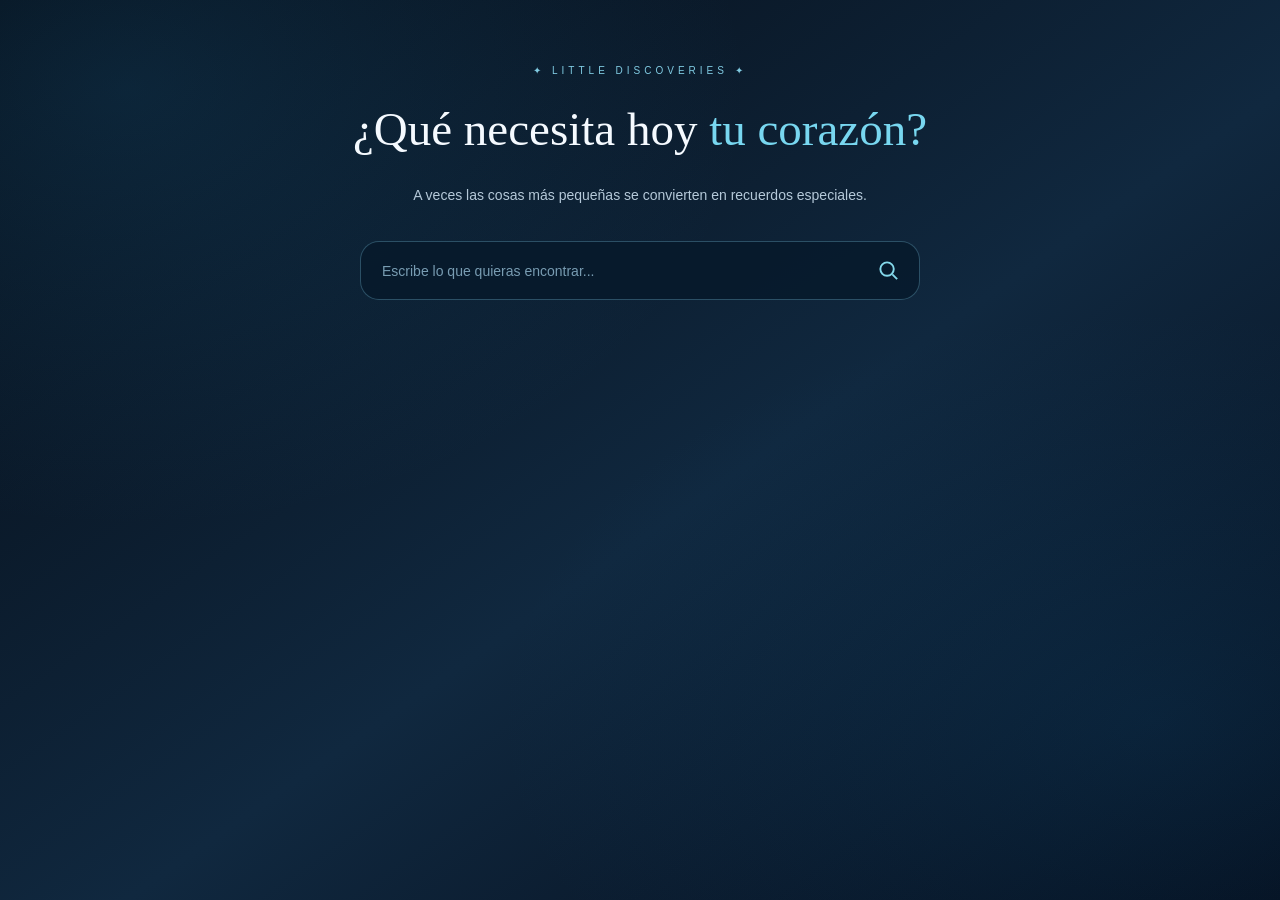
<file: busqueda.html>
<!DOCTYPE html>
<html lang="es">
<head>
<meta charset="UTF-8">
<meta name="viewport" content="width=device-width, initial-scale=1.0">
<title>Search | My Love</title>
<link rel="stylesheet" href="estilos.css">
</head>
<body>

<main class="contenido">

  <div id="introduccion">

    <div class="etiqueta">
      ✦ LITTLE DISCOVERIES ✦
    </div>

    <h1 class="titulo">
      ¿Qué necesita hoy
      <span>tu corazón?</span>
    </h1>

    <p class="descripcion">
      A veces las cosas más pequeñas
      se convierten en recuerdos especiales.
    </p>

  </div>

  <div class="buscador">
    <input id="buscar"
      type="search"
      placeholder="Escribe lo que quieras encontrar..."
      autocomplete="off"
      aria-label="Buscar un detalle">

    <svg viewBox="0 0 24 24">
      <circle cx="10.5" cy="10.5" r="7"/>
      <path d="m16 16 5 5"/>
    </svg>
  </div>

  <div id="resultados" class="resultados"
    aria-live="polite"></div>

  <section class="visor" id="visor">

    <div class="visor-arriba">
      <h3 id="tituloDetalle"></h3>
      <button class="boton"
        id="cerrarDetalle">✕ Cerrar</button>
    </div>

    <iframe id="detalleFrame"
      title="Detalle especial"
      loading="lazy"></iframe>

    <a id="pantallaCompleta"
      class="ver-completo"
      href="#"
      target="_blank"
      rel="noopener">
      Ver en pantalla completa ↗
    </a>

  </section>

</main>

<script>

/* ==========================================
   AÑADIR NUEVOS DETALLES AQUÍ
========================================== */

const DETALLES = [

  {
    nombre: "Girasol",
    icono: "❤️",
    descripcion: "Una pequeña flor para ti.",
    archivo: "flor.html",
    palabras: ["girasol"]
    
  },
  {
  nombre: "estrella ",
  icono: "❤️",
  descripcion: "Un cielo lleno de estrellas y deseos para ti.",
  archivo: "estrella.html",
  palabras: ["estrella "]
},
{
    nombre: "Esfuerzo",
    icono: "❤️",
    descripcion: "Un pequeño detalle por esforzarte cada día.",
    archivo: "esfuerzo.html",
    palabras: ["esfuerzo", "ánimo"]
  },
   {
    nombre: "abrazo para ti",
    icono: "🤍",
    descripcion: "Un pequeño espacio que te estará esperando.",
    archivo: "abrazo.html",
    palabras: ["abracito"]
  },
  {
  nombre: "La noche estrellada",
  icono: "🌌",
  descripcion: "Un pequeño cielo para encontrar tranquilidad.",
  archivo: "noche-estrellada.html",
  palabras: ["noche", "noche estrellada", "estrellas", "calma", "ansiedad", "relajar"]
}

  /*
  CUANDO HAGAMOS ABRAZO.HTML,
  AGREGA UNA COMA DESPUÉS DEL
  DETALLE ANTERIOR Y ESCRIBE:

  {
    nombre: "Abrazo",
    icono: "♡",
    descripcion: "Un abrazo para ti.",
    archivo: "abrazo.html",
    palabras: ["abrazo","abrazito"]
  }

  LO MISMO CON CUENTO.HTML
  Y LOS PRÓXIMOS DETALLES.
  */

];


/* ==========================================
   MOTOR DE BÚSQUEDA
========================================== */

const input=document.getElementById("buscar");
const resultados=document.getElementById("resultados");
const introduccion=document.getElementById("introduccion");
const visor=document.getElementById("visor");
const frame=document.getElementById("detalleFrame");

function normalizar(texto){
  return texto
    .toLowerCase()
    .normalize("NFD")
    .replace(/[\u0300-\u036f]/g,"")
    .trim();
}

function buscarDetalles(){

  const texto=normalizar(input.value);

  resultados.replaceChildren();

  if(!texto){
    if(visor.style.display!=="block"){
      introduccion.style.display="block";
    }
    avisarAltura();
    return;
  }

  introduccion.style.display="none";
  visor.style.display="none";
  frame.removeAttribute("src");

  const encontrados=DETALLES.filter(item=>{

    const terminos=[item.nombre,...item.palabras];

    return terminos.some(palabra=>
      normalizar(palabra).includes(texto)
    );
  });

  if(encontrados.length===0){

    const mensaje=document.createElement("p");
    mensaje.className="descripcion";
    mensaje.textContent=
      "Todavía no hay un detalle con ese nombre. ♡";

    resultados.appendChild(mensaje);
    avisarAltura();
    return;
  }

  encontrados.forEach(item=>{

    const boton=document.createElement("button");
    boton.type="button";
    boton.className="resultado";

    const icono=document.createElement("span");
    icono.className="resultado-icono";
    icono.textContent=item.icono;

    const info=document.createElement("span");
    info.className="resultado-info";

    const nombre=document.createElement("strong");
    nombre.textContent=item.nombre;

    const descripcion=document.createElement("small");
    descripcion.textContent=item.descripcion;

    info.append(nombre,descripcion);

    const flecha=document.createElement("span");
    flecha.textContent="›";
    flecha.style.color="#78d7f0";

    boton.append(icono,info,flecha);

    boton.addEventListener("click",()=>{
      abrirDetalle(item);
    });

    resultados.appendChild(boton);

  });

  avisarAltura();
}

function abrirDetalle(item){

  resultados.replaceChildren();

  document.getElementById("tituloDetalle")
    .textContent=item.nombre;

  document.getElementById("pantallaCompleta")
    .href=item.archivo;

  frame.src=item.archivo;

  visor.style.display="block";
  introduccion.style.display="none";

  avisarAltura();

  visor.scrollIntoView({
    behavior:"smooth",
    block:"start"
  });
}

document.getElementById("cerrarDetalle")
  .addEventListener("click",()=>{

    frame.removeAttribute("src");
    visor.style.display="none";
    input.value="";
    resultados.replaceChildren();
    introduccion.style.display="block";
    avisarAltura();

  });

input.addEventListener("input",buscarDetalles);


/* AYUDA A AJUSTAR LA ALTURA EN INDEX */

function avisarAltura(){
  requestAnimationFrame(()=>{
    window.parent.postMessage({
      tipo:"alturaPagina",
      altura:document.documentElement.scrollHeight
    },window.location.origin);
  });
}

window.addEventListener("load",avisarAltura);

</script>
</body>
</html>
</file>
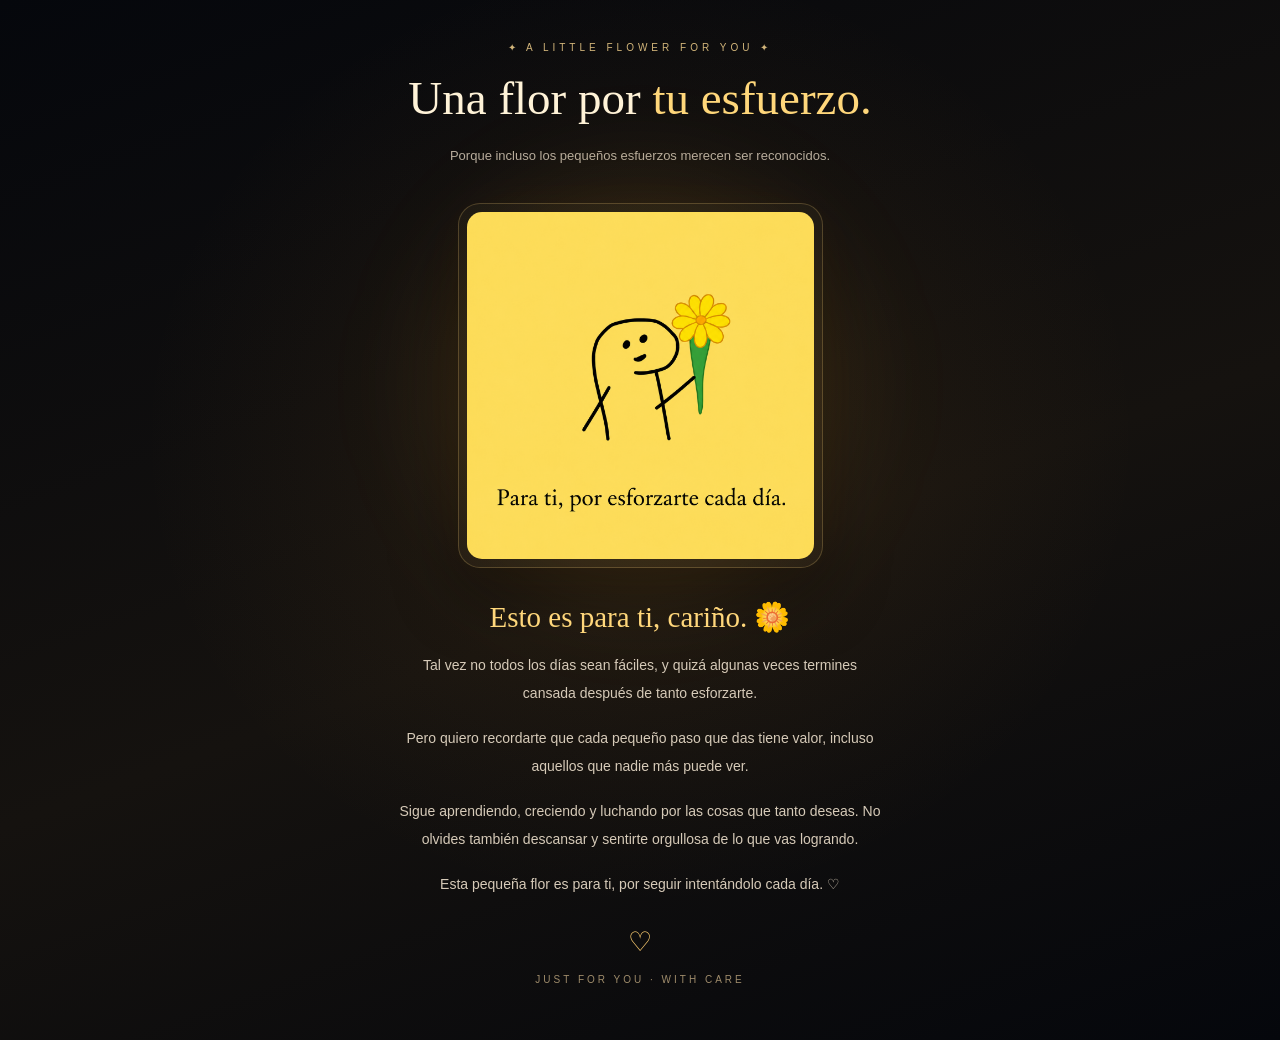
<file: esfuerzo.html>
<!DOCTYPE html>
<html lang="es">
<head>
<meta charset="UTF-8">
<meta name="viewport" content="width=device-width, initial-scale=1.0">

<title>Una flor por tu esfuerzo | My Love</title>

<style>
:root {
  --fondo:#08090d;
  --dorado:#ffd77b;
  --crema:#fff3d8;
  --gris:#b7ac9d;
}

* {
  margin:0;
  padding:0;
  box-sizing:border-box;
}

body {
  min-height:100vh;
  background:
    radial-gradient(
      ellipse at 50% 42%,
      rgba(193,126,40,.11),
      transparent 55%
    ),
    linear-gradient(
      160deg,
      #05070c,
      #15120f 55%,
      #05070c
    );

  font-family:"Segoe UI",Arial,sans-serif;
  color:var(--crema);
  overflow-x:hidden;
}

.pagina {
  min-height:100vh;
  display:flex;
  flex-direction:column;
  justify-content:center;
  align-items:center;
  text-align:center;
  padding:42px 18px 55px;
}

.etiqueta {
  font-size:10px;
  letter-spacing:4px;
  color:#d2b57a;
  margin-bottom:15px;
}

h1 {
  font-family:Georgia,serif;
  font-size:clamp(30px,6vw,47px);
  font-weight:400;
  line-height:1.3;
}

h1 span {
  color:var(--dorado);
}

.subtitulo {
  margin:15px auto 0;
  max-width:460px;
  font-size:13px;
  color:var(--gris);
  line-height:1.9;
}

.imagen-contenedor {
  position:relative;
  width:min(365px,90vw);
  margin:34px auto 0;
  padding:8px;
  border:1px solid rgba(255,213,123,.22);
  border-radius:22px;
  background:rgba(255,219,150,.035);

  box-shadow:
    0 28px 65px rgba(0,0,0,.38),
    0 0 65px rgba(255,177,57,.055);

  animation:aparecer 1.1s ease both;
}

.imagen-contenedor img {
  display:block;
  width:100%;
  height:auto;
  border-radius:15px;
}

.brillo {
  position:absolute;
  inset:-20px;
  z-index:-1;
  border-radius:50%;
  background:rgba(255,181,51,.1);
  filter:blur(55px);
  animation:respirar 5s ease-in-out infinite;
}

@keyframes respirar {
  0%,100% {opacity:.3;transform:scale(.9)}
  50% {opacity:.9;transform:scale(1.08)}
}

@keyframes aparecer {
  from {
    opacity:0;
    transform:translateY(25px) scale(.96);
  }
  to {
    opacity:1;
    transform:translateY(0) scale(1);
  }
}

.mensaje {
  max-width:490px;
  margin:32px auto 0;
  animation:aparecer 1.2s .25s both;
}

.mensaje h2 {
  font-family:Georgia,serif;
  font-size:clamp(22px,4vw,29px);
  font-weight:400;
  color:var(--dorado);
}

.mensaje p {
  margin-top:17px;
  color:#d6cab8;
  font-size:14px;
  line-height:2;
}

.corazon {
  margin-top:28px;
  color:#ffce70;
  font-size:27px;
  animation:latir 2.3s ease-in-out infinite;
}

@keyframes latir {
  0%,100% {transform:scale(1)}
  50% {transform:scale(1.2)}
}

.firma {
  margin-top:16px;
  font-size:10px;
  letter-spacing:3px;
  color:#9f8c6b;
}

/* Pequeñas luces decorativas */

.luces {
  position:fixed;
  inset:0;
  pointer-events:none;
  z-index:-1;
}

.luz {
  position:absolute;
  width:3px;
  height:3px;
  background:#ffe5aa;
  border-radius:50%;
  box-shadow:0 0 10px #ffd578;
  opacity:0;
  animation:flotar linear infinite;
}

@keyframes flotar {
  0% {
    transform:translateY(100vh);
    opacity:0;
  }
  20% {opacity:.55}
  80% {opacity:.3}
  100% {
    transform:translateY(-15vh);
    opacity:0;
  }
}

@media(max-width:600px) {
  .pagina {padding-top:35px}
  .imagen-contenedor {width:min(330px,91vw)}
  .mensaje p {font-size:13px}
}

@media(prefers-reduced-motion:reduce) {
  *,*::before,*::after {
    animation:none!important;
  }
}
</style>
</head>

<body>

<div class="luces" id="luces"></div>

<main class="pagina">

  <div class="etiqueta">
    ✦ A LITTLE FLOWER FOR YOU ✦
  </div>

  <h1>
    Una flor por <span>tu esfuerzo.</span>
  </h1>

  <p class="subtitulo">
    Porque incluso los pequeños esfuerzos
    merecen ser reconocidos.
  </p>

  <!-- IMAGEN ORIGINAL -->

  <div class="imagen-contenedor">

    <div class="brillo"></div>

    <img
      src="esforzarte.png"
      alt="Dibujo de una personita entregando una flor amarilla con el mensaje Para ti, por esforzarte cada día.">

  </div>

  <!-- DEDICATORIA -->

  <div class="mensaje">

    <h2>Esto es para ti, cariño. 🌼</h2>

    <p>
      Tal vez no todos los días sean fáciles,
      y quizá algunas veces termines cansada
      después de tanto esforzarte.
    </p>

    <p>
      Pero quiero recordarte que cada pequeño paso
      que das tiene valor, incluso aquellos
      que nadie más puede ver.
    </p>

    <p>
      Sigue aprendiendo, creciendo y luchando
      por las cosas que tanto deseas.
      No olvides también descansar
      y sentirte orgullosa de lo que vas logrando.
    </p>

    <p>
      Esta pequeña flor es para ti,
      por seguir intentándolo cada día. ♡
    </p>

  </div>

  <div class="corazon">♡</div>

  <div class="firma">
    JUST FOR YOU · WITH CARE
  </div>

</main>

<script>
/* LUCES SUAVES */

const luces=document.getElementById("luces");

for(let i=0;i<22;i++) {
  const punto=document.createElement("span");

  punto.className="luz";
  punto.style.left=Math.random()*100+"%";

  punto.style.animationDuration=
    (9+Math.random()*10)+"s";

  punto.style.animationDelay=
    (-Math.random()*20)+"s";

  luces.appendChild(punto);
}

/* AJUSTAR ALTURA EN MY LOVE */

function avisarAltura(){
  window.parent.postMessage({
    tipo:"alturaPagina",
    altura:document.documentElement.scrollHeight
  },window.location.origin);
}

window.addEventListener("load",avisarAltura);
window.addEventListener("resize",avisarAltura);
</script>

</body>
</html>
</file>
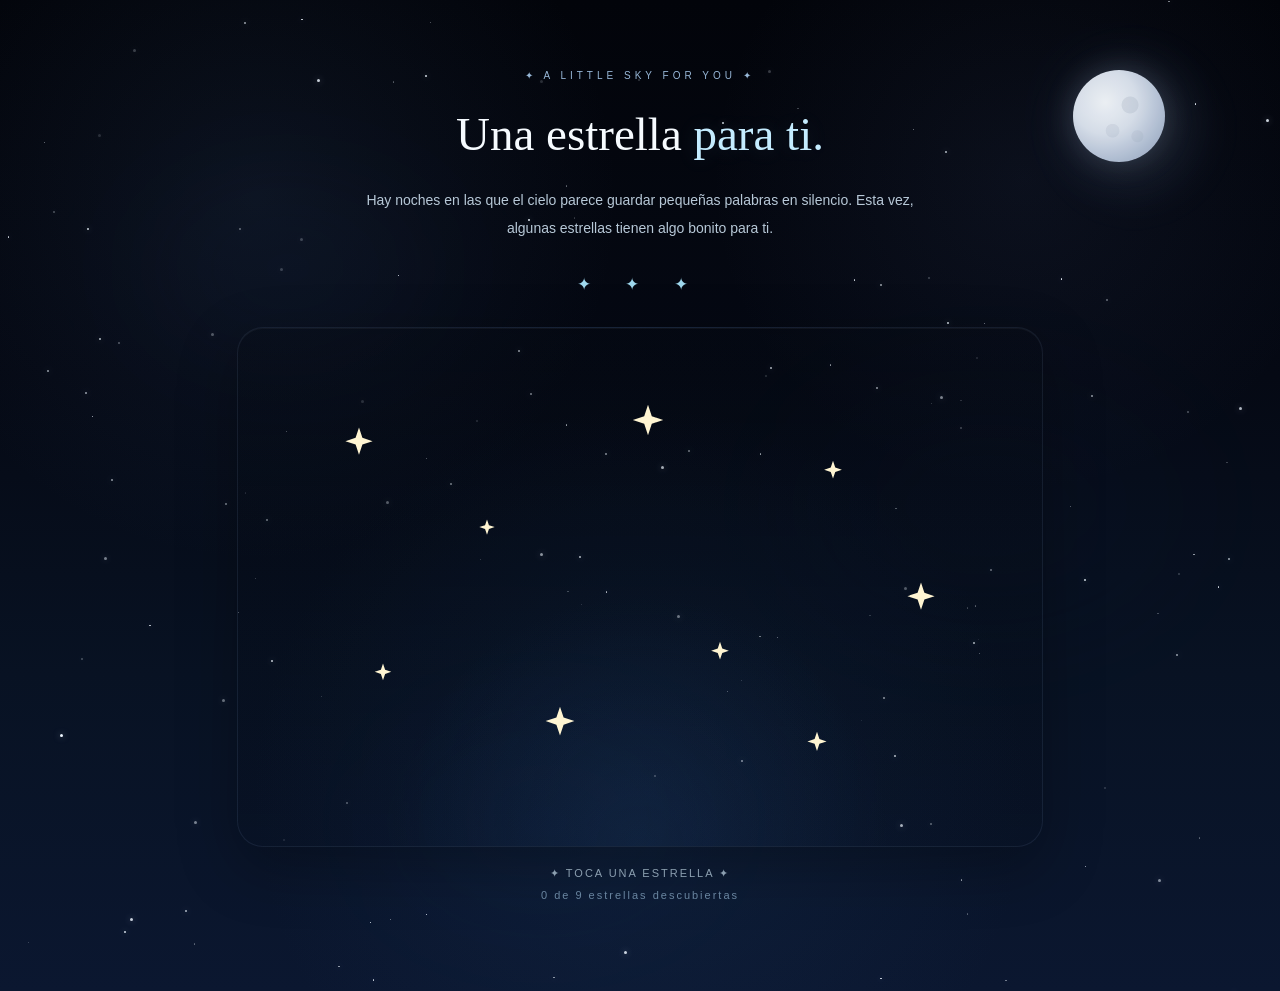
<file: estrella.html>
<!DOCTYPE html>
<html lang="es">
<head>
<meta charset="UTF-8">
<meta name="viewport" content="width=device-width, initial-scale=1.0">
<title>Una estrella para ti | My Love</title>
<link rel="stylesheet" href="estilos.css">

<style>
/* ==========================================
   ESTRELLA.HTML
   CIELO NOCTURNO PROFESIONAL
========================================== */

body{
  background:
    radial-gradient(circle at 50% 80%, rgba(24,52,88,.30), transparent 38%),
    radial-gradient(circle at 20% 20%, rgba(58,88,130,.15), transparent 28%),
    radial-gradient(circle at 80% 18%, rgba(80,100,150,.10), transparent 24%),
    linear-gradient(180deg, #02040a 0%, #050914 38%, #081223 68%, #0b1730 100%);
  overflow-x:hidden;
}

.cielo-wrap{
  position:relative;
  min-height:100vh;
  overflow:hidden;
}

.bruma{
  position:absolute;
  inset:auto;
  border-radius:50%;
  filter:blur(70px);
  pointer-events:none;
  opacity:.45;
}

.bruma.bruma1{
  width:320px;
  height:180px;
  top:18%;
  left:10%;
  background:rgba(61,95,150,.12);
}

.bruma.bruma2{
  width:380px;
  height:220px;
  top:40%;
  right:8%;
  background:rgba(36,64,117,.13);
}

.bruma.bruma3{
  width:320px;
  height:180px;
  bottom:8%;
  left:30%;
  background:rgba(44,84,138,.10);
}

.luna{
  position:absolute;
  top:70px;
  right:9%;
  width:92px;
  height:92px;
  border-radius:50%;
  background:
    radial-gradient(circle at 35% 35%, #f7fbff 0%, #dfe7f2 38%, #b8c6db 68%, #93a3bc 100%);
  box-shadow:
    0 0 30px rgba(214,230,255,.18),
    0 0 90px rgba(179,211,255,.10);
  opacity:.95;
}

.luna::after{
  content:"";
  position:absolute;
  inset:0;
  border-radius:50%;
  background:
    radial-gradient(circle at 62% 38%, rgba(116,132,155,.25) 0 10%, transparent 11%),
    radial-gradient(circle at 43% 66%, rgba(116,132,155,.20) 0 8%, transparent 9%),
    radial-gradient(circle at 70% 72%, rgba(116,132,155,.16) 0 6%, transparent 7%);
  opacity:.6;
}

.resplandor-luna{
  position:absolute;
  top:33px;
  right:4%;
  width:190px;
  height:190px;
  border-radius:50%;
  background:radial-gradient(circle, rgba(187,214,255,.10), transparent 68%);
  filter:blur(16px);
  pointer-events:none;
}

.campo-estrellas{
  position:absolute;
  inset:0;
  pointer-events:none;
}

.estrellita-fondo{
  position:absolute;
  border-radius:50%;
  background:#eef6ff;
  box-shadow:0 0 6px rgba(220,235,255,.5);
  opacity:.8;
  animation:parpadear ease-in-out infinite alternate;
}

@keyframes parpadear{
  from{ opacity:.25; transform:scale(.9); }
  to{ opacity:1; transform:scale(1.18); }
}

/* METEOROS */

.meteoros{
  position:absolute;
  inset:0;
  overflow:hidden;
  pointer-events:none;
}

.meteoro{
  position:absolute;
  width:160px;
  height:2px;
  transform:rotate(-25deg);
  background:linear-gradient(90deg, rgba(255,255,255,0), rgba(205,235,255,.92), rgba(255,255,255,0));
  filter:drop-shadow(0 0 8px rgba(196,229,255,.85));
  opacity:0;
  animation:caerMeteoro 5.5s linear infinite;
}

.meteoro::before{
  content:"";
  position:absolute;
  right:0;
  top:50%;
  width:8px;
  height:8px;
  border-radius:50%;
  background:#f4fbff;
  transform:translateY(-50%);
  box-shadow:0 0 12px rgba(236,247,255,.95);
}

.meteoro.m1{ top:12%; left:58%; animation-delay:0s; }
.meteoro.m2{ top:22%; left:72%; animation-delay:2.8s; }
.meteoro.m3{ top:8%; left:24%; animation-delay:6.4s; }
.meteoro.m4{ top:28%; left:84%; animation-delay:9.8s; }

@keyframes caerMeteoro{
  0%{
    opacity:0;
    transform:translate(0,0) rotate(-25deg) scale(.85);
  }
  8%{
    opacity:1;
  }
  20%{
    opacity:.9;
    transform:translate(-220px,140px) rotate(-25deg) scale(1);
  }
  28%{
    opacity:0;
    transform:translate(-340px,220px) rotate(-25deg) scale(1.02);
  }
  100%{
    opacity:0;
    transform:translate(-340px,220px) rotate(-25deg) scale(1.02);
  }
}

/* CONTENIDO PRINCIPAL */

.contenido{
  position:relative;
  z-index:2;
  padding-top:70px;
}

.etiqueta{
  color:#98b8d8;
}

.titulo{
  color:#f6fbff;
}

.titulo span{
  color:#c4ecff;
  text-shadow:0 0 22px rgba(157,221,255,.14);
}

.descripcion{
  color:#b7c8d7;
}

.decoracion{
  color:#9fd8ee;
}

/* ESTRELLAS INTERACTIVAS */

.zona-interactiva{
  position:relative;
  width:min(920px, 100%);
  height:520px;
  margin:32px auto 0;
  border-radius:26px;
  background:
    radial-gradient(circle at 50% 100%, rgba(26,52,92,.30), transparent 38%),
    linear-gradient(180deg, rgba(5,10,18,.30), rgba(3,7,14,.14));
  border:1px solid rgba(145,180,220,.10);
  box-shadow:
    inset 0 1px 0 rgba(255,255,255,.04),
    0 20px 60px rgba(0,0,0,.28);
  overflow:hidden;
}

.estrella{
  position:absolute;
  background:none;
  border:none;
  cursor:pointer;
  transform:translate(-50%,-50%);
  display:flex;
  align-items:center;
  justify-content:center;
  color:#fff5d2;
  text-shadow:
    0 0 8px rgba(255,244,190,.75),
    0 0 24px rgba(202,227,255,.20);
  transition:
    transform .25s ease,
    filter .25s ease,
    color .25s ease;
  animation:latidoEstrella 2.8s ease-in-out infinite alternate;
}

.estrella:hover{
  transform:translate(-50%,-50%) scale(1.16);
  filter:brightness(1.15);
}

.estrella:focus-visible{
  outline:1px solid rgba(186,224,255,.9);
  border-radius:50%;
}

.estrella svg{
  width:100%;
  height:100%;
  display:block;
}

.estrella.descubierta{
  color:#b6ecff;
  text-shadow:
    0 0 8px rgba(170,235,255,.9),
    0 0 26px rgba(122,213,246,.36);
}

@keyframes latidoEstrella{
  from{ opacity:.7; }
  to{ opacity:1; }
}

/* POSICIONES */

.e1{ left:15%; top:22%; width:34px; height:34px; animation-delay:.2s; }
.e2{ left:31%; top:39%; width:26px; height:26px; animation-delay:1.1s; }
.e3{ left:51%; top:18%; width:38px; height:38px; animation-delay:.8s; }
.e4{ left:74%; top:28%; width:30px; height:30px; animation-delay:1.5s; }
.e5{ left:85%; top:52%; width:34px; height:34px; animation-delay:2s; }
.e6{ left:60%; top:63%; width:30px; height:30px; animation-delay:.5s; }
.e7{ left:40%; top:76%; width:36px; height:36px; animation-delay:1.8s; }
.e8{ left:18%; top:67%; width:28px; height:28px; animation-delay:.9s; }
.e9{ left:72%; top:80%; width:24px; height:24px; animation-delay:1.4s; }

/* CONTADOR */

.indicacion{
  margin-top:20px;
  text-align:center;
  color:#9eb4c7;
  font-size:11px;
  letter-spacing:2px;
}

.contador{
  margin-top:9px;
  color:#6f8ca8;
  font-size:11px;
}

/* MODAL */

.modal-estrella{
  position:fixed;
  inset:0;
  display:none;
  align-items:center;
  justify-content:center;
  padding:20px;
  background:rgba(3,6,12,.74);
  backdrop-filter:blur(10px);
  z-index:30;
}

.modal-estrella.activo{
  display:flex;
}

.modal-caja{
  position:relative;
  width:min(430px, 92vw);
  padding:30px 24px 26px;
  border-radius:24px;
  border:1px solid rgba(155,199,228,.16);
  background:
    radial-gradient(circle at 50% 0%, rgba(92,137,182,.12), transparent 42%),
    linear-gradient(145deg, rgba(16,28,48,.96), rgba(5,11,21,.98));
  box-shadow:
    0 25px 80px rgba(0,0,0,.45),
    inset 0 1px 0 rgba(255,255,255,.05);
  text-align:center;
  animation:subirModal .35s ease both;
}

@keyframes subirModal{
  from{ opacity:0; transform:translateY(16px) scale(.96); }
  to{ opacity:1; transform:translateY(0) scale(1); }
}

.cerrar-modal{
  position:absolute;
  top:10px;
  right:14px;
  border:none;
  background:none;
  color:#9ab4c9;
  font-size:28px;
  cursor:pointer;
}

.icono-modal{
  font-size:28px;
  color:#c6eeff;
  text-shadow:0 0 18px rgba(155,229,255,.18);
}

.titulo-modal{
  margin-top:12px;
  color:#f4fbff;
  font-family:Georgia, serif;
  font-size:28px;
  font-weight:400;
}

.texto-modal{
  margin-top:16px;
  color:#c4d1dd;
  line-height:1.9;
  font-size:14px;
}

.firma-modal{
  margin-top:18px;
  color:#85a8c7;
  font-size:10px;
  letter-spacing:2px;
}

/* RESPONSIVE */

@media(max-width:700px){
  .luna{
    width:76px;
    height:76px;
    top:62px;
    right:7%;
  }

  .zona-interactiva{
    height:470px;
  }

  .titulo-modal{
    font-size:24px;
  }

  .texto-modal{
    font-size:13px;
  }
}
</style>
</head>
<body>

<div class="cielo-wrap">

  <div class="bruma bruma1"></div>
  <div class="bruma bruma2"></div>
  <div class="bruma bruma3"></div>

  <div class="resplandor-luna"></div>
  <div class="luna"></div>

  <div class="campo-estrellas" id="campoEstrellas"></div>

  <div class="meteoros">
    <span class="meteoro m1"></span>
    <span class="meteoro m2"></span>
    <span class="meteoro m3"></span>
    <span class="meteoro m4"></span>
  </div>

  <main class="contenido">

    <div class="etiqueta">
      ✦ A LITTLE SKY FOR YOU ✦
    </div>

    <h1 class="titulo">
      Una estrella
      <span>para ti.</span>
    </h1>

    <p class="descripcion">
      Hay noches en las que el cielo parece guardar
      pequeñas palabras en silencio.
      Esta vez, algunas estrellas tienen algo bonito para ti.
    </p>

    <div class="decoracion">✦ ✦ ✦</div>

    <section class="zona-interactiva">

      <button class="estrella e1" data-id="0" aria-label="Estrella 1">
        <svg viewBox="0 0 24 24" fill="currentColor">
          <path d="M12 1.8l2.4 7.2 7.2 2.4-7.2 2.4L12 21l-2.4-7.2L2.4 11.4l7.2-2.4z"/>
        </svg>
      </button>

      <button class="estrella e2" data-id="1" aria-label="Estrella 2">
        <svg viewBox="0 0 24 24" fill="currentColor">
          <path d="M12 2.2l1.8 5.3 5.3 1.8-5.3 1.8L12 16.4l-1.8-5.3-5.3-1.8 5.3-1.8z"/>
        </svg>
      </button>

      <button class="estrella e3" data-id="2" aria-label="Estrella 3">
        <svg viewBox="0 0 24 24" fill="currentColor">
          <path d="M12 1.8l2.4 7.2 7.2 2.4-7.2 2.4L12 21l-2.4-7.2L2.4 11.4l7.2-2.4z"/>
        </svg>
      </button>

      <button class="estrella e4" data-id="3" aria-label="Estrella 4">
        <svg viewBox="0 0 24 24" fill="currentColor">
          <path d="M12 2.2l1.8 5.3 5.3 1.8-5.3 1.8L12 16.4l-1.8-5.3-5.3-1.8 5.3-1.8z"/>
        </svg>
      </button>

      <button class="estrella e5" data-id="4" aria-label="Estrella 5">
        <svg viewBox="0 0 24 24" fill="currentColor">
          <path d="M12 1.8l2.4 7.2 7.2 2.4-7.2 2.4L12 21l-2.4-7.2L2.4 11.4l7.2-2.4z"/>
        </svg>
      </button>

      <button class="estrella e6" data-id="5" aria-label="Estrella 6">
        <svg viewBox="0 0 24 24" fill="currentColor">
          <path d="M12 2.2l1.8 5.3 5.3 1.8-5.3 1.8L12 16.4l-1.8-5.3-5.3-1.8 5.3-1.8z"/>
        </svg>
      </button>

      <button class="estrella e7" data-id="6" aria-label="Estrella 7">
        <svg viewBox="0 0 24 24" fill="currentColor">
          <path d="M12 1.8l2.4 7.2 7.2 2.4-7.2 2.4L12 21l-2.4-7.2L2.4 11.4l7.2-2.4z"/>
        </svg>
      </button>

      <button class="estrella e8" data-id="7" aria-label="Estrella 8">
        <svg viewBox="0 0 24 24" fill="currentColor">
          <path d="M12 2.2l1.8 5.3 5.3 1.8-5.3 1.8L12 16.4l-1.8-5.3-5.3-1.8 5.3-1.8z"/>
        </svg>
      </button>

      <button class="estrella e9" data-id="8" aria-label="Estrella 9">
        <svg viewBox="0 0 24 24" fill="currentColor">
          <path d="M12 1.8l2.4 7.2 7.2 2.4-7.2 2.4L12 21l-2.4-7.2L2.4 11.4l7.2-2.4z"/>
        </svg>
      </button>

    </section>

    <div class="indicacion">
      ✦ TOCA UNA ESTRELLA ✦
      <div class="contador" id="contadorEstrellas">
        0 de 9 estrellas descubiertas
      </div>
    </div>

  </main>
</div>

<!-- MODAL -->
<div class="modal-estrella" id="modalEstrella">
  <div class="modal-caja">
    <button class="cerrar-modal" id="cerrarModal" aria-label="Cerrar">×</button>
    <div class="icono-modal">✦</div>
    <h2 class="titulo-modal" id="tituloModal">Una pequeña luz</h2>
    <p class="texto-modal" id="textoModal"></p>
    <div class="firma-modal">JUST FOR YOU ♡</div>
  </div>
</div>

<script>
/* ==========================================
   FONDO DE ESTRELLAS PEQUEÑAS
========================================== */

const campoEstrellas = document.getElementById("campoEstrellas");

for(let i=0; i<140; i++){
  const punto = document.createElement("span");
  punto.className = "estrellita-fondo";

  const size = Math.random() < 0.18 ? 3 : (Math.random() < 0.35 ? 2 : 1.4);

  punto.style.width = size + "px";
  punto.style.height = size + "px";
  punto.style.left = Math.random() * 100 + "%";
  punto.style.top = Math.random() * 100 + "%";
  punto.style.animationDuration = (1.8 + Math.random() * 3.6) + "s";
  punto.style.animationDelay = (-Math.random() * 5) + "s";
  punto.style.opacity = (0.15 + Math.random() * 0.85).toFixed(2);

  campoEstrellas.appendChild(punto);
}

/* ==========================================
   MENSAJES DE LAS ESTRELLAS
========================================== */

const mensajes = [
  {
    titulo: "Nunca dejes de brillar",
    texto: "Incluso en las noches más oscuras, siempre hay una luz en ti que merece seguir brillando."
  },
  {
    titulo: "A tu propio ritmo",
    texto: "No necesitas correr. Cada estrella tiene su momento para iluminar el cielo."
  },
  {
    titulo: "Una sonrisa para hoy",
    texto: "Ojalá hoy encuentres una pequeña razón para sonreír y recordar que aún hay cosas bonitas esperándote."
  },
  {
    titulo: "Confía en ti",
    texto: "Tienes dentro de ti más fuerza, más ternura y más luz de la que a veces imaginas."
  },
  {
    titulo: "Para tus sueños",
    texto: "Que nunca te falten valentía, ilusión y paciencia para seguir construyendo eso que deseas."
  },
  {
    titulo: "Un poquito de calma",
    texto: "Si el día fue pesado, respira despacio. El cielo también se vuelve hermoso después del silencio."
  },
  {
    titulo: "Sigue floreciendo",
    texto: "No importa si vas despacio. Lo importante es que sigues creciendo y eso ya es algo valioso."
  },
  {
    titulo: "Un deseo bonito",
    texto: "De todas las estrellas de este pequeño cielo, esta guarda un deseo: que la vida te regale momentos muy felices."
  },
  {
    titulo: "Una estrella especial",
    texto: "Si hoy miraste este cielo, quiero que recuerdes algo: hay detalles pequeños que también nacen desde el cariño. ♡"
  }
];

const estrellas = document.querySelectorAll(".estrella");
const modal = document.getElementById("modalEstrella");
const cerrarModal = document.getElementById("cerrarModal");
const tituloModal = document.getElementById("tituloModal");
const textoModal = document.getElementById("textoModal");
const contador = document.getElementById("contadorEstrellas");

const descubiertas = new Set();

estrellas.forEach((estrella) => {
  estrella.addEventListener("click", () => {
    const id = Number(estrella.dataset.id);
    const data = mensajes[id];

    tituloModal.textContent = data.titulo;
    textoModal.textContent = data.texto;

    modal.classList.add("activo");
    estrella.classList.add("descubierta");

    descubiertas.add(id);
    contador.textContent = `${descubiertas.size} de 9 estrellas descubiertas`;
  });
});

cerrarModal.addEventListener("click", () => {
  modal.classList.remove("activo");
});

modal.addEventListener("click", (e) => {
  if(e.target === modal){
    modal.classList.remove("activo");
  }
});

/* ==========================================
   AJUSTAR ALTURA PARA EL IFRAME DE INDEX
========================================== */

function avisarAltura(){
  requestAnimationFrame(() => {
    window.parent.postMessage({
      tipo: "alturaPagina",
      altura: document.documentElement.scrollHeight
    }, window.location.origin);
  });
}

window.addEventListener("load", avisarAltura);
window.addEventListener("resize", avisarAltura);
</script>

</body>
</html>
</file>
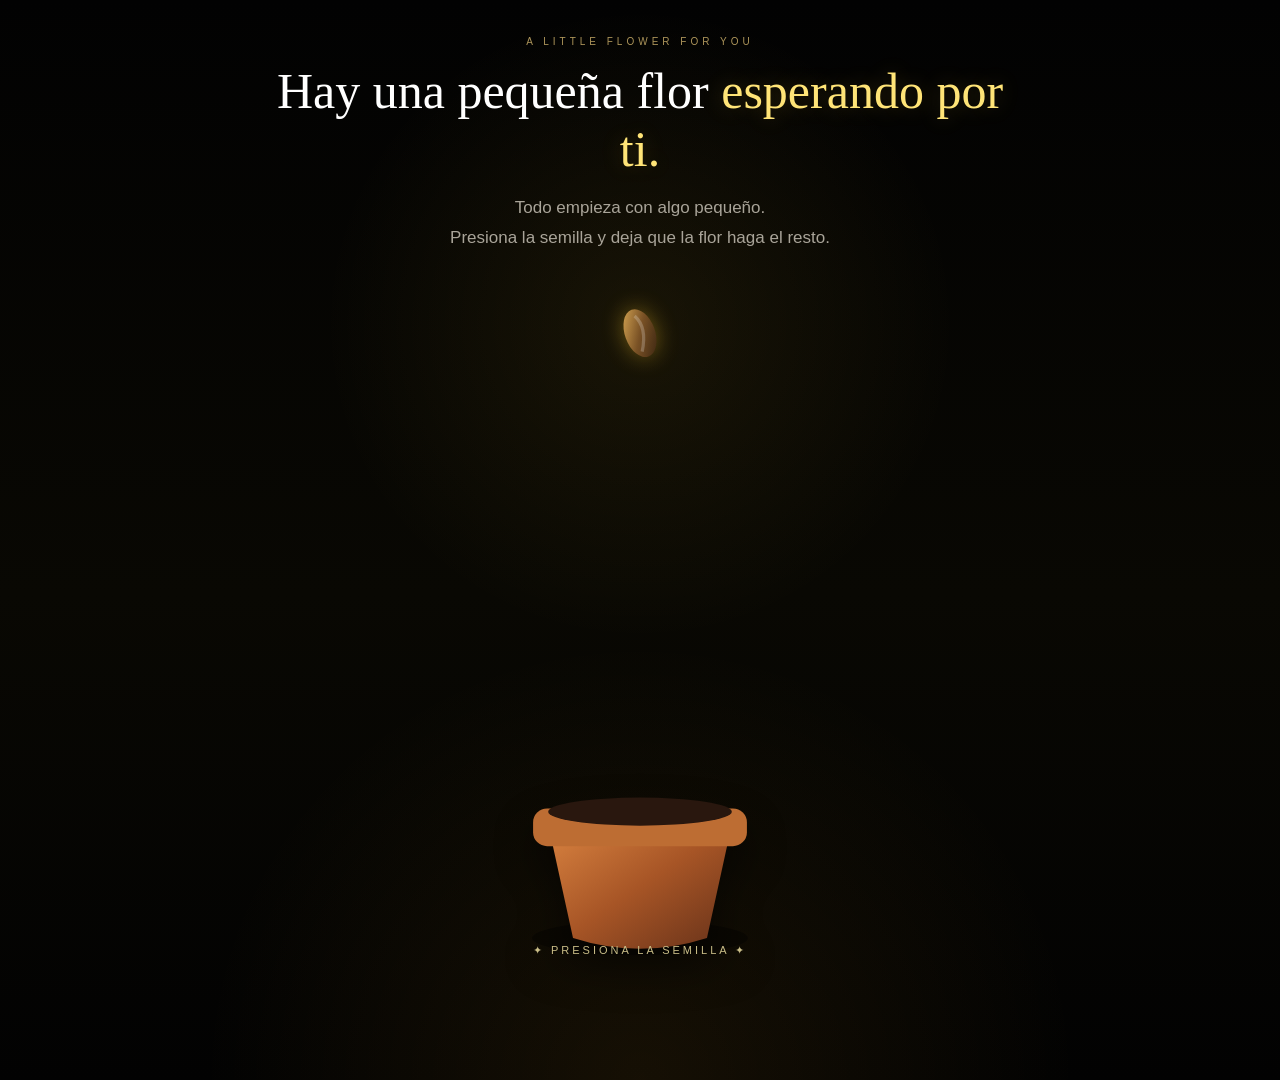
<file: flor.html>
<!DOCTYPE html>
<html lang="es">

<head>

<meta charset="UTF-8">

<meta
name="viewport"
content="width=device-width, initial-scale=1.0"
>

<title>Una flor para ti </title>

<style>

/* =========================================================
   GENERAL
========================================================= */

*{
    margin:0;
    padding:0;
    box-sizing:border-box;
}

html{
    scroll-behavior:smooth;
}

body{

    min-height:100vh;

    overflow-x:hidden;

    background:

    radial-gradient(
        circle at 50% 30%,
        rgba(255,204,50,.08),
        transparent 32%
    ),

    radial-gradient(
        circle at 50% 100%,
        rgba(255,175,30,.08),
        transparent 35%
    ),

    linear-gradient(
        180deg,
        #020202,
        #090803 55%,
        #020202
    );

    color:white;

    font-family:
    "Segoe UI",
    Arial,
    sans-serif;

}


/* =========================================================
   FONDO
========================================================= */

.fondo{

    position:fixed;

    inset:0;

    pointer-events:none;

    z-index:-10;

}


.luz{

    position:fixed;

    border-radius:50%;

    background:#ffd94a;

    pointer-events:none;

    box-shadow:

    0 0 8px
    rgba(255,217,74,.8),

    0 0 18px
    rgba(255,217,74,.30);

    opacity:0;

    animation:
    brillar
    3s ease-in-out infinite alternate;

}


@keyframes brillar{

    from{

        opacity:.08;

        transform:
        scale(.7);

    }

    to{

        opacity:.65;

        transform:
        scale(1.3);

    }

}


/* =========================================================
   PÁGINA
========================================================= */

.pagina{

    min-height:100vh;

    display:flex;

    flex-direction:column;

    align-items:center;

    text-align:center;

    padding:

    36px 18px
    55px;

}


/* =========================================================
   INTRO
========================================================= */

.introduccion{

    max-width:760px;

    position:relative;

    z-index:5;

    animation:
    aparecer
    1.4s ease;

}


@keyframes aparecer{

    from{

        opacity:0;

        transform:
        translateY(-20px);

    }

    to{

        opacity:1;

        transform:
        translateY(0);

    }

}


.mini{

    font-size:10px;

    letter-spacing:4px;

    color:#ad955a;

    margin-bottom:16px;

}


.introduccion h1{

    font-family:
    Georgia,
    "Times New Roman",
    serif;

    font-size:
    clamp(
        30px,
        5vw,
        50px
    );

    font-weight:400;

    line-height:1.15;

}


.introduccion h1 span{

    color:#ffe477;

    text-shadow:

    0 0 22px
    rgba(255,216,80,.22);

}


.introduccion p{

    margin-top:15px;

    color:#a9a499;

    line-height:1.75;

    font-size:
    clamp(
        14px,
        2vw,
        17px
    );

}


/* =========================================================
   ESCENA
========================================================= */

.escena{

    position:relative;

    width:
    min(
        540px,
        96vw
    );

    margin-top:10px;

}


#jardin{

    width:100%;

    height:auto;

    overflow:visible;

}


/* =========================================================
   MACETA
========================================================= */

.macetero{

    filter:

    drop-shadow(
        0 18px 18px
        rgba(0,0,0,.48)
    );

}


/* =========================================================
   SEMILLA
========================================================= */

#semilla{

    cursor:pointer;

    transform-origin:center;

    animation:
    semillaFlotar
    2s ease-in-out infinite;

    transition:.3s;

    filter:

    drop-shadow(
        0 0 10px
        rgba(255,202,40,.38)
    );

}


#semilla:hover{

    filter:

    drop-shadow(
        0 0 24px
        rgba(255,213,60,.85)
    );

}


@keyframes semillaFlotar{

    0%,
    100%{

        transform:
        translateY(0);

    }

    50%{

        transform:
        translateY(-8px);

    }

}


#semilla.cayendo{

    animation:

    caerSemilla
    1.25s
    cubic-bezier(.5,.05,.85,.2)
    forwards;

}


@keyframes caerSemilla{

    0%{

        transform:
        translateY(0)
        rotate(0deg);

    }

    65%{

        transform:
        translateY(425px)
        rotate(300deg);

    }

    82%{

        transform:
        translateY(440px)
        rotate(350deg);

    }

    92%{

        transform:
        translateY(431px)
        rotate(370deg);

    }

    100%{

        transform:
        translateY(440px)
        rotate(380deg);

        opacity:0;

    }

}


/* =========================================================
   INSTRUCCIÓN
========================================================= */

#instruccionSemilla{

    margin-top:-25px;

    color:#c9bd87;

    font-size:11px;

    letter-spacing:3px;

    animation:
    respirarTexto
    1.8s infinite;

}


@keyframes respirarTexto{

    50%{

        opacity:.35;

    }

}


/* =========================================================
   TALLO
========================================================= */

#tallo{

    stroke:#598b30;

    stroke-width:15;

    stroke-linecap:round;

    fill:none;

    stroke-dasharray:260;

    stroke-dashoffset:260;

    filter:

    drop-shadow(
        0 0 8px
        rgba(88,150,45,.25)
    );

    transition:

    stroke-dashoffset
    2.5s ease;

}


#tallo.crecer{

    stroke-dashoffset:0;

}


/* =========================================================
   HOJAS
========================================================= */

.hoja{

    opacity:0;

    transform:
    scale(.15);

    transform-box:
    fill-box;

    transform-origin:center;

    transition:

    opacity .9s ease,

    transform .9s
    cubic-bezier(.2,.8,.3,1.4);

    cursor:pointer;

}


.hoja.visible{

    opacity:1;

    transform:
    scale(1);

}


.hoja:hover{

    filter:

    drop-shadow(
        0 0 14px
        rgba(126,190,70,.55)
    );

}


/* =========================================================
   PÉTALOS
========================================================= */

.petalo{

    opacity:0;

    transform:
    scale(.15);

    transform-box:
    fill-box;

    transform-origin:center;

    transition:

    opacity .75s ease,

    transform .75s
    cubic-bezier(.2,.9,.3,1.35),

    filter .3s ease;

    cursor:pointer;

}


.petalo.visible{

    opacity:1;

    transform:
    scale(1);

}


.petalo.desbloqueado:hover{

    filter:

    brightness(1.2)

    drop-shadow(
        0 0 18px
        #ffd21f
    );

}


.petalo.leido{

    filter:

    brightness(1.18)

    drop-shadow(
        0 0 11px
        #ffde55
    );

}


/* =========================================================
   CENTRO
========================================================= */

#centroGrupo{

    opacity:0;

    transform:
    scale(.1);

    transform-origin:
    250px 220px;

    transition:

    opacity 1s ease,

    transform 1s
    cubic-bezier(.2,.8,.3,1.4);

    cursor:pointer;

}


#centroGrupo.visible{

    opacity:1;

    transform:
    scale(1);

}


#centroGrupo:hover{

    filter:

    drop-shadow(
        0 0 20px
        rgba(255,193,0,.65)
    );

}


.texto-centro{

    pointer-events:none;

    text-anchor:middle;

    fill:#f9d56b;

    font-family:
    "Segoe UI",
    Arial,
    sans-serif;

    font-weight:600;

    letter-spacing:.7px;

}


/* =========================================================
   MENSAJES DEBAJO
========================================================= */

#mensajeFlorecer{

    opacity:0;

    margin-top:-12px;

    color:#d4c789;

    font-size:
    clamp(
        14px,
        2vw,
        17px
    );

    line-height:1.65;

    transition:
    opacity 1.3s ease;

}


#mensajeFlorecer.visible{

    opacity:1;

}


#contador{

    opacity:0;

    margin-top:12px;

    color:#67645d;

    font-size:11px;

    letter-spacing:2px;

    transition:.8s;

}


#contador.visible{

    opacity:1;

}


/* =========================================================
   MODAL
========================================================= */

#modal{

    position:fixed;

    inset:0;

    z-index:100;

    display:flex;

    justify-content:center;

    align-items:center;

    padding:20px;

    background:

    rgba(0,0,0,.86);

    backdrop-filter:
    blur(13px);

    opacity:0;

    visibility:hidden;

    pointer-events:none;

    transition:.4s;

}


#modal.activo{

    opacity:1;

    visibility:visible;

    pointer-events:auto;

}


.modal-contenido{

    position:relative;

    width:
    min(
        510px,
        94vw
    );

    padding:

    48px 34px
    38px;

    border-radius:29px;

    background:

    radial-gradient(
        circle at 50% 0%,
        rgba(255,216,65,.13),
        transparent 45%
    ),

    linear-gradient(
        150deg,
        #17150d,
        #070706
    );

    border:

    1px solid
    rgba(255,222,105,.35);

    box-shadow:

    0 0 70px
    rgba(255,204,35,.11),

    0 30px 80px
    rgba(0,0,0,.75);

    text-align:center;

    transform:

    scale(.86)
    translateY(30px);

    transition:

    transform .45s ease;

}


#modal.activo
.modal-contenido{

    transform:

    scale(1)
    translateY(0);

}


.cerrar{

    position:absolute;

    top:13px;
    right:18px;

    border:0;

    background:none;

    color:#ffe477;

    font-size:31px;

    cursor:pointer;

}


#modalIcono{

    font-size:46px;

}


#modalTitulo{

    margin-top:12px;

    color:#ffe477;

    font-family:
    Georgia,
    "Times New Roman",
    serif;

    font-size:
    clamp(
        24px,
        4vw,
        31px
    );

    font-weight:400;

}


#modalTexto{

    margin-top:20px;

    color:#d0cdc5;

    font-size:
    clamp(
        14px,
        2vw,
        16px
    );

    line-height:1.85;

    white-space:pre-line;

}


/* =========================================================
   FINAL
========================================================= */

#finalEspecial{

    display:none;

    margin:

    22px auto
    45px;

    max-width:650px;

    padding:25px;

    opacity:0;

    transition:1.2s;

}


#finalEspecial.visible{

    opacity:1;

}


#finalEspecial h2{

    color:#ffe477;

    font-family:
    Georgia,
    "Times New Roman",
    serif;

    font-weight:400;

    font-size:
    clamp(
        26px,
        4vw,
        38px
    );

}


#finalEspecial p{

    margin-top:17px;

    line-height:1.85;

    color:#aaa69d;

}


/* =========================================================
   MÓVIL
========================================================= */

@media(max-width:600px){

    .pagina{

        padding-top:30px;

    }


    .escena{

        width:100%;

    }


    .introduccion p{

        max-width:340px;

        margin-left:auto;
        margin-right:auto;

    }


    .modal-contenido{

        padding:

        44px 23px
        31px;

    }

}

</style>

</head>


<body>


<div class="fondo"></div>


<main class="pagina">


<!-- =========================================================
     INTRO
========================================================= -->

<section class="introduccion">


<div class="mini">

A LITTLE FLOWER FOR YOU

</div>


<h1>

Hay una pequeña flor
<span>esperando por ti.</span>

</h1>


<p>

Todo empieza con algo pequeño.

<br>

Presiona la semilla
y deja que la flor haga el resto.

</p>


</section>



<!-- =========================================================
     ESCENA
========================================================= -->

<section class="escena">


<svg
id="jardin"
viewBox="0 0 500 650"
xmlns="http://www.w3.org/2000/svg"
>


<!-- =========================================================
     MACETA
========================================================= -->

<g class="macetero">


<ellipse

cx="250"
cy="625"

rx="100"
ry="16"

fill="rgba(0,0,0,.38)"

/>


<path

d="
M165 520
L335 520
L312 625
Q250 645 188 625
Z
"

fill="url(#macetaGradiente)"

/>


<rect

x="151"
y="505"

width="198"
height="35"

rx="13"

fill="#bd6d33"

/>


<ellipse

cx="250"
cy="508"

rx="85"
ry="13"

fill="#29170e"

/>


</g>



<!-- =========================================================
     TALLO
========================================================= -->

<path

id="tallo"

d="
M250 510
C248 450,
255 370,
250 282
"

/>



<!-- =========================================================
     HOJA 1
========================================================= -->

<g
class="hoja"
id="hoja1"
onclick="abrirHoja(1)"
>


<path

d="
M246 420
C205 376,
150 377,
135 410

C171 440,
211 455,
246 430
Z
"

fill="url(#hojaGradiente)"

/>


<path

d="
M240 423
C204 415,
175 408,
145 409
"

fill="none"

stroke="#37651e"

stroke-width="3"

/>


</g>



<!-- =========================================================
     HOJA 2
========================================================= -->

<g
class="hoja"
id="hoja2"
onclick="abrirHoja(2)"
>


<path

d="
M254 374
C290 330,
345 331,
365 363

C334 400,
292 411,
254 389
Z
"

fill="url(#hojaGradiente2)"

/>


<path

d="
M260 381
C297 367,
329 361,
356 363
"

fill="none"

stroke="#37651e"

stroke-width="3"

/>


</g>



<!-- =========================================================
     FLOR
========================================================= -->

<g id="florCompleta">


<!-- PÉTALO 1 -->

<g transform="rotate(0 250 220)">

<ellipse

class="petalo"

data-petalo="1"

cx="250"
cy="112"

rx="34"
ry="93"

fill="url(#petaloGradiente)"

onclick="abrirPetalo(1)"

/>

</g>


<!-- PÉTALO 2 -->

<g transform="rotate(30 250 220)">

<ellipse

class="petalo"

data-petalo="2"

cx="250"
cy="112"

rx="34"
ry="93"

fill="url(#petaloGradiente)"

onclick="abrirPetalo(2)"

/>

</g>


<!-- PÉTALO 3 -->

<g transform="rotate(60 250 220)">

<ellipse

class="petalo"

data-petalo="3"

cx="250"
cy="112"

rx="34"
ry="93"

fill="url(#petaloGradiente)"

onclick="abrirPetalo(3)"

/>

</g>


<!-- PÉTALO 4 -->

<g transform="rotate(90 250 220)">

<ellipse

class="petalo"

data-petalo="4"

cx="250"
cy="112"

rx="34"
ry="93"

fill="url(#petaloGradiente)"

onclick="abrirPetalo(4)"

/>

</g>


<!-- PÉTALO 5 -->

<g transform="rotate(120 250 220)">

<ellipse

class="petalo"

data-petalo="5"

cx="250"
cy="112"

rx="34"
ry="93"

fill="url(#petaloGradiente)"

onclick="abrirPetalo(5)"

/>

</g>


<!-- PÉTALO 6 -->

<g transform="rotate(150 250 220)">

<ellipse

class="petalo"

data-petalo="6"

cx="250"
cy="112"

rx="34"
ry="93"

fill="url(#petaloGradiente)"

onclick="abrirPetalo(6)"

/>

</g>


<!-- PÉTALO 7 -->

<g transform="rotate(180 250 220)">

<ellipse

class="petalo"

data-petalo="7"

cx="250"
cy="112"

rx="34"
ry="93"

fill="url(#petaloGradiente)"

onclick="abrirPetalo(7)"

/>

</g>


<!-- PÉTALO 8 -->

<g transform="rotate(210 250 220)">

<ellipse

class="petalo"

data-petalo="8"

cx="250"
cy="112"

rx="34"
ry="93"

fill="url(#petaloGradiente)"

onclick="abrirPetalo(8)"

/>

</g>


<!-- PÉTALO 9 -->

<g transform="rotate(240 250 220)">

<ellipse

class="petalo"

data-petalo="9"

cx="250"
cy="112"

rx="34"
ry="93"

fill="url(#petaloGradiente)"

onclick="abrirPetalo(9)"

/>

</g>


<!-- PÉTALO 10 -->

<g transform="rotate(270 250 220)">

<ellipse

class="petalo"

data-petalo="10"

cx="250"
cy="112"

rx="34"
ry="93"

fill="url(#petaloGradiente)"

onclick="abrirPetalo(10)"

/>

</g>


<!-- PÉTALO 11 -->

<g transform="rotate(300 250 220)">

<ellipse

class="petalo"

data-petalo="11"

cx="250"
cy="112"

rx="34"
ry="93"

fill="url(#petaloGradiente)"

onclick="abrirPetalo(11)"

/>

</g>


<!-- PÉTALO 12 -->

<g transform="rotate(330 250 220)">

<ellipse

class="petalo"

data-petalo="12"

cx="250"
cy="112"

rx="34"
ry="93"

fill="url(#petaloGradiente)"

onclick="abrirPetalo(12)"

/>

</g>



<!-- =========================================================
     CENTRO
========================================================= -->

<g
id="centroGrupo"
onclick="abrirCentro()"
>


<circle

cx="250"
cy="220"

r="91"

fill="url(#centroGradiente)"

stroke="#88500d"

stroke-width="7"

/>


<circle

cx="250"
cy="220"

r="75"

fill="url(#semillasCentro)"

/>


<text

class="texto-centro"

x="250"
y="205"

font-size="16"
>

PARA TI

</text>


<text

class="texto-centro"

x="250"
y="229"

font-size="14"
>

JHOS

</text>


<text

class="texto-centro"

x="250"
y="254"

font-size="18"
>

♥️

</text>


</g>


</g>



<!-- =========================================================
     SEMILLA
========================================================= -->

<g
id="semilla"
onclick="plantarSemilla()"
>


<ellipse

cx="250"
cy="65"

rx="14"
ry="23"

fill="url(#semillaGradiente)"

transform="
rotate(-20 250 65)
"

/>


<path

d="
M245 49
C253 56,
255 68,
252 82
"

stroke="
rgba(255,255,255,.22)
"

stroke-width="3"

fill="none"

/>


</g>



<!-- =========================================================
     GRADIENTES
========================================================= -->

<defs>


<linearGradient
id="petaloGradiente"
x1="0"
y1="0"
x2="0"
y2="1"
>

<stop
offset="0%"
stop-color="#fff375"
/>

<stop
offset="48%"
stop-color="#ffd326"
/>

<stop
offset="100%"
stop-color="#f29b00"
/>

</linearGradient>



<radialGradient id="centroGradiente">

<stop
offset="0%"
stop-color="#76430c"
/>

<stop
offset="70%"
stop-color="#4b2507"
/>

<stop
offset="100%"
stop-color="#291102"
/>

</radialGradient>



<pattern
id="semillasCentro"

width="11"
height="11"

patternUnits="
userSpaceOnUse
"
>

<circle

cx="3"
cy="3"

r="2.2"

fill="#2b1203"

/>


<circle

cx="8"
cy="8"

r="1.8"

fill="#9b6417"

/>


</pattern>



<linearGradient
id="hojaGradiente"
x1="0"
y1="0"
x2="1"
y2="1"
>

<stop
offset="0%"
stop-color="#82b844"
/>

<stop
offset="100%"
stop-color="#275c18"
/>

</linearGradient>



<linearGradient
id="hojaGradiente2"
x1="1"
y1="0"
x2="0"
y2="1"
>

<stop
offset="0%"
stop-color="#82b844"
/>

<stop
offset="100%"
stop-color="#275c18"
/>

</linearGradient>



<linearGradient
id="macetaGradiente"
x1="0"
y1="0"
x2="1"
y2="1"
>

<stop
offset="0%"
stop-color="#da8441"
/>

<stop
offset="50%"
stop-color="#a75526"
/>

<stop
offset="100%"
stop-color="#663119"
/>

</linearGradient>



<linearGradient
id="semillaGradiente"
x1="0"
y1="0"
x2="1"
y2="1"
>

<stop
offset="0%"
stop-color="#dfae58"
/>

<stop
offset="50%"
stop-color="#795125"
/>

<stop
offset="100%"
stop-color="#33200e"
/>

</linearGradient>


</defs>


</svg>



<p id="instruccionSemilla">

✦ PRESIONA LA SEMILLA ✦

</p>



<p id="mensajeFlorecer">

🌻 Cada pétalo guarda una pequeña nota.

<br>

Presiona cualquiera para descubrirla.

</p>



<p id="contador">

0 de 12 pétalos descubiertos

</p>


</section>



<!-- =========================================================
     FINAL
========================================================= -->

<section id="finalEspecial">


<h2>

Gracias por llegar hasta aquí 

</h2>


<p>

Si descubriste todos los pétalos,
espero que al menos uno
haya logrado dejarte algo bonito.

<br><br>

Sigue adelante,
un día a la vez.

</p>


</section>


</main>



<!-- =========================================================
     MODAL
========================================================= -->

<div id="modal">


<div class="modal-contenido">


<button
class="cerrar"
onclick="cerrarModal()"
>

×

</button>


<div id="modalIcono">



</div>


<h2 id="modalTitulo">

Para ti

</h2>


<p id="modalTexto"></p>


</div>


</div>



<script>


/* =========================================================
   MENSAJES DE LOS 12 PÉTALOS
========================================================= */

const mensajesPetalos = {


1:{

icono:"🌻",

titulo:"Un pequeño momento",

texto:
`Si llegaste hasta aquí,
tómate unos segundos para respirar.

No tienes que resolver
todo en un solo día.

A veces avanzar despacio
también es avanzar.`

},


2:{

icono:"",

titulo:"Un paso a la vez",

texto:
`No importa si todavía
no tienes todas las respuestas.

Hay caminos que se entienden
mientras los vamos recorriendo.

Sigue dando un paso más.`

},


3:{

icono:"",

titulo:"Tu propia luz",

texto:
`Así como un girasol
busca siempre la luz,

espero que tú también
encuentres aquello
que te haga sentir en paz.

Incluso en los días
un poquito más grises.`

},


4:{

icono:"",

titulo:"No te apresures",

texto:
`Hay cosas bonitas
que simplemente necesitan tiempo.

No te compares
con el ritmo de los demás.

Tu proceso también
tiene su propia historia.`

},


5:{

icono:"",

titulo:"Para los días difíciles",

texto:
`Si algún día todo
se siente un poquito pesado,

recuerda que está bien
hacer una pausa.

Un mal día
no significa una mala vida.`

},


6:{

icono:"",

titulo:"Tus sueños",

texto:
`No abandones aquello
que realmente quieres.

Aunque todavía parezca lejos.

Las cosas importantes
casi nunca aparecen
de un momento a otro.

También necesitan crecer.`

},


7:{

icono:"",

titulo:"Está bien descansar",

texto:
`No siempre tienes
que estar haciendo algo.

Descansar,
respirar
y desconectarte un momento

también forma parte
de seguir adelante.`

},


8:{

icono:"",

titulo:"La flor sigue aquí",

texto:
`Las flores amarillas
tal vez fueron de un día.

Pero esta pequeña flor
puede quedarse aquí
un poquito más.

Por si algún día
quieres volver a verla.`

},


9:{

icono:"",

titulo:"Algo para recordar",

texto:
`No olvides reconocer
todo lo que ya has avanzado.

Tal vez todavía
queden muchas cosas por lograr,

pero también hay caminos
que ya conseguiste recorrer.`

},


10:{

icono:"",

titulo:"Confía en el proceso",

texto:
`No todo lo que tarda
significa que está saliendo mal.

A veces simplemente
está tomando el tiempo
que necesita.

Sigue adelante.`

},


11:{

icono:"",

titulo:"Para cuando dudes",

texto:
`Si algún día dudas
de si puedes continuar,

recuerda todas las veces
que pensaste que no podrías...

y aun así
seguiste avanzando.`

},


12:{

icono:"",

titulo:"El último pétalo",

texto:
`Llegaste al último pétalo.

Solo quería dejarte
una última cosa:

cuídate,
sigue avanzando
y no dejes de creer
en las cosas que quieres.

Que tengas días bonitos,
Jhos. `

}


};



/* =========================================================
   MENSAJES DE LAS HOJAS
========================================================= */

const mensajesHojas = {


1:{

icono:"",

titulo:"Las raíces también importan",

texto:
`Una flor no crece
solamente por sus pétalos.

También necesita raíces,
tiempo,
paciencia
y cuidado.

No olvides cuidar
también aquello
que nadie puede ver.`

},


2:{

icono:"",

titulo:"Sigue creciendo",

texto:
`No tienes que tener
todo resuelto hoy.

Sigue aprendiendo,
sigue creciendo
y sigue descubriendo
qué quieres para ti.

Lo bonito
también necesita tiempo.`

}


};



/* =========================================================
   VARIABLES
========================================================= */

let plantado=false;

let florecido=false;

const petalosLeidos=
new Set();



/* =========================================================
   PLANTAR SEMILLA
========================================================= */

function plantarSemilla(){


if(
    plantado
){

    return;

}


plantado=true;


const semilla=

document.getElementById(
    "semilla"
);


const instruccion=

document.getElementById(
    "instruccionSemilla"
);


semilla
.classList
.add(
    "cayendo"
);


instruccion
.style
.opacity=
"0";


/* TALLO */

setTimeout(()=>{


document
.getElementById(
    "tallo"
)
.classList
.add(
    "crecer"
);


},1200);



/* HOJA 1 */

setTimeout(()=>{


document
.getElementById(
    "hoja1"
)
.classList
.add(
    "visible"
);


},2350);



/* HOJA 2 */

setTimeout(()=>{


document
.getElementById(
    "hoja2"
)
.classList
.add(
    "visible"
);


},3000);



/* FLOR */

setTimeout(()=>{


florecer();


},3750);


}



/* =========================================================
   FLORECER
========================================================= */

function florecer(){


const petalos=

document.querySelectorAll(
    ".petalo"
);


petalos.forEach(

(petalo,index)=>{


setTimeout(()=>{


petalo
.classList
.add(
    "visible"
);


},index*150);


});


/* CENTRO */

setTimeout(()=>{


document
.getElementById(
    "centroGrupo"
)
.classList
.add(
    "visible"
);


},1450);



/* HABILITAR */

setTimeout(()=>{


petalos.forEach(

petalo=>{


petalo
.classList
.add(
    "desbloqueado"
);


});


florecido=true;


document
.getElementById(
    "mensajeFlorecer"
)
.classList
.add(
    "visible"
);


document
.getElementById(
    "contador"
)
.classList
.add(
    "visible"
);


},2200);


}



/* =========================================================
   PÉTALO
========================================================= */

function abrirPetalo(
numero
){


if(
    !florecido
){

    return;

}


const datos=

mensajesPetalos[
    numero
];


mostrarModal(
    datos.icono,
    datos.titulo,
    datos.texto
);


/* MARCAR LEÍDO */

petalosLeidos
.add(
    numero
);


const petalo=

document.querySelector(
    `[data-petalo="${numero}"]`
);


petalo
.classList
.add(
    "leido"
);


actualizarContador();


}



/* =========================================================
   CONTADOR
========================================================= */

function actualizarContador(){


const cantidad=

petalosLeidos.size;


document
.getElementById(
    "contador"
)
.textContent=

cantidad+
" de 12 pétalos descubiertos";


if(
    cantidad===12
){


setTimeout(()=>{


const final=

document.getElementById(
    "finalEspecial"
);


final.style.display=
"block";


setTimeout(()=>{


final
.classList
.add(
    "visible"
);


},100);


},450);


}


}



/* =========================================================
   HOJAS
========================================================= */

function abrirHoja(
numero
){


if(
    !florecido
){

    return;

}


const datos=

mensajesHojas[
    numero
];


mostrarModal(
    datos.icono,
    datos.titulo,
    datos.texto
);


}



/* =========================================================
   CENTRO
========================================================= */

function abrirCentro(){


if(
    !florecido
){

    return;

}


mostrarModal(

"❤️",

"Para ti, Jhoselin",

`Este pequeño espacio
puede cambiar con el tiempo...

pero espero que cada vez
que pases por aquí
encuentres al menos
una pequeña razón
para sentirte un poquito mejor.

Cuídate mucho
y sigue adelante. `

);


}



/* =========================================================
   MOSTRAR MODAL
========================================================= */

function mostrarModal(
icono,
titulo,
texto
){


document
.getElementById(
    "modalIcono"
)
.textContent=
icono;


document
.getElementById(
    "modalTitulo"
)
.textContent=
titulo;


document
.getElementById(
    "modalTexto"
)
.textContent=
texto;


document
.getElementById(
    "modal"
)
.classList
.add(
    "activo"
);


}



/* =========================================================
   CERRAR MODAL
========================================================= */

function cerrarModal(){


document
.getElementById(
    "modal"
)
.classList
.remove(
    "activo"
);


}



/* TOCAR FUERA */

document
.getElementById(
    "modal"
)
.addEventListener(

"click",

function(event){


if(
    event.target===this
){

    cerrarModal();

}


}

);



/* ESC */

document.addEventListener(

"keydown",

function(event){


if(
    event.key==="Escape"
){

    cerrarModal();

}


}

);



/* =========================================================
   LUCES DORADAS
========================================================= */

for(
let i=0;
i<38;
i++
){


const luz=

document.createElement(
    "span"
);


luz.className=
"luz";


const tamano=

Math.random()*3+1;


luz.style.width=
tamano+"px";


luz.style.height=
tamano+"px";


luz.style.left=
Math.random()*100+"%";


luz.style.top=
Math.random()*100+"%";


luz.style.animationDelay=
Math.random()*4+"s";


luz.style.animationDuration=

(
    Math.random()*3+2
)
+"s";


document.body
.appendChild(
    luz
);


}


</script>


</body>

</html>
</file>
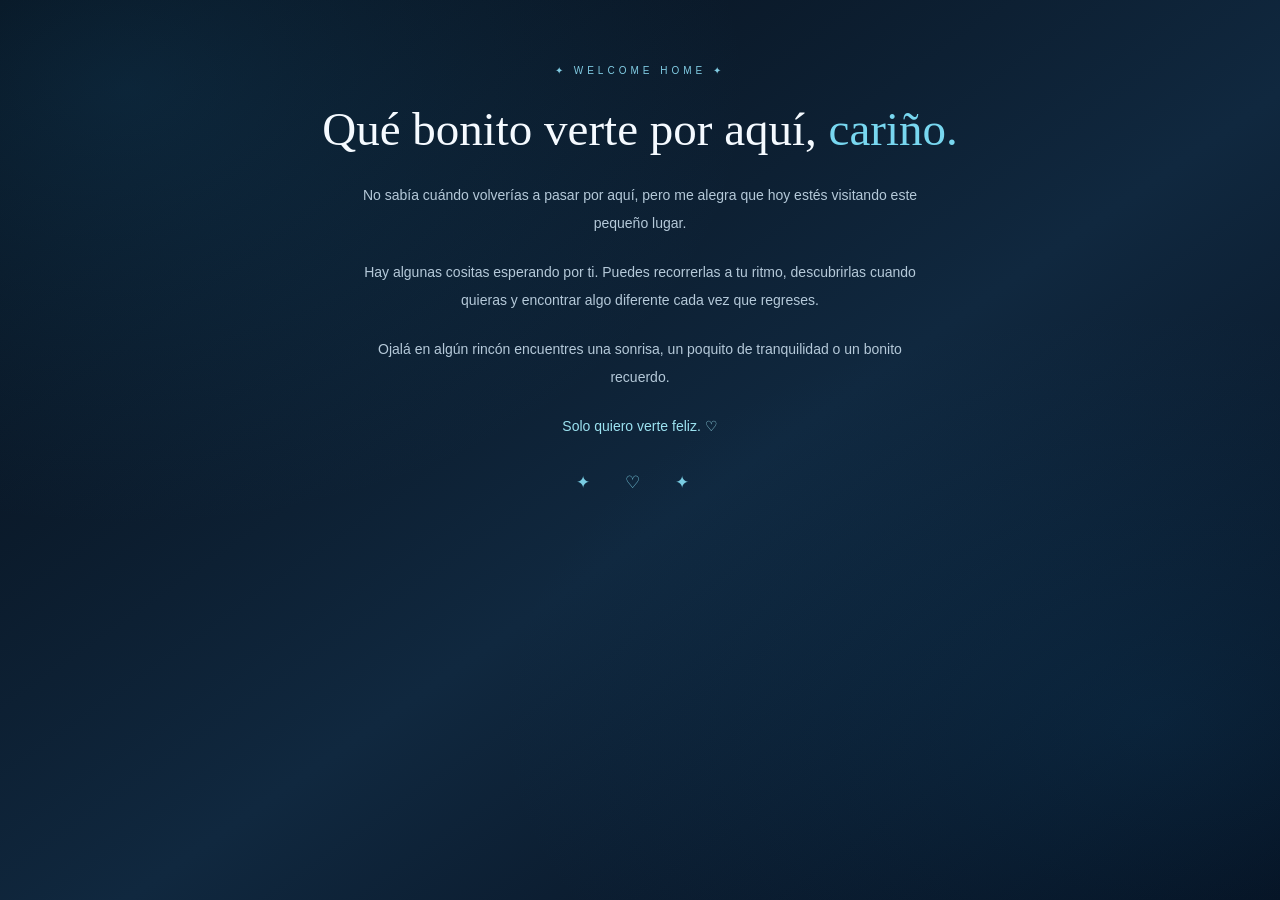
<file: inicio.html>
<!DOCTYPE html>
<html lang="es">
<head>
<meta charset="UTF-8">
<meta name="viewport" content="width=device-width, initial-scale=1.0">
<title>Home | My Love</title>
<link rel="stylesheet" href="estilos.css">
</head>
<body>

<main class="contenido">

  <div class="etiqueta">
    ✦ WELCOME HOME ✦
  </div>

  <h1 class="titulo">
    Qué bonito verte por aquí,
    <span>cariño.</span>
  </h1>

  <!-- CAMBIA LA BIENVENIDA AQUÍ -->

  <p class="descripcion">
    No sabía cuándo volverías a pasar por aquí,
    pero me alegra que hoy estés visitando
    este pequeño lugar.
  </p>

  <p class="descripcion">
    Hay algunas cositas esperando por ti.
    Puedes recorrerlas a tu ritmo,
    descubrirlas cuando quieras y encontrar
    algo diferente cada vez que regreses.
  </p>

  <p class="descripcion">
    Ojalá en algún rincón encuentres
    una sonrisa, un poquito de tranquilidad
    o un bonito recuerdo.
  </p>

  <p class="descripcion destacada">
    Solo quiero verte feliz. ♡
  </p>

  <div class="decoracion">
    ✦ ♡ ✦
  </div>

</main>

</body>
</html>
</file>
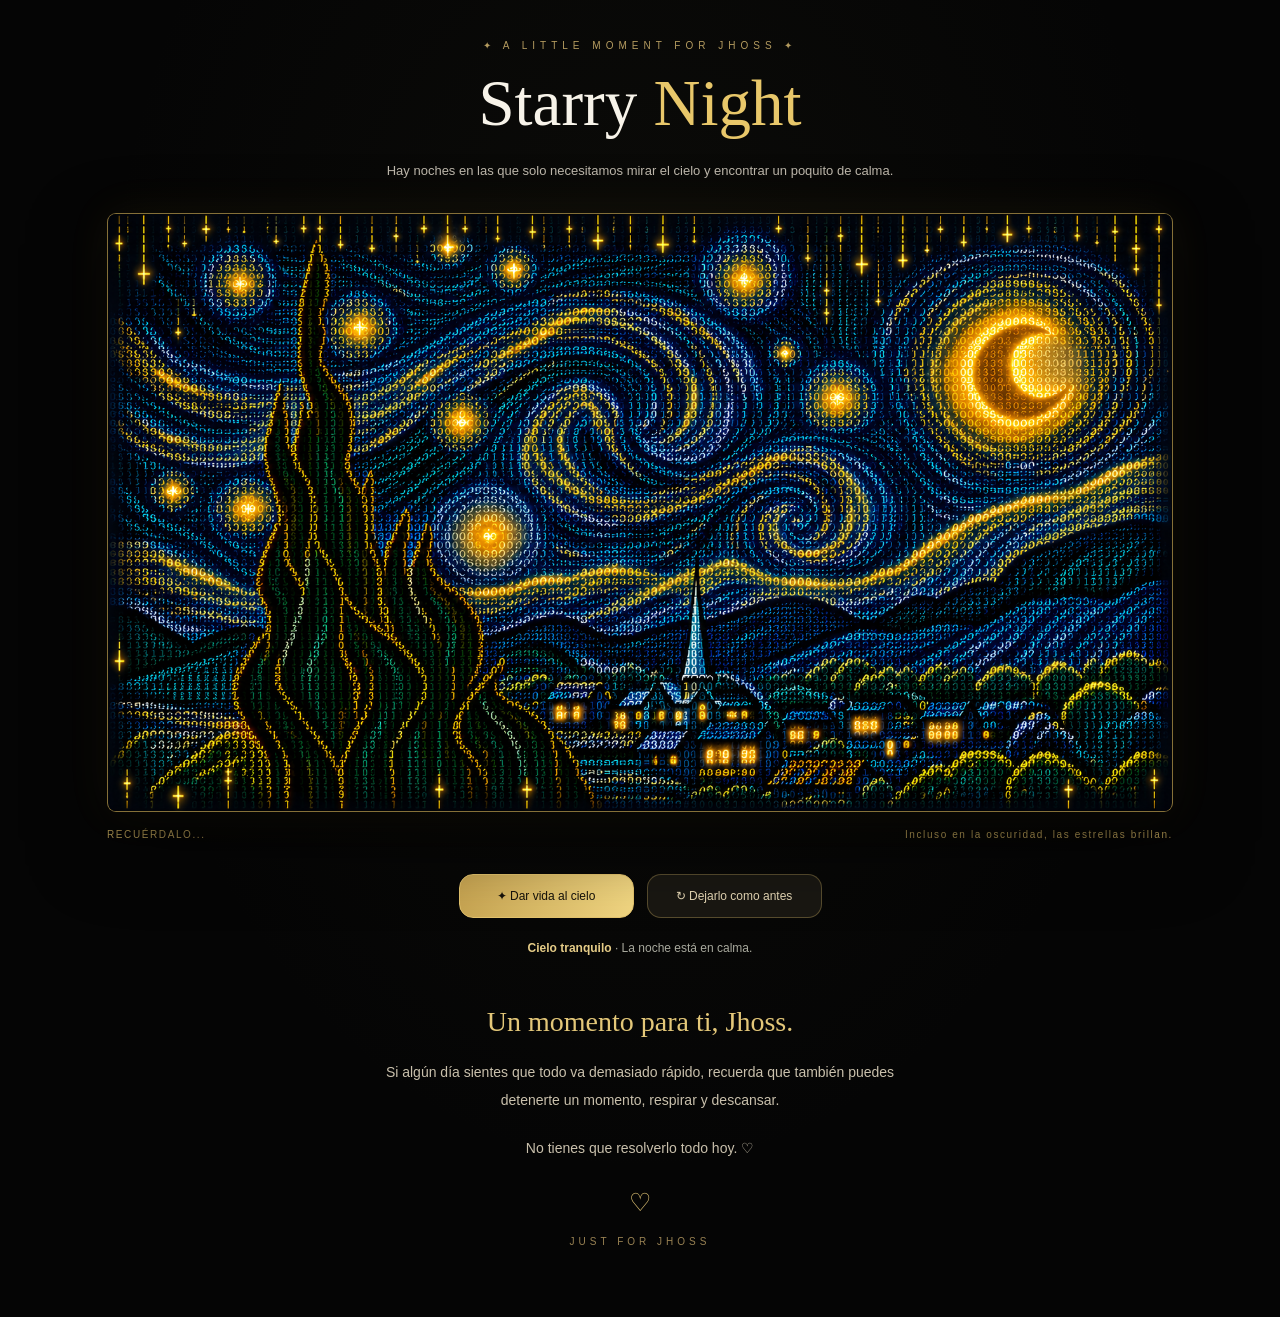
<file: noche-estrellada.html>
<!DOCTYPE html>
<html lang="es">
<head>
<meta charset="UTF-8">
<meta name="viewport" content="width=device-width, initial-scale=1.0">

<title>Starry Night | Jhoss</title>

<style>

/* ==========================================
   STARRY NIGHT - JHOSS
   NEGRO · AZUL · DORADO
========================================== */

:root {
  --negro:#050507;
  --dorado:#e8c76a;
  --dorado2:#ffe5a1;
  --azul:#75c5ee;
  --blanco:#f7f3e9;
  --gris:#aaa69d;
}

* {
  margin:0;
  padding:0;
  box-sizing:border-box;
}

html {
  scroll-behavior:smooth;
}

body {
  min-height:100vh;
  overflow-x:hidden;

  background:
    radial-gradient(
      ellipse at 50% 30%,
      rgba(61,60,35,.12),
      transparent 60%
    ),
    #050505;

  color:var(--blanco);

  font-family:
    "Segoe UI",
    Arial,
    sans-serif;
}

/* ==========================================
   CONTENIDO
========================================== */

.pagina {
  width:min(1100px,100%);
  margin:auto;
  padding:40px 17px 70px;
  text-align:center;
}

.etiqueta {
  color:#b49b5f;
  letter-spacing:5px;
  font-size:10px;
}

h1 {
  margin:15px auto 0;
  font-family:Georgia,serif;
  font-weight:400;
  font-size:clamp(40px,7vw,65px);
}

h1 span {
  color:var(--dorado);
}

.intro {
  max-width:540px;
  margin:18px auto 29px;

  color:#bdb7ab;
  font-size:13px;
  line-height:1.9;
}

/* ==========================================
   CUADRO PRINCIPAL
========================================== */

.cuadro {
  position:relative;

  width:100%;
  aspect-ratio:16/9;

  margin:0 auto;
  overflow:hidden;

  border-radius:9px;

  border:
    1px solid rgba(228,190,91,.58);

  background:#03050a;

  box-shadow:
    0 30px 75px rgba(0,0,0,.5),
    0 0 45px rgba(232,181,61,.07);
}

/* IMAGEN ORIGINAL */

.imagen-estrellada {
  position:absolute;
  inset:0;

  width:100%;
  height:100%;

  object-fit:contain;

  opacity:0;
  transition:
    opacity 1s ease,
    filter 1.5s ease,
    transform 2s ease;

  transform:scale(1);
}

.imagen-estrellada.cargada {
  opacity:1;
}

/* MOVIMIENTO DE LA IMAGEN */

.cuadro.animado .imagen-estrellada {
  animation:
    cieloVivo 15s ease-in-out infinite alternate;

  filter:
    brightness(1.08)
    saturate(1.15);
}

@keyframes cieloVivo {

  0% {
    transform:
      scale(1)
      translate(0,0);
  }

  25% {
    transform:
      scale(1.025)
      translate(-.4%,.3%);
  }

  50% {
    transform:
      scale(1.045)
      translate(.3%,-.5%);
  }

  75% {
    transform:
      scale(1.025)
      translate(.4%,.2%);
  }

  100% {
    transform:
      scale(1)
      translate(0,0);
  }

}

/* ==========================================
   BRILLO SUAVE
========================================== */

.brillo-lunar {
  position:absolute;

  width:28%;
  aspect-ratio:1;

  top:7%;
  right:1%;

  border-radius:50%;

  background:
    radial-gradient(
      circle,
      rgba(255,218,105,.24),
      rgba(255,198,73,.08) 43%,
      transparent 75%
    );

  filter:blur(27px);

  opacity:0;
  pointer-events:none;

  mix-blend-mode:screen;
}

.cuadro.animado .brillo-lunar {
  animation:
    pulsoLunar 5s ease-in-out infinite;
}

@keyframes pulsoLunar {

  0%,100% {
    opacity:.25;
    transform:scale(.9);
  }

  50% {
    opacity:.85;
    transform:scale(1.2);
  }

}

/* ==========================================
   ESTRELLAS LUMINOSAS
========================================== */

.estrellas {
  position:absolute;
  inset:0;

  overflow:hidden;
  pointer-events:none;
}

.estrella {
  position:absolute;

  width:5px;
  height:5px;

  border-radius:50%;

  background:#fff3c3;

  box-shadow:
    0 0 9px #ffe5a1,
    0 0 20px rgba(255,217,99,.8);

  opacity:0;
}

.cuadro.animado .estrella {
  animation:
    parpadear 3s ease-in-out infinite;
}

@keyframes parpadear {

  0%,100% {
    opacity:.05;
    transform:scale(.6);
  }

  50% {
    opacity:.85;
    transform:scale(1.5);
  }

}

/* ==========================================
   ESTRELLAS FUGACES
========================================== */

.meteoros {
  position:absolute;
  inset:0;

  overflow:hidden;
  pointer-events:none;
}

.meteoro {
  position:absolute;

  width:145px;
  height:2px;

  opacity:0;

  background:
    linear-gradient(
      90deg,
      transparent,
      rgba(174,222,255,.25),
      rgba(240,249,255,.95)
    );

  border-radius:999px;

  box-shadow:
    0 0 8px rgba(174,222,255,.6);

  transform:rotate(-30deg);
}

.meteoro::after {
  content:"";

  position:absolute;
  right:0;
  top:50%;

  width:5px;
  height:5px;

  transform:translateY(-50%);

  border-radius:50%;
  background:#ffffff;

  box-shadow:
    0 0 12px #ffffff,
    0 0 22px #8bd9ff;
}

/* POSICIONES */

.m1 {
  top:12%;
  left:72%;
}

.m2 {
  top:34%;
  left:95%;
}

.m3 {
  top:6%;
  left:48%;
}

/* SOLO APARECEN EN MODO MOVIMIENTO */

.cuadro.animado .m1 {
  animation:
    estrellaFugaz 8s linear infinite;
  animation-delay:1s;
}

.cuadro.animado .m2 {
  animation:
    estrellaFugaz 11s linear infinite;
  animation-delay:5s;
}

.cuadro.animado .m3 {
  animation:
    estrellaFugaz 14s linear infinite;
  animation-delay:9s;
}

@keyframes estrellaFugaz {

  0%,72% {
    opacity:0;

    transform:
      translate(0,0)
      rotate(-30deg);
  }

  74% {
    opacity:1;
  }

  81% {
    opacity:.9;

    transform:
      translate(-220px,130px)
      rotate(-30deg);
  }

  85%,100% {
    opacity:0;

    transform:
      translate(-340px,200px)
      rotate(-30deg);
  }

}

/* ==========================================
   ERROR DE IMAGEN
========================================== */

#errorImagen {
  position:absolute;
  inset:0;

  display:none;
  align-items:center;
  justify-content:center;

  padding:25px;

  background:#03050a;
  color:#e8c76a;

  font-family:Georgia,serif;
  font-size:16px;
  line-height:1.8;
}

/* ==========================================
   TEXTO BAJO EL CUADRO
========================================== */

.descripcion-cuadro {
  display:flex;

  justify-content:space-between;

  gap:15px;
  margin-top:17px;

  color:#b49a56;

  font-size:10px;
  letter-spacing:1.6px;
}

.descripcion-cuadro span:last-child {
  text-align:right;
}

/* ==========================================
   BOTONES
========================================== */

.controles {
  display:flex;
  justify-content:center;
  flex-wrap:wrap;

  gap:13px;
  margin:34px auto 0;
}

.boton {
  min-width:175px;

  padding:14px 20px;

  border-radius:14px;

  border:
    1px solid rgba(231,198,109,.3);

  background:
    rgba(27,25,19,.95);

  color:#e4d6b4;

  font-size:12px;
  font-weight:500;

  cursor:pointer;

  transition:.3s;
}

.boton:hover {
  transform:translateY(-2px);

  border-color:#e5c87d;

  background:#302a1d;
}

.boton.principal {
  background:
    linear-gradient(
      100deg,
      #c7a451,
      #f2d782
    );

  color:#16120a;

  border-color:#e3c36d;
}

.boton:disabled {
  opacity:.5;
  cursor:not-allowed;
}

.estado {
  margin-top:20px;

  color:#a8a99d;
  font-size:12px;
  line-height:1.8;
}

.estado strong {
  color:#e5cc87;
}

/* ==========================================
   MENSAJE PARA JHOSS
========================================== */

.mensaje {
  max-width:540px;
  margin:46px auto 0;
}

.mensaje h2 {
  color:#e3c779;

  font-family:Georgia,serif;

  font-size:clamp(23px,4vw,28px);
  font-weight:400;
}

.mensaje p {
  margin-top:20px;

  color:#c9c0ac;

  font-size:14px;
  line-height:2;
}

.corazon {
  margin-top:26px;

  color:#e2c575;
  font-size:25px;
}

.firma {
  margin-top:19px;

  color:#998253;

  font-size:10px;
  letter-spacing:4px;
}

/* ==========================================
   CELULAR
========================================== */

@media(max-width:600px) {

  .pagina {
    padding:30px 12px 55px;
  }

  .intro {
    font-size:12px;
  }

  .descripcion-cuadro {
    font-size:8px;
    letter-spacing:.5px;
  }

  .boton {
    min-width:145px;
    font-size:11px;
  }

  .mensaje p {
    font-size:13px;
  }

  .meteoro {
    width:85px;
  }

}

@media(prefers-reduced-motion:reduce) {

  *,*::before,*::after {
    animation:none!important;
    transition:none!important;
  }

}

</style>
</head>

<body>

<main class="pagina">

  <div class="etiqueta">
    ✦ A LITTLE MOMENT FOR JHOSS ✦
  </div>

  <h1>
    Starry <span>Night</span>
  </h1>

  <p class="intro">
    Hay noches en las que solo necesitamos
    mirar el cielo y encontrar un poquito de calma.
  </p>


  <!-- =====================================
       IMAGEN PRINCIPAL
  ===================================== -->

  <section class="cuadro" id="cuadro">

    <!-- ÚNICA IMAGEN -->

    <img
      src="estrellada.png"
      alt="Noche estrellada de números luminosos azules y dorados"
      class="imagen-estrellada"
      id="imagenEstrellada"
    >


    <!-- BRILLO DE LA LUNA -->

    <div class="brillo-lunar"></div>


    <!-- ESTRELLAS PEQUEÑAS -->

    <div class="estrellas" id="estrellas"></div>


    <!-- ESTRELLAS FUGACES -->

    <div class="meteoros">

      <span class="meteoro m1"></span>

      <span class="meteoro m2"></span>

      <span class="meteoro m3"></span>

    </div>


    <!-- ERROR -->

    <div id="errorImagen">

      No se encontró la imagen estrellada.png.
      Comprueba que esté guardada
      en la misma carpeta que este archivo.

    </div>

  </section>


  <!-- TEXTO INFERIOR -->

  <div class="descripcion-cuadro">

    <span>RECUÉRDALO...</span>

    <span>
      Incluso en la oscuridad,
      las estrellas brillan.
    </span>

  </div>


  <!-- =====================================
       CONTROLES
  ===================================== -->

  <div class="controles">

    <button
      class="boton principal"
      id="botonMovimiento">

      ✦ Dar vida al cielo

    </button>

    <button
      class="boton"
      id="botonReiniciar">

      ↻ Dejarlo como antes

    </button>

  </div>


  <p class="estado" id="estado">

    <strong>Cielo tranquilo</strong>
    · La noche está en calma.

  </p>


  <!-- =====================================
       MENSAJE
  ===================================== -->

  <section class="mensaje">

    <h2>
      Un momento para ti, Jhoss.
    </h2>

    <p>
      Si algún día sientes que todo va
      demasiado rápido, recuerda que
      también puedes detenerte un momento,
      respirar y descansar.
    </p>

    <p>
      No tienes que resolverlo todo hoy. ♡
    </p>

  </section>


  <div class="corazon">
    ♡
  </div>

  <div class="firma">
    JUST FOR JHOSS
  </div>

</main>


<script>

/* ==========================================
   ELEMENTOS
========================================== */

const cuadro = document.getElementById(
  "cuadro"
);

const imagen = document.getElementById(
  "imagenEstrellada"
);

const botonMovimiento = document.getElementById(
  "botonMovimiento"
);

const botonReiniciar = document.getElementById(
  "botonReiniciar"
);

const estado = document.getElementById(
  "estado"
);

const errorImagen = document.getElementById(
  "errorImagen"
);

const estrellas = document.getElementById(
  "estrellas"
);


/* ==========================================
   CARGAR IMAGEN
========================================== */

function imagenCargada() {

  imagen.classList.add("cargada");

  errorImagen.style.display = "none";

  avisarAltura();

}

function imagenError() {

  imagen.classList.remove("cargada");

  errorImagen.style.display = "flex";

  botonMovimiento.disabled = true;

}

imagen.addEventListener(
  "load",
  imagenCargada
);

imagen.addEventListener(
  "error",
  imagenError
);

if(imagen.complete) {

  if(imagen.naturalWidth > 0) {

    imagenCargada();

  } else {

    imagenError();

  }

}


/* ==========================================
   CREAR ESTRELLAS LUMINOSAS
========================================== */

const posiciones = [

  [8,16],
  [16,32],
  [27,12],
  [38,23],
  [48,8],
  [59,29],
  [68,13],
  [79,24],
  [88,11],
  [92,39],
  [13,63],
  [29,48],
  [44,61],
  [56,45],
  [73,57],
  [84,71],
  [40,83],
  [64,79]

];

posiciones.forEach((posicion,i) => {

  const estrella = document.createElement(
    "span"
  );

  estrella.className = "estrella";

  estrella.style.left = posicion[0] + "%";

  estrella.style.top = posicion[1] + "%";

  estrella.style.animationDelay =
    (i * .37) + "s";

  estrella.style.animationDuration =
    (2.5 + (i % 5) * .6) + "s";

  estrellas.appendChild(estrella);

});


/* ==========================================
   ACTIVAR MOVIMIENTO
========================================== */

function activarMovimiento() {

  if(!imagen.naturalWidth) return;

  cuadro.classList.add("animado");

  botonMovimiento.textContent =
    "☾ Dejar el cielo tranquilo";

  estado.innerHTML =
    "<strong>Cielo en movimiento</strong> " +
    "· Las estrellas están brillando.";

}


/* ==========================================
   DETENER MOVIMIENTO
========================================== */

function detenerMovimiento() {

  cuadro.classList.remove("animado");

  botonMovimiento.textContent =
    "✦ Dar vida al cielo";

  estado.innerHTML =
    "<strong>Cielo tranquilo</strong> " +
    "· La noche está en calma.";

}


/* ==========================================
   BOTONES
========================================== */

botonMovimiento.addEventListener(
  "click",
  () => {

    if(cuadro.classList.contains("animado")) {

      detenerMovimiento();

    } else {

      activarMovimiento();

    }

  }
);

botonReiniciar.addEventListener(
  "click",
  detenerMovimiento
);


/* ==========================================
   RESPETAR MOVIMIENTO REDUCIDO
========================================== */

const movimientoReducido = window.matchMedia(
  "(prefers-reduced-motion: reduce)"
);

if(movimientoReducido.matches) {

  detenerMovimiento();

}


/* ==========================================
   AJUSTAR ALTURA EN INDEX
========================================== */

function avisarAltura() {

  requestAnimationFrame(() => {

    if(window.parent !== window) {

      window.parent.postMessage({

        tipo:"alturaPagina",

        altura:document.documentElement.scrollHeight

      },window.location.origin);

    }

  });

}

window.addEventListener(
  "load",
  avisarAltura
);

window.addEventListener(
  "resize",
  avisarAltura
);

</script>

</body>
</html>
</file>
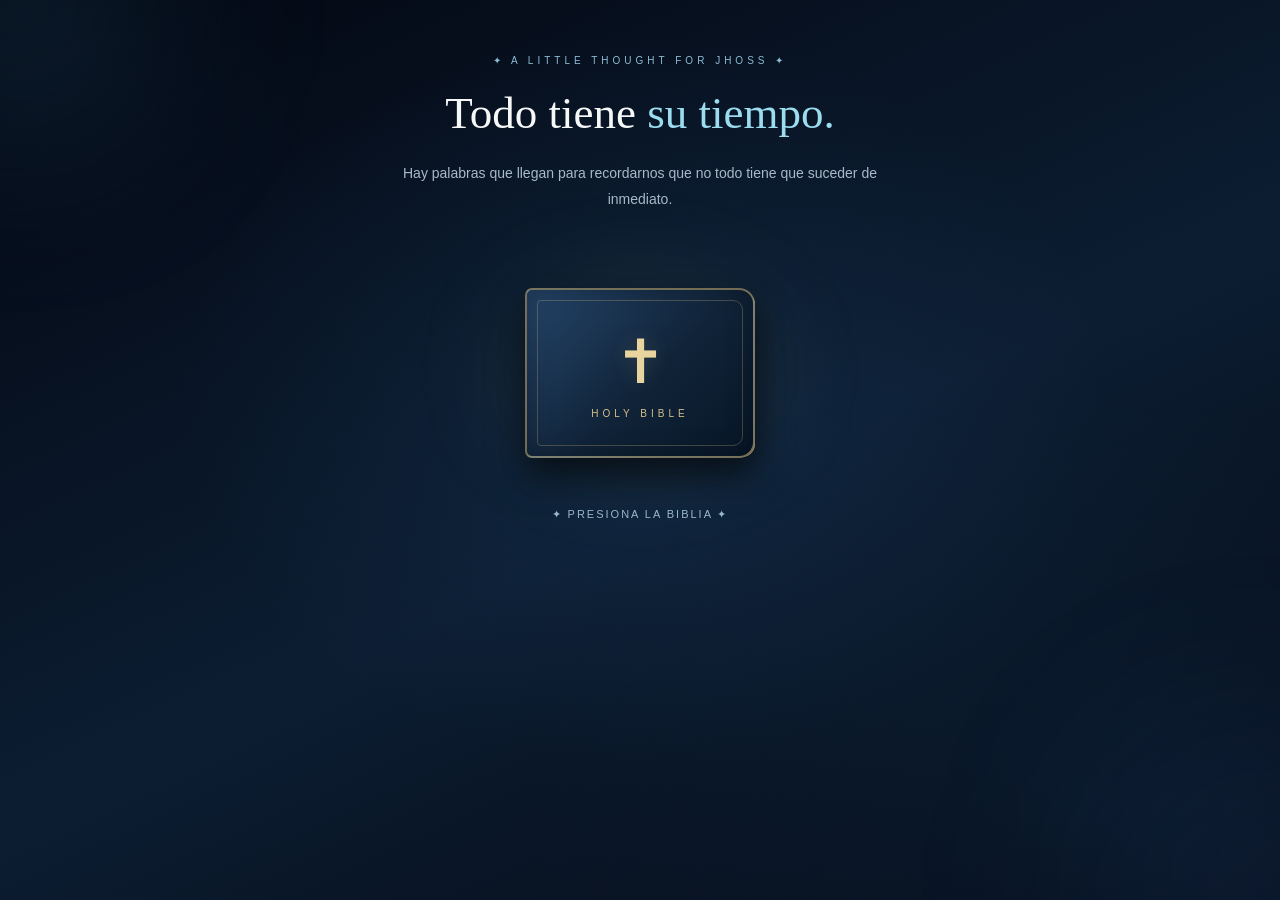
<file: pensamientos.html>
<!DOCTYPE html>
<html lang="es">
<head>

<meta charset="UTF-8">
<meta name="viewport" content="width=device-width, initial-scale=1.0">

<title>Un tiempo para todo | Jhoss</title>

<style>

/* ==========================================
   JHOSS - PENSAMIENTOS
   ECLESIASTÉS 3:1
========================================== */

:root {
  --negro:#050913;
  --marino:#10243b;
  --azul:#205b82;
  --celeste:#9bdcef;
  --dorado:#dbca99;
  --blanco:#f6f7f7;
  --gris:#a8b9ca;
}

* {
  margin:0;
  padding:0;
  box-sizing:border-box;
}

html {
  scroll-behavior:smooth;
}

body {
  min-height:100vh;
  overflow-x:hidden;

  font-family:"Segoe UI",Arial,sans-serif;
  color:var(--blanco);

  background:
    radial-gradient(
      ellipse at 50% 44%,
      rgba(35,91,137,.18),
      transparent 51%
    ),
    radial-gradient(
      ellipse at 85% 90%,
      rgba(34,89,134,.12),
      transparent 36%
    ),
    linear-gradient(
      155deg,
      #030711,
      #0c1d32 55%,
      #050914
    );
}

/* ==========================================
   FONDO
========================================== */

.fondo {
  position:fixed;
  inset:0;
  overflow:hidden;
  pointer-events:none;
  z-index:-1;
}

.luz {
  position:absolute;
  border-radius:50%;
  filter:blur(85px);
  animation:respirar 8s ease-in-out infinite;
}

.luz.uno {
  width:300px;
  height:300px;
  top:-140px;
  left:-130px;
  background:rgba(69,146,195,.12);
}

.luz.dos {
  width:360px;
  height:360px;
  bottom:-170px;
  right:-160px;
  background:rgba(43,91,163,.12);
  animation-delay:3s;
}

@keyframes respirar {
  0%,100% {
    opacity:.3;
    transform:scale(1);
  }
  50% {
    opacity:.8;
    transform:scale(1.18);
  }
}

.particula {
  position:absolute;
  width:2px;
  height:2px;
  border-radius:50%;
  background:#e3f1ff;
  box-shadow:0 0 8px rgba(182,219,255,.7);
  opacity:0;
  animation:flotar linear infinite;
}

@keyframes flotar {
  0% {
    transform:translateY(100vh);
    opacity:0;
  }
  20% {opacity:.55}
  80% {opacity:.25}
  100% {
    transform:translateY(-10vh);
    opacity:0;
  }
}

/* ==========================================
   CONTENIDO PRINCIPAL
========================================== */

.pagina {
  min-height:100vh;
  padding:55px 18px 85px;

  display:flex;
  justify-content:center;
}

.contenido {
  width:min(760px,100%);
  text-align:center;
}

.etiqueta {
  color:#8bbcd4;
  font-size:10px;
  letter-spacing:4px;
  margin-bottom:18px;
}

h1 {
  font-family:Georgia,"Times New Roman",serif;
  font-size:clamp(30px,5vw,45px);
  font-weight:400;
  line-height:1.3;
}

h1 span {
  color:var(--celeste);
}

.introduccion {
  max-width:490px;
  margin:17px auto 0;
  color:var(--gris);
  font-size:14px;
  line-height:1.9;
}

.separador {
  width:85px;
  height:1px;
  margin:32px auto;
  background:linear-gradient(
    90deg,
    transparent,
    #88b8c9,
    transparent
  );
}

/* ==========================================
   BIBLIA INTERACTIVA
========================================== */

.libro-escena {
  position:relative;
  width:min(410px,100%);
  height:260px;
  margin:30px auto 0;
  display:flex;
  align-items:center;
  justify-content:center;
  perspective:900px;
}

.resplandor-libro {
  position:absolute;
  width:260px;
  height:160px;
  border-radius:50%;
  background:rgba(211,174,99,.10);
  filter:blur(55px);
  animation:respirar 5s ease-in-out infinite;
}

/* BOTÓN DEL LIBRO */

.libro {
  position:relative;
  width:230px;
  height:170px;

  cursor:pointer;
  border:none;
  background:transparent;

  transform-style:preserve-3d;
  transition:transform .6s ease;
}

.libro:hover {
  transform:translateY(-5px);
}

.libro:focus-visible {
  outline:2px solid var(--celeste);
  outline-offset:12px;
  border-radius:12px;
}

/* TAPA */

.tapa {
  position:absolute;
  inset:0;

  border-radius:7px 16px 16px 7px;

  background:
    linear-gradient(
      135deg,
      #25456a,
      #102338 55%,
      #071627
    );

  border:2px solid rgba(212,187,124,.52);

  box-shadow:
    0 18px 38px rgba(0,0,0,.45),
    inset 0 0 24px rgba(0,0,0,.3);

  transform-origin:left center;

  transition:transform 1.1s ease;
  z-index:3;

  display:flex;
  align-items:center;
  justify-content:center;
  flex-direction:column;
}

.tapa::before {
  content:"";
  position:absolute;
  inset:10px;
  border:1px solid rgba(225,199,135,.25);
  border-radius:4px 10px 10px 4px;
}

.cruz {
  position:relative;
  color:#e8d49e;
  font-size:61px;
  font-family:Georgia,serif;
  text-shadow:0 0 22px rgba(235,200,119,.15);
}

.nombre-libro {
  color:#d5bf89;
  font-size:10px;
  letter-spacing:4px;
  margin-top:10px;
}

/* PÁGINAS */

.paginas {
  position:absolute;
  inset:6px 2px 3px 7px;
  border-radius:3px 11px 11px 3px;

  background:
    repeating-linear-gradient(
      to bottom,
      #e9debf 0px,
      #e9debf 4px,
      #c6b992 5px
    );

  box-shadow:
    0 0 0 2px #c4b58b,
    0 12px 30px rgba(0,0,0,.35);
}

.pagina-interior {
  position:absolute;
  inset:11px 10px 8px 12px;
  background:#ede2c9;
  border-radius:4px 10px 10px 4px;
  display:flex;
  justify-content:center;
  align-items:center;
  color:#7a613d;
  font-family:Georgia,serif;
  font-size:15px;
  text-align:center;
  padding:20px;
}

/* AL ABRIR */

.libro.abierto .tapa {
  transform:rotateY(-155deg);
}

.libro.abierto {
  transform:translateX(40px);
}

.instruccion {
  margin-top:5px;
  font-size:11px;
  letter-spacing:2px;
  color:#9bbacb;
}

/* ==========================================
   VERSÍCULO
========================================== */

#versiculo {
  max-width:650px;
  margin:36px auto 0;
  display:none;
}

#versiculo.visible {
  display:block;
  animation:aparecer 1.1s ease both;
}

@keyframes aparecer {
  from {
    opacity:0;
    transform:translateY(22px);
  }
  to {
    opacity:1;
    transform:translateY(0);
  }
}

.referencia {
  color:#d8c392;
  font-size:12px;
  letter-spacing:3px;
}

.texto-versiculo {
  margin:23px auto 0;
  font-family:Georgia,serif;
  color:#f5f1e7;
  font-size:clamp(21px,4vw,29px);
  line-height:1.7;
  font-weight:400;
}

.texto-versiculo span {
  color:#e1cc98;
}

.reflexion {
  margin:35px auto 0;
  max-width:570px;
}

.reflexion h2 {
  font-family:Georgia,serif;
  font-weight:400;
  color:var(--celeste);
  font-size:25px;
}

.reflexion p {
  margin-top:18px;
  color:#bdcddd;
  line-height:2;
  font-size:14px;
}

.destacado {
  color:#dcecf2 !important;
}

.final {
  margin:38px auto 0;
  color:#9ed9e8;
  font-family:Georgia,serif;
  font-size:18px;
  line-height:1.8;
}

.firma {
  margin-top:32px;
  font-size:10px;
  letter-spacing:3px;
  color:#789aad;
}

/* ==========================================
   CELULARES
========================================== */

@media(max-width:600px) {
  .pagina {
    padding-top:40px;
  }

  .libro-escena {
    height:235px;
  }

  .libro {
    width:205px;
    height:150px;
  }

  .libro.abierto {
    transform:translateX(30px);
  }

  .introduccion,
  .reflexion p {
    font-size:13px;
  }

  .texto-versiculo {
    font-size:23px;
  }
}

@media(prefers-reduced-motion:reduce) {
  *,*::before,*::after {
    animation:none!important;
    transition:none!important;
  }
}

</style>
</head>

<body>

<!-- FONDO -->

<div class="fondo" id="fondo">
  <div class="luz uno"></div>
  <div class="luz dos"></div>
</div>


<main class="pagina">

<section class="contenido">

  <div class="etiqueta">
    ✦ A LITTLE THOUGHT FOR JHOSS ✦
  </div>

  <h1>
    Todo tiene <span>su tiempo.</span>
  </h1>

  <p class="introduccion">
    Hay palabras que llegan para recordarnos
    que no todo tiene que suceder de inmediato.
  </p>


  <!-- BIBLIA -->

  <div class="libro-escena">

    <div class="resplandor-libro"></div>

    <button
      class="libro"
      id="libro"
      aria-label="Abrir la Biblia"
      aria-expanded="false"
      aria-controls="versiculo">

      <div class="paginas">
        <div class="pagina-interior">
          Un tiempo para todo
        </div>
      </div>

      <div class="tapa">
        <div class="cruz">✝</div>
        <div class="nombre-libro">HOLY BIBLE</div>
      </div>

    </button>

  </div>

  <p class="instruccion" id="instruccion">
    ✦ PRESIONA LA BIBLIA ✦
  </p>


  <!-- VERSÍCULO -->

  <section id="versiculo">

    <div class="separador"></div>

    <div class="referencia">
      ECLESIASTÉS 3:1 
    </div>

    <p class="texto-versiculo">
      «Todo tiene su tiempo, y todo lo que se quiere
      debajo del cielo <span>tiene su hora</span>».
    </p>

    <div class="separador"></div>


    <!-- REFLEXIÓN PARA JHOSS -->

    <div class="reflexion">

      <h2>Un pequeño recordatorio para ti, Jhoss.</h2>

      <p>
        A veces queremos que nuestros sueños
        se hagan realidad lo más pronto posible,
        y cuando las cosas tardan en llegar,
        podemos sentir que no estamos avanzando.
      </p>

      <p>
        Pero recuerda que no todo florece
        en la misma estación.
        Hay momentos para aprender,
        para crecer, para descansar
        y también para recibir
        aquello por lo que tanto hemos trabajado.
      </p>

      <p>
        No te desesperes por lo que todavía no llega.
        Sigue caminando con paciencia,
        poniendo tu esfuerzo en cada paso
        y confiando en los tiempos de Dios.
      </p>

      <p class="destacado">
        Que la espera nunca te haga abandonar
        tus sueños, y que la fe te acompañe
        incluso cuando todavía no puedas ver
        el camino completo.
      </p>

    </div>


    <div class="final">
      Sigue caminando, sigue creyendo
      y nunca dejes de soñar. ♡
    </div>

    <div class="firma">
      JUST FOR JHOSS · WITH CARE
    </div>

  </section>

</section>
</main>


<script>

/* ==========================================
   PARTÍCULAS
========================================== */

const fondo=document.getElementById("fondo");

for(let i=0;i<24;i++) {
  const punto=document.createElement("span");

  punto.className="particula";

  punto.style.left=Math.random()*100+"%";

  punto.style.animationDuration=
    (9+Math.random()*11)+"s";

  punto.style.animationDelay=
    (-Math.random()*20)+"s";

  fondo.appendChild(punto);
}


/* ==========================================
   ABRIR LA BIBLIA
========================================== */

const libro=document.getElementById("libro");
const versiculo=document.getElementById("versiculo");
const instruccion=document.getElementById("instruccion");

let abierto=false;

libro.addEventListener("click",()=>{

  if(abierto) return;

  abierto=true;

  libro.classList.add("abierto");
  libro.setAttribute("aria-expanded","true");

  instruccion.textContent=
    "✦ UN MENSAJE PARA TI ✦";

  setTimeout(()=>{

    versiculo.classList.add("visible");

    avisarAltura();

    setTimeout(()=>{
      versiculo.scrollIntoView({
        behavior:"smooth",
        block:"nearest"
      });
    },150);

  },850);

});


/* ==========================================
   AJUSTAR ALTURA PARA EL INDEX
========================================== */

function avisarAltura() {

  requestAnimationFrame(()=>{

    window.parent.postMessage({
      tipo:"alturaPagina",
      altura:document.documentElement.scrollHeight
    },window.location.origin);

  });

}

window.addEventListener("load",avisarAltura);
window.addEventListener("resize",avisarAltura);

</script>

</body>
</html>
</file>
<file: estilos.css>
:root {
  --negro:#050b14;
  --marino:#0f263e;
  --azul:#176a97;
  --cielo:#78d7f0;
  --hielo:#c9f1fb;
  --blanco:#f5faff;
  --gris:#9cb4c6;
}

* {
  margin:0;
  padding:0;
  box-sizing:border-box;
}

html {
  scroll-behavior:smooth;
}

body {
  min-height:100vh;
  color:var(--blanco);
  font-family:"Segoe UI",Arial,sans-serif;
  background:
    radial-gradient(
      ellipse at 10% 10%,
      rgba(31,112,161,.22),
      transparent 38%
    ),
    radial-gradient(
      ellipse at 90% 80%,
      rgba(17,90,139,.20),
      transparent 40%
    ),
    linear-gradient(
      145deg,
      #050b14,
      #10283f 55%,
      #050d1b
    );
  overflow-x:hidden;
}

.fondo-oceano {
  position:fixed;
  inset:0;
  overflow:hidden;
  pointer-events:none;
  z-index:-1;
}

.resplandor {
  position:absolute;
  width:340px;
  height:340px;
  border-radius:50%;
  filter:blur(100px);
  opacity:.25;
  animation:respirar 9s ease-in-out infinite;
}

.resplandor.uno {
  top:-150px;
  left:-100px;
  background:#298ac2;
}

.resplandor.dos {
  right:-150px;
  bottom:-150px;
  background:#17518b;
  animation-delay:3s;
}

@keyframes respirar {
  0%,100% {transform:scale(1);opacity:.18}
  50% {transform:scale(1.2);opacity:.38}
}

.contenido {
  max-width:850px;
  margin:0 auto;
  padding:65px 22px 90px;
  text-align:center;
  animation:aparecer .65s ease both;
}

@keyframes aparecer {
  from {
    opacity:0;
    transform:translateY(16px);
  }
  to {
    opacity:1;
    transform:translateY(0);
  }
}

.etiqueta {
  color:#80cbe2;
  letter-spacing:4px;
  font-size:10px;
  text-transform:uppercase;
}

.titulo {
  margin:22px auto 0;
  font-family:Georgia,"Times New Roman",serif;
  font-size:clamp(30px,5vw,47px);
  font-weight:400;
  line-height:1.32;
}

.titulo span {
  color:var(--cielo);
}

.descripcion {
  max-width:570px;
  margin:21px auto 0;
  color:#b5c9d9;
  line-height:2;
  font-size:14px;
}

.descripcion.destacada {
  color:#9ce2f0;
}

.decoracion {
  color:#79cce2;
  margin:32px auto;
  font-size:17px;
  letter-spacing:15px;
}

.separador {
  width:95px;
  height:1px;
  margin:32px auto;
  background:linear-gradient(
    90deg,
    transparent,
    #69b8d1,
    transparent
  );
}

.boton {
  display:inline-block;
  border:1px solid rgba(120,215,240,.33);
  border-radius:14px;
  background:rgba(22,86,125,.45);
  color:#e9faff;
  padding:12px 19px;
  font-size:13px;
  cursor:pointer;
  text-decoration:none;
  transition:.25s;
}

.boton:hover {
  background:rgba(35,120,165,.65);
  transform:translateY(-2px);
}

/* BUSCADOR */

.buscador {
  position:relative;
  max-width:560px;
  margin:32px auto 0;
}

.buscador input {
  width:100%;
  height:59px;
  padding:0 55px 0 21px;
  border-radius:19px;
  border:1px solid rgba(125,203,232,.30);
  outline:none;
  color:white;
  background:rgba(6,24,42,.75);
  font-size:14px;
  transition:.25s;
}

.buscador input::placeholder {
  color:#789cb2;
}

.buscador input:focus {
  border-color:#8bdcf0;
  box-shadow:0 0 25px rgba(91,197,232,.13);
}

.buscador svg {
  position:absolute;
  right:20px;
  top:18px;
  width:23px;
  height:23px;
  stroke:#84d9eb;
  fill:none;
  stroke-width:2;
  pointer-events:none;
}

.resultados {
  max-width:610px;
  margin:24px auto;
}

.resultado {
  width:100%;
  padding:17px 18px;
  margin-bottom:12px;
  border-radius:18px;
  border:1px solid rgba(130,202,227,.20);
  background:rgba(19,55,81,.55);
  color:white;
  cursor:pointer;
  text-align:left;
  display:flex;
  align-items:center;
  gap:15px;
  transition:.25s;
}

.resultado:hover {
  background:rgba(31,90,127,.65);
  border-color:#7ad2e7;
  transform:translateY(-2px);
}

.resultado-icono {
  font-size:25px;
}

.resultado-info {
  flex:1;
}

.resultado-info strong {
  display:block;
  font-size:15px;
}

.resultado-info small {
  display:block;
  margin-top:6px;
  font-size:12px;
  color:#9cb8c9;
}

.visor {
  display:none;
  width:100%;
  margin:25px auto;
}

.visor-arriba {
  display:flex;
  justify-content:space-between;
  align-items:center;
  gap:14px;
  margin-bottom:15px;
}

.visor-arriba h3 {
  color:var(--hielo);
  font-family:Georgia,serif;
  font-weight:400;
  font-size:24px;
}

.visor iframe {
  display:block;
  width:100%;
  height:680px;
  border:1px solid rgba(110,196,227,.25);
  border-radius:19px;
  background:#050505;
}

.ver-completo {
  display:inline-block;
  margin-top:17px;
  color:#9bddec;
  font-size:13px;
  text-decoration:none;
}

/* PENSAMIENTOS, CARTAS Y AGENDA */

.reflexion {
  max-width:590px;
  margin:34px auto;
  padding:5px 8px;
}

.reflexion h3 {
  font-family:Georgia,serif;
  color:var(--hielo);
  font-weight:400;
  font-size:24px;
}

.reflexion p {
  margin-top:16px;
  color:#b5cad9;
  font-size:14px;
  line-height:2;
}

.carta {
  max-width:600px;
  margin:35px auto;
  padding:24px 20px;
  border-bottom:1px solid rgba(115,197,223,.19);
}

.carta-icono {
  color:#84d9eb;
  font-size:28px;
  margin-bottom:16px;
}

.carta h3 {
  font-family:Georgia,serif;
  font-size:24px;
  font-weight:400;
}

.carta p {
  color:#b8ccda;
  margin-top:15px;
  line-height:2;
  font-size:14px;
}

.frase-agenda {
  max-width:620px;
  margin:20px auto;
  padding:29px 12px;
  border-bottom:1px solid rgba(129,207,229,.19);
}

.frase-agenda small {
  color:#82d2e6;
  letter-spacing:2px;
  font-size:11px;
}

.frase-agenda h3 {
  font-family:Georgia,serif;
  font-weight:400;
  font-size:22px;
  margin-top:14px;
}

.frase-agenda p {
  margin-top:16px;
  color:#ddebf1;
  line-height:1.9;
  font-family:Georgia,serif;
  font-size:18px;
}

.datos-agenda {
  display:flex;
  justify-content:center;
  flex-wrap:wrap;
  gap:18px;
  color:#8eafc2;
  margin-top:18px;
  font-size:12px;
}

.proxima p {
  color:#89a3b5;
}

@media(max-width:600px) {
  .contenido {
    padding:45px 15px 75px;
  }

  .titulo {
    font-size:31px;
  }

  .descripcion {
    font-size:13px;
    line-height:1.9;
  }

  .visor iframe {
    height:550px;
  }
}

@media(prefers-reduced-motion:reduce) {
  *,*::before,*::after {
    animation-duration:.01ms!important;
    transition-duration:.01ms!important;
  }
}
</file>
